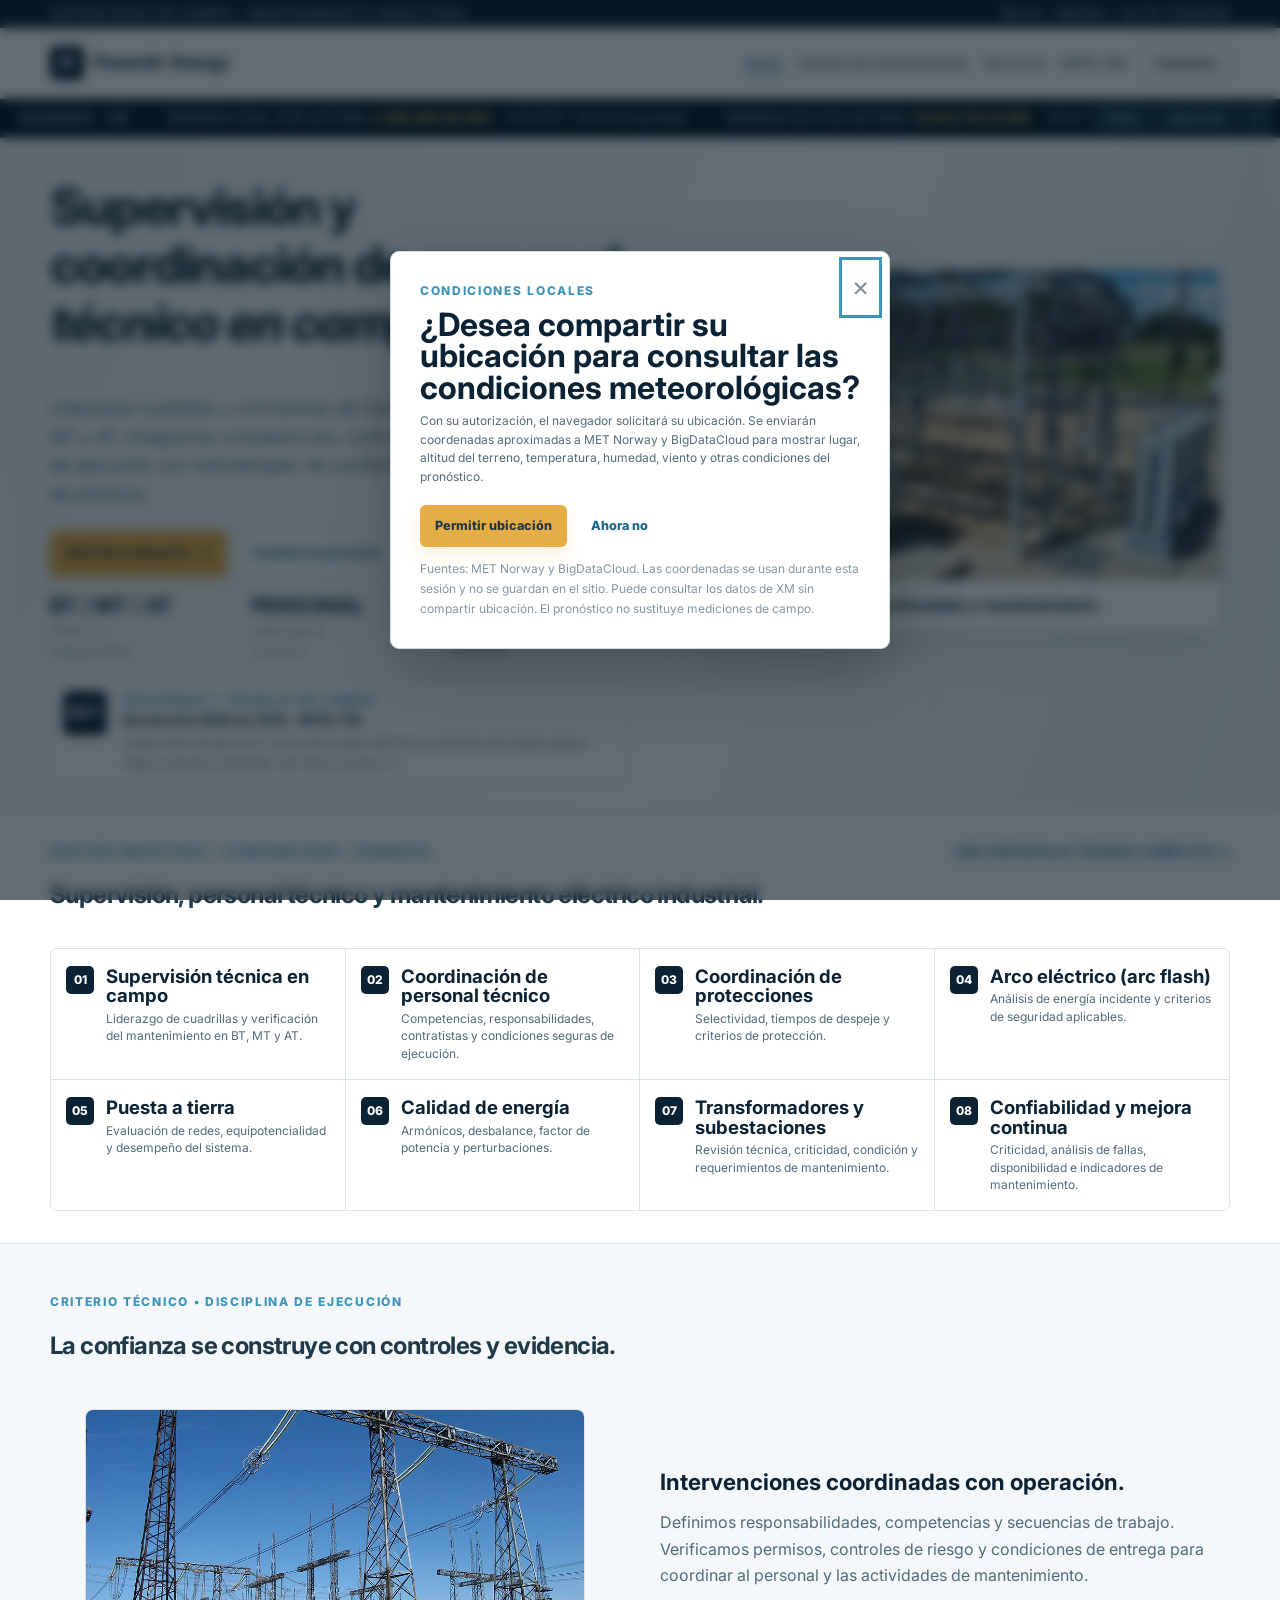
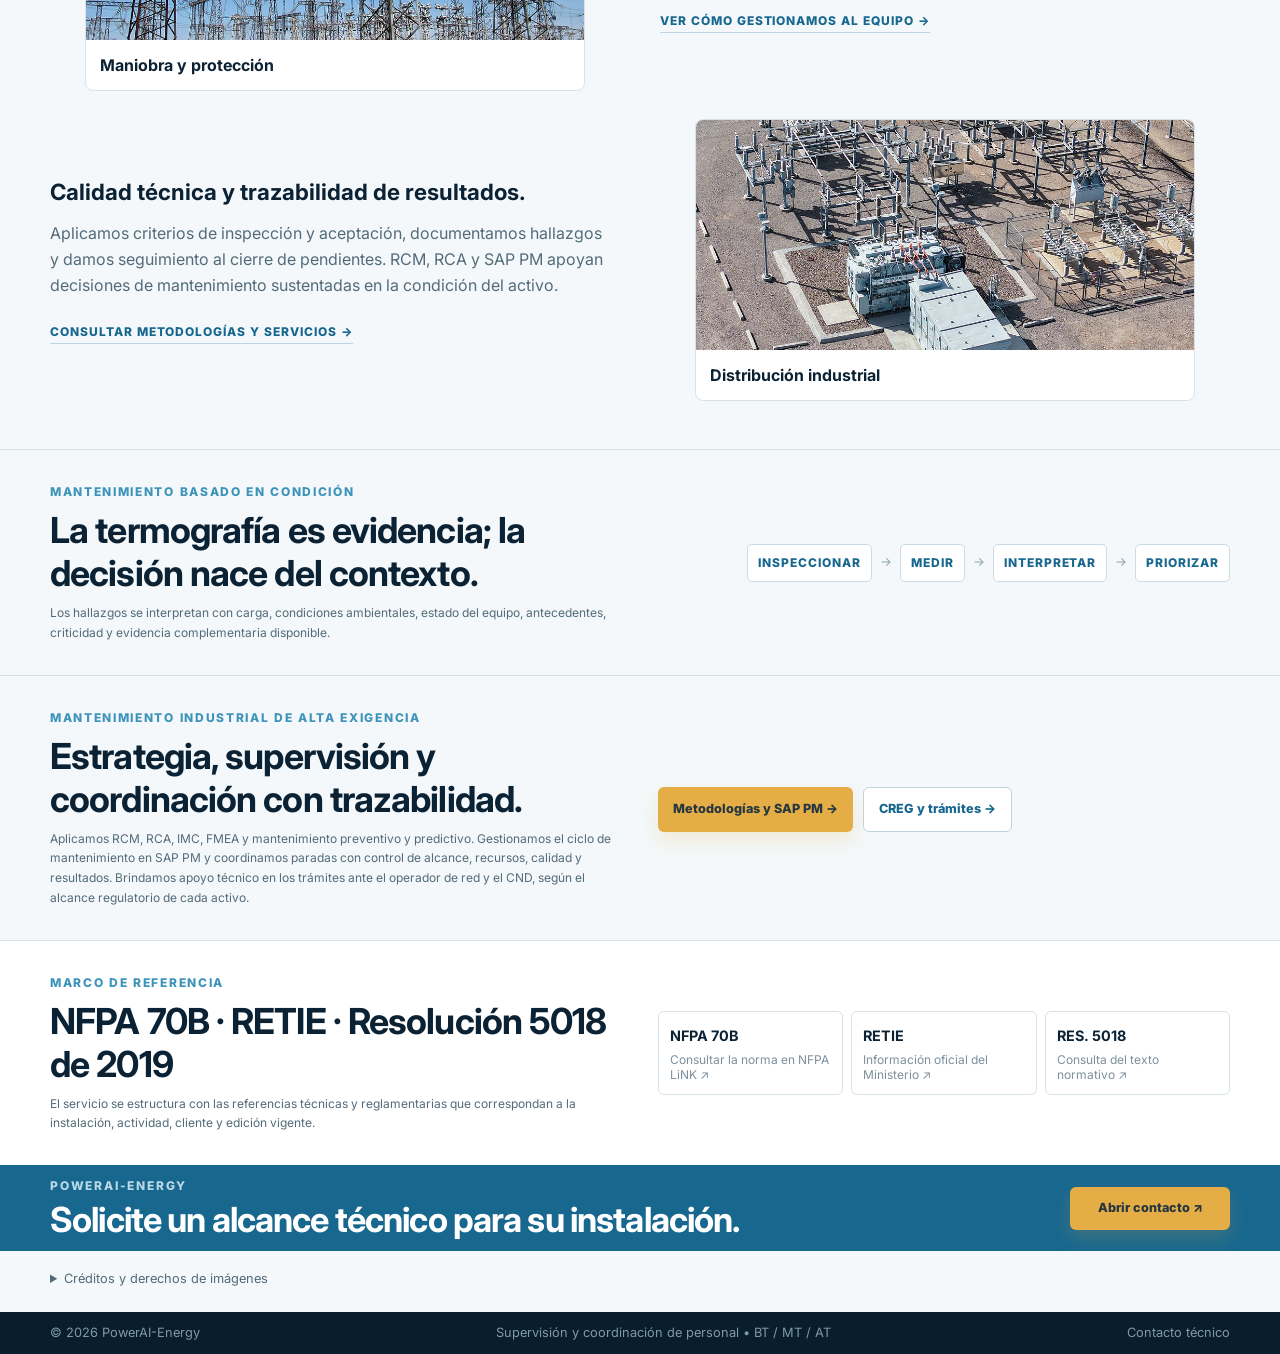
<file: index.html>
<!DOCTYPE html>
<html lang="es">
<head>
<meta charset="UTF-8">
<meta name="viewport" content="width=device-width, initial-scale=1.0">
<meta name="description" content="PowerAI-Energy | Gestión de mantenimiento eléctrico industrial y gerencia de sistemas de potencia en baja, media y alta tensión.">
<meta name="theme-color" content="#0b2235">
<link rel="icon" type="image/svg+xml" href="favicon.svg">
<title>PowerAI-Energy | Gestión de mantenimiento eléctrico industrial</title>
<link rel="preconnect" href="https://fonts.googleapis.com">
<link rel="preconnect" href="https://fonts.gstatic.com" crossorigin>
<link href="https://fonts.googleapis.com/css2?family=Inter:wght@400;500;600;700;800&display=swap" rel="stylesheet">
<link rel="stylesheet" href="styles.css?v=20261013-editorial-audit">
</head>
<body class="single-screen">

<header class="site-header">
  <div class="topbar"><div class="container topbar-inner"><span>SUPERVISIÓN EN CAMPO • MANTENIMIENTO INDUSTRIAL</span><span>BAJA • MEDIA • ALTA TENSIÓN</span></div></div>
  <nav class="nav container" aria-label="Navegación principal">
    <a class="brand" href="index.html" aria-current="page"><span class="brand-mark">P</span><span>PowerAI<span class="brand-dash">-</span>Energy</span></a>
    <button class="menu-toggle" aria-label="Abrir menú" aria-expanded="false" aria-controls="nav-links"><span></span><span></span><span></span></button>
    <div class="nav-links" id="nav-links">
      <a href="index.html" aria-current="page">Inicio</a>
      <a href="supervision.html">Gestión de mantenimiento</a>
      <a href="servicios.html">Servicios</a>
      <a href="nfpa70b.html">NFPA 70B</a>
      <a class="nav-cta" href="contacto.html">Contacto</a>
    </div>
  </nav>
</header>

<div class="live-data-ticker" aria-label="Datos técnicos del sistema eléctrico y condiciones meteorológicas">
  <div class="ticker-viewport" tabindex="0" aria-label="Indicadores desplazables">
    <div class="ticker-track" id="ticker-track">
      <span class="ticker-item ticker-label">INGENIERÍA · XM</span>
      <span id="xm-items" class="ticker-group"><span class="ticker-item">XM <b>Consultando datos publicados…</b></span></span>
      <span id="oil-items" class="ticker-group"><span class="ticker-item">PETRÓLEO <b>Consultando precios de referencia en COP/barril…</b></span></span>
      <span class="ticker-item weather-item">LUGAR <b id="weather-summary">Autorizar ubicación</b></span>
      <span class="ticker-item">TEMPERATURA <b id="weather-temp">—</b></span>
      <span class="ticker-item">HUMEDAD RELATIVA <b id="weather-humidity">—</b></span>
      <span class="ticker-item">VIENTO <b id="weather-wind">—</b></span>
      <span class="ticker-item">RACHAS <b id="weather-gust">—</b></span>
      <span class="ticker-item">DIRECCIÓN <b id="weather-direction">—</b></span>
      <span class="ticker-item">ALTITUD DEL TERRENO <b id="weather-altitude">—</b></span>
      <span class="ticker-item">PRESIÓN AL NIVEL DEL MAR <b id="weather-pressure">—</b></span>
      <span class="ticker-item">NUBOSIDAD <b id="weather-clouds">—</b></span>
      <span class="ticker-item">PRECIPITACIÓN PRÓX. 1 H <b id="weather-rain">—</b></span>
      <span class="ticker-item">PRONÓSTICO MET <b id="weather-date">—</b></span>
    </div>
  </div>
  <div class="ticker-controls">
    <button class="ticker-location" id="engineering-button" type="button" aria-label="Consultar todos los indicadores técnicos publicados">Datos</button>
    <button class="ticker-location" id="location-button" type="button">Ubicación</button>
    <button class="ticker-location" id="ticker-pause" type="button" aria-label="Pausar desplazamiento" aria-pressed="false">Ⅱ</button>
  </div>
</div>
<div class="location-modal" id="location-modal" aria-hidden="true">
  <div class="location-dialog" role="dialog" aria-modal="true" aria-labelledby="location-title">
    <button class="location-close" id="location-close" type="button" aria-label="Cerrar">×</button>
    <span class="panel-label">CONDICIONES LOCALES</span>
    <h2 id="location-title">¿Desea compartir su ubicación para consultar las condiciones meteorológicas?</h2>
    <p>Con su autorización, el navegador solicitará su ubicación. Se enviarán coordenadas aproximadas a MET Norway y BigDataCloud para mostrar lugar, altitud del terreno, temperatura, humedad, viento y otras condiciones del pronóstico.</p>
    <div class="location-actions">
      <button class="btn btn-primary" id="location-allow" type="button">Permitir ubicación</button>
      <button class="btn btn-light" id="location-deny" type="button">Ahora no</button>
    </div>
    <small>Fuentes: <a href="https://api.met.no/" target="_blank" rel="noopener">MET Norway</a> y <a href="https://www.bigdatacloud.com/" target="_blank" rel="noopener">BigDataCloud</a>. Las coordenadas se usan durante esta sesión y no se guardan en el sitio. Puede consultar los datos de XM sin compartir ubicación. El pronóstico no sustituye mediciones de campo.</small>
  </div>
</div>
<div class="location-modal" id="engineering-modal" aria-hidden="true">
  <div class="location-dialog engineering-dialog" role="dialog" aria-modal="true" aria-labelledby="engineering-title">
    <button class="location-close" id="engineering-close" type="button" aria-label="Cerrar">×</button>
    <span class="panel-label">FUENTES PÚBLICAS · DATOS PUBLICADOS</span>
    <h2 id="engineering-title">Indicadores técnicos del sistema eléctrico</h2>
    <p id="engineering-status">Consultando el último conjunto de datos publicado.</p>
    <p>Se consultan los indicadores técnicos agregados del sistema disponibles en la API pública de XM. La consulta no abarca todas las series históricas ni todas las desagregaciones. Cada dato conserva su unidad y su período de publicación.</p>
    <div class="engineering-table-wrap"><table class="engineering-table"><thead><tr><th scope="col">Indicador</th><th scope="col">Valor</th><th scope="col">Fecha / período</th></tr></thead><tbody id="engineering-rows"></tbody></table></div>
    <details><summary>Catálogo técnico publicado por XM</summary><p>Variables y desagregaciones del catálogo público. La tira muestra los agregados del Sistema que hayan respondido a la consulta. La participación por fuente se calcula sobre la generación reportada por los recursos para una misma hora; es el último período publicado, no una medición instantánea.</p><ul id="engineering-catalog"></ul></details>
    <p>Brent y WTI: precios de referencia de la EIA, convertidos a pesos colombianos por barril con la TRM oficial. Las fechas pueden diferir; no son precios de venta local ni cotizaciones en tiempo real.</p>
    <p><a href="https://sinergox.xm.com.co/" target="_blank" rel="noopener">XM / Sinergox ↗</a> · <a href="https://www.eia.gov/dnav/pet/pet_pri_spt_s1_d.htm" target="_blank" rel="noopener">EIA petróleo ↗</a> · <a href="https://fred.stlouisfed.org/series/DCOILBRENTEU" target="_blank" rel="noopener">Brent EIA/FRED ↗</a> · <a href="https://fred.stlouisfed.org/series/DCOILWTICO" target="_blank" rel="noopener">WTI EIA/FRED ↗</a> · <a href="https://www.datos.gov.co/Econom-a-y-Finanzas/TRM/32sa-8pi3" target="_blank" rel="noopener">TRM oficial ↗</a></p>
  </div>
</div>

<main id="inicio">
  <section class="hero-screen">
    <div class="container hero-layout">
      <div class="hero-copy">
        <div class="eyebrow"><span></span> MANTENIMIENTO ELÉCTRICO INDUSTRIAL</div>
        <h1>Supervisión y coordinación de <em>personal técnico en campo.</em></h1>
        <p class="hero-text">
          Lideramos cuadrillas y contratistas de mantenimiento eléctrico en BT, MT y AT. Integramos competencias, control de riesgos HSE y calidad de ejecución con metodologías de confiabilidad y gerencia de sistemas de potencia.
        </p>

        <div class="hero-actions">
          <a class="btn btn-primary" href="contacto.html" target="_blank" rel="noopener">Solicitar evaluación <b>→</b></a>
          <a class="btn btn-light" href="supervision.html#gestion-personal">Gestión de personal</a>
        </div>

        <div class="service-strip">
          <div><strong>BT / MT / AT</strong><span>Centros y subestaciones</span></div>
          <div><strong>PERSONAL</strong><span>Liderazgo de cuadrillas</span></div>
          <div><strong>CAMPO</strong><span>Supervisión y seguridad</span></div>
        </div>

        <div class="standard-callout">
          <div class="standard-mark">SST</div>
          <div>
            <span>SEGURIDAD Y TRABAJO EN CAMPO</span>
            <strong>Resolución 5018 de 2019 · NFPA 70E</strong>
            <p>Supervisión del personal, control del riesgo eléctrico y prácticas de trabajo seguro según el alcance aplicable. <a href="supervision.html#seguridad-personal">Ver título y alcance →</a></p>
          </div>
        </div>
      </div>

<figure class="industrial-photo home-hero-photo"><img src="assets/transformador-subestacion.jpg" fetchpriority="high" alt="Transformador e infraestructura de una subestación eléctrica"><figcaption><strong>Sistemas de potencia: continuidad y mantenimiento</strong></figcaption></figure>
    </div>
  </section>

  <section class="compact-panel power-services" id="servicios">
    <div class="container">
      <div class="power-services-head">
        <div>
          <span class="panel-label">GESTIÓN INDUSTRIAL • CONFIABILIDAD • GERENCIA</span>
          <h2>Supervisión, personal técnico y mantenimiento eléctrico industrial.</h2>
        </div>
        <a class="service-more" href="servicios.html" target="_blank" rel="noopener">Ver portafolio técnico completo ↗</a>
      </div>

      <div class="power-service-grid">
        <article class="power-service-card">
          <span class="ps-icon">01</span><div><h3>Supervisión técnica en campo</h3><p>Liderazgo de cuadrillas y verificación del mantenimiento en BT, MT y AT.</p></div>
        </article>
        <article class="power-service-card">
          <span class="ps-icon">02</span><div><h3>Coordinación de personal técnico</h3><p>Competencias, responsabilidades, contratistas y condiciones seguras de ejecución.</p></div>
        </article>
        <article class="power-service-card">
          <span class="ps-icon">03</span><div><h3>Coordinación de protecciones</h3><p>Selectividad, tiempos de despeje y criterios de protección.</p></div>
        </article>
        <article class="power-service-card">
          <span class="ps-icon">04</span><div><h3>Arco eléctrico (arc flash)</h3><p>Análisis de energía incidente y criterios de seguridad aplicables.</p></div>
        </article>
        <article class="power-service-card">
          <span class="ps-icon">05</span><div><h3>Puesta a tierra</h3><p>Evaluación de redes, equipotencialidad y desempeño del sistema.</p></div>
        </article>
        <article class="power-service-card">
          <span class="ps-icon">06</span><div><h3>Calidad de energía</h3><p>Armónicos, desbalance, factor de potencia y perturbaciones.</p></div>
        </article>
        <article class="power-service-card">
          <span class="ps-icon">07</span><div><h3>Transformadores y subestaciones</h3><p>Revisión técnica, criticidad, condición y requerimientos de mantenimiento.</p></div>
        </article>
        <article class="power-service-card">
          <span class="ps-icon">08</span><div><h3>Confiabilidad y mejora continua</h3><p>Criticidad, análisis de fallas, disponibilidad e indicadores de mantenimiento.</p></div>
        </article>
      </div>
    </div>
  </section>

  <section class="compact-panel operational-assurance" aria-labelledby="assurance-title"><div class="container">
    <div class="power-services-head"><div><span class="panel-label">CRITERIO TÉCNICO • DISCIPLINA DE EJECUCIÓN</span><h2 id="assurance-title">La confianza se construye con controles y evidencia.</h2></div></div>
    <div class="assurance-story">
      <figure class="industrial-photo"><img src="assets/maniobra-alta-tension.jpg" loading="lazy" alt="Equipos de maniobra de alta tensión en una instalación eléctrica"><figcaption><strong>Maniobra y protección</strong></figcaption></figure>
      <div><h3>Intervenciones coordinadas con operación.</h3><p>Definimos responsabilidades, competencias y secuencias de trabajo. Verificamos permisos, controles de riesgo y condiciones de entrega para coordinar al personal y las actividades de mantenimiento.</p><a class="service-more" href="supervision.html#gestion-personal">Ver cómo gestionamos al equipo →</a></div>
    </div>
    <div class="assurance-story assurance-story-reverse">
      <figure class="industrial-photo"><img src="assets/subestacion-distribucion.jpg" loading="lazy" alt="Equipos eléctricos y barras de una subestación de distribución"><figcaption><strong>Distribución industrial</strong></figcaption></figure>
      <div><h3>Calidad técnica y trazabilidad de resultados.</h3><p>Aplicamos criterios de inspección y aceptación, documentamos hallazgos y damos seguimiento al cierre de pendientes. RCM, RCA y SAP PM apoyan decisiones de mantenimiento sustentadas en la condición del activo.</p><a class="service-more" href="servicios.html#metodologias">Consultar metodologías y servicios →</a></div>
    </div>
  </div></section>
  <section class="compact-panel light" id="condicion">
    <div class="container condition-row">
      <div>
        <span class="panel-label">MANTENIMIENTO BASADO EN CONDICIÓN</span>
        <h2>La termografía es evidencia; la decisión nace del contexto.</h2>
        <p>Los hallazgos se interpretan con carga, condiciones ambientales, estado del equipo, antecedentes, criticidad y evidencia complementaria disponible.</p>
      </div>
      <div class="condition-badges">
        <span>INSPECCIONAR</span><i>→</i><span>MEDIR</span><i>→</i><span>INTERPRETAR</span><i>→</i><span>PRIORIZAR</span>
      </div>
    </div>
  </section>

  <section class="compact-panel light"><div class="container condition-row"><div><span class="panel-label">MANTENIMIENTO INDUSTRIAL DE ALTA EXIGENCIA</span><h2>Estrategia, supervisión y coordinación con trazabilidad.</h2><p>Aplicamos RCM, RCA, IMC, FMEA y mantenimiento preventivo y predictivo. Gestionamos el ciclo de mantenimiento en SAP PM y coordinamos paradas con control de alcance, recursos, calidad y resultados. Brindamos apoyo técnico en los trámites ante el operador de red y el CND, según el alcance regulatorio de cada activo.</p></div><div class="hero-actions"><a class="btn btn-primary" href="servicios.html#metodologias">Metodologías y SAP PM →</a><a class="btn btn-light" href="servicios.html#creg">CREG y trámites →</a></div></div></section>
  <section class="compact-panel standards" id="normativa">
    <div class="container standards-row">
      <div>
        <span class="panel-label">MARCO DE REFERENCIA</span>
        <h2>NFPA 70B · RETIE · Resolución 5018 de 2019</h2>
        <p>El servicio se estructura con las referencias técnicas y reglamentarias que correspondan a la instalación, actividad, cliente y edición vigente.</p>
      </div>
      <div class="standards-links">
        <a href="https://link.nfpa.org/all-publications/1451/2007" target="_blank" rel="noopener"><strong>NFPA 70B</strong><span>Consultar la norma en NFPA LiNK ↗</span></a>
        <a href="https://www.minenergia.gov.co/es/misional/energia-electrica-2/reglamentos-tecnicos/reglamento-t%C3%A9cnico-de-instalaciones-el%C3%A9ctricas-retie/" target="_blank" rel="noopener"><strong>RETIE</strong><span>Información oficial del Ministerio ↗</span></a>
        <a href="https://normograma.superservicios.gov.co/normograma/compilacion/docs/resolucion_mtra_5018_2019.htm" target="_blank" rel="noopener"><strong>RES. 5018</strong><span>Consulta del texto normativo ↗</span></a>
      </div>
    </div>
  </section>

  <section class="contact-teaser">
    <div class="container contact-teaser-inner">
      <div><span>POWERAI-ENERGY</span><h2>Solicite un alcance técnico para su instalación.</h2></div>
      <a class="btn btn-primary" href="contacto.html" target="_blank" rel="noopener">Abrir contacto ↗</a>
    </div>
  </section>
</main>





<div class="container image-credits-section">
  <details class="image-rights-details">
    <summary>Créditos y derechos de imágenes</summary>
    <p>Las fotografías externas se utilizan como referencias de entornos eléctricos industriales. Sus fuentes y condiciones de uso se relacionan a continuación.</p>
    <ul><li><strong>Transformación de potencia:</strong> Wikimedia Commons. <a href="https://commons.wikimedia.org/wiki/File:Transformer_at_substation.jpg" target="_blank" rel="noopener">Fuente, autoría y condiciones de uso ↗</a></li><li><strong>Maniobra y protección:</strong> Wikimedia Commons. <a href="https://commons.wikimedia.org/wiki/File:High_voltage_switchgear.jpg" target="_blank" rel="noopener">Fuente, autoría y condiciones de uso ↗</a></li><li><strong>Subestación de distribución:</strong> Wikimedia Commons. <a href="https://commons.wikimedia.org/wiki/File:Distribution_substation_switchgear.jpg" target="_blank" rel="noopener">Fuente, autoría y condiciones de uso ↗</a></li></ul>
  </details>
</div>
<footer class="footer"><div class="container footer-inner"><span>© <span id="year"></span> PowerAI-Energy</span><span>Supervisión y coordinación de personal • BT / MT / AT</span><a href="contacto.html">Contacto técnico</a></div></footer>
<script src="script.js?v=20261021-cloudflare"></script>
</body>
</html>
</file>
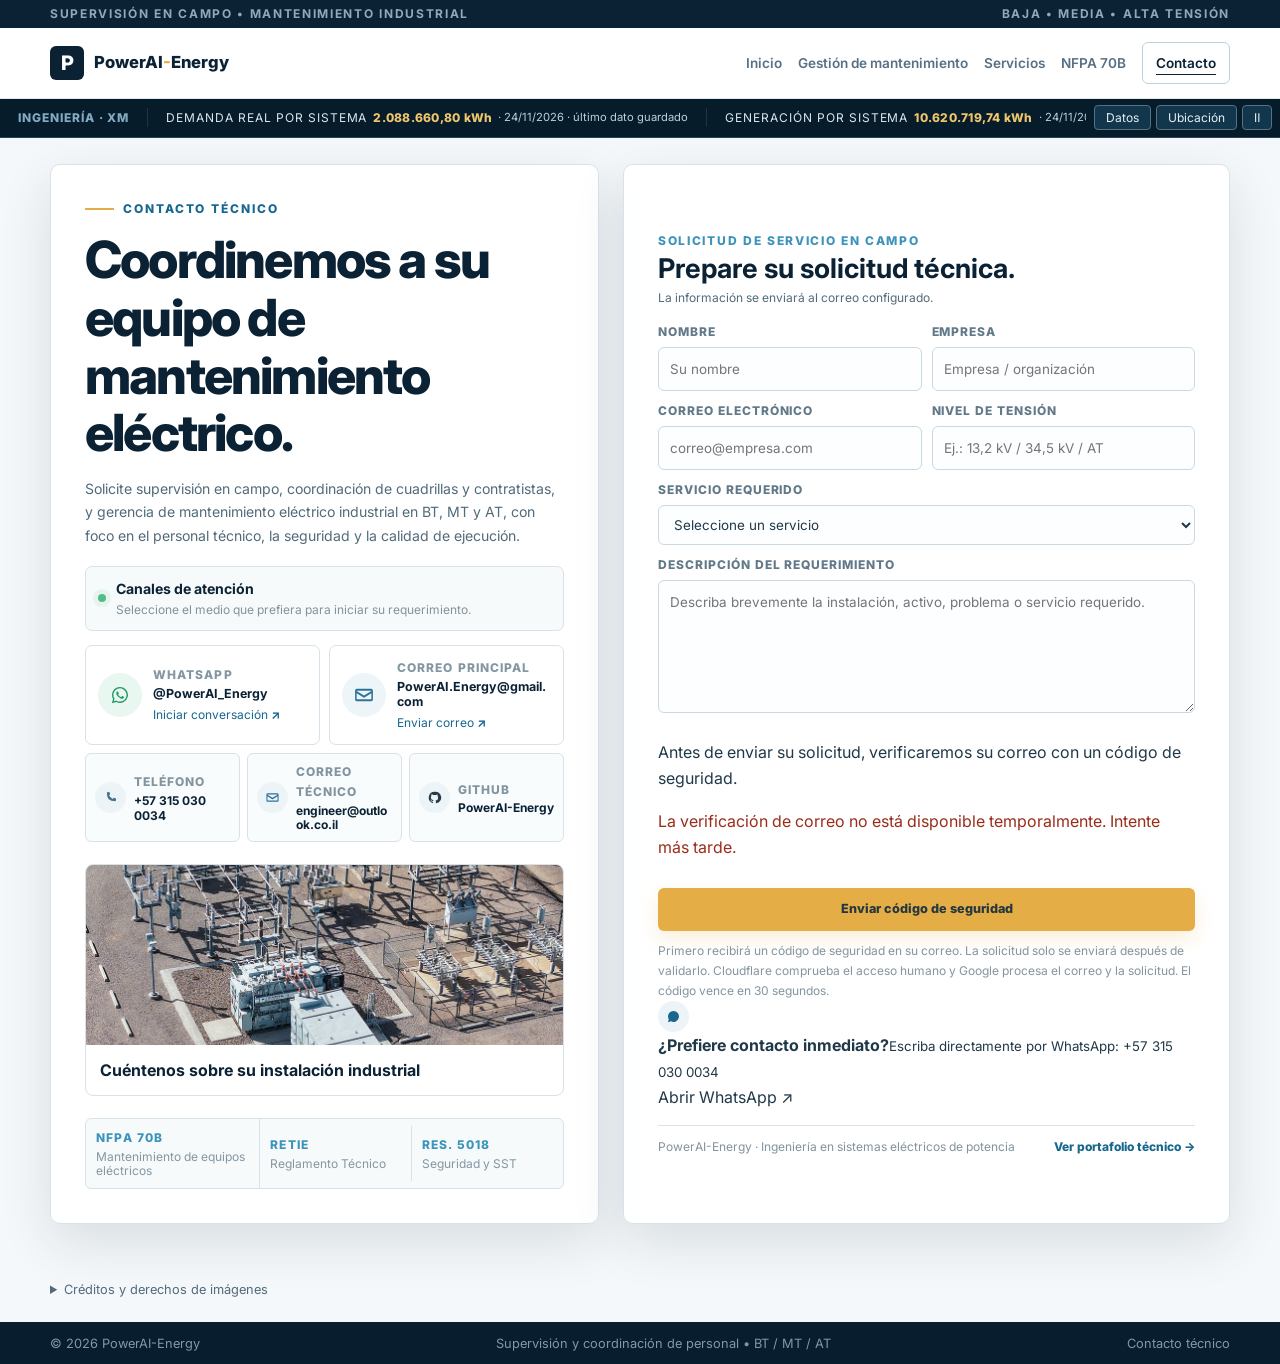
<file: contacto.html>
<!DOCTYPE html>
<html lang="es">
<head>
<meta charset="UTF-8">
<meta name="viewport" content="width=device-width, initial-scale=1.0">
<meta name="description" content="Contacto técnico PowerAI-Energy | Gestión de mantenimiento eléctrico industrial y gerencia de sistemas de potencia en BT, MT y AT.">
<title>PowerAI-Energy | Contacto técnico</title>
<link rel="preconnect" href="https://fonts.googleapis.com">
<link rel="preconnect" href="https://fonts.gstatic.com" crossorigin>
<link href="https://fonts.googleapis.com/css2?family=Inter:wght@400;500;600;700;800&display=swap" rel="stylesheet">
<link rel="stylesheet" href="styles.css?v=20261013-editorial-audit">
</head>
<body class="contact-page">
<header class="site-header">
  <div class="topbar"><div class="container topbar-inner"><span>SUPERVISIÓN EN CAMPO • MANTENIMIENTO INDUSTRIAL</span><span>BAJA • MEDIA • ALTA TENSIÓN</span></div></div>
  <nav class="nav container" aria-label="Navegación principal">
    <a class="brand" href="index.html"><span class="brand-mark">P</span><span>PowerAI<span class="brand-dash">-</span>Energy</span></a>
    <button class="menu-toggle" aria-label="Abrir menú" aria-expanded="false" aria-controls="nav-links"><span></span><span></span><span></span></button>
    <div class="nav-links" id="nav-links">
      <a href="index.html">Inicio</a>
      <a href="supervision.html">Gestión de mantenimiento</a>
      <a href="servicios.html">Servicios</a>
      <a href="nfpa70b.html">NFPA 70B</a>
      <a class="nav-cta" href="contacto.html" aria-current="page">Contacto</a>
    </div>
  </nav>
</header>
<div class="live-data-ticker" aria-label="Datos técnicos del sistema eléctrico y condiciones meteorológicas">
  <div class="ticker-viewport" tabindex="0" aria-label="Indicadores desplazables">
    <div class="ticker-track" id="ticker-track">
      <span class="ticker-item ticker-label">INGENIERÍA · XM</span>
      <span id="xm-items" class="ticker-group"><span class="ticker-item">XM <b>Consultando datos publicados…</b></span></span>
      <span id="oil-items" class="ticker-group"><span class="ticker-item">PETRÓLEO <b>Consultando precios de referencia en COP/barril…</b></span></span>
      <span class="ticker-item weather-item">LUGAR <b id="weather-summary">Autorizar ubicación</b></span>
      <span class="ticker-item">TEMPERATURA <b id="weather-temp">—</b></span>
      <span class="ticker-item">HUMEDAD RELATIVA <b id="weather-humidity">—</b></span>
      <span class="ticker-item">VIENTO <b id="weather-wind">—</b></span>
      <span class="ticker-item">RACHAS <b id="weather-gust">—</b></span>
      <span class="ticker-item">DIRECCIÓN <b id="weather-direction">—</b></span>
      <span class="ticker-item">ALTITUD DEL TERRENO <b id="weather-altitude">—</b></span>
      <span class="ticker-item">PRESIÓN AL NIVEL DEL MAR <b id="weather-pressure">—</b></span>
      <span class="ticker-item">NUBOSIDAD <b id="weather-clouds">—</b></span>
      <span class="ticker-item">PRECIPITACIÓN PRÓX. 1 H <b id="weather-rain">—</b></span>
      <span class="ticker-item">PRONÓSTICO MET <b id="weather-date">—</b></span>
    </div>
  </div>
  <div class="ticker-controls">
    <button class="ticker-location" id="engineering-button" type="button" aria-label="Consultar todos los indicadores técnicos publicados">Datos</button>
    <button class="ticker-location" id="location-button" type="button">Ubicación</button>
    <button class="ticker-location" id="ticker-pause" type="button" aria-label="Pausar desplazamiento" aria-pressed="false">Ⅱ</button>
  </div>
</div>
<div class="location-modal" id="location-modal" aria-hidden="true">
  <div class="location-dialog" role="dialog" aria-modal="true" aria-labelledby="location-title">
    <button class="location-close" id="location-close" type="button" aria-label="Cerrar">×</button>
    <span class="panel-label">CONDICIONES LOCALES</span>
    <h2 id="location-title">¿Desea compartir su ubicación para consultar las condiciones meteorológicas?</h2>
    <p>Con su autorización, el navegador solicitará su ubicación. Se enviarán coordenadas aproximadas a MET Norway y BigDataCloud para mostrar lugar, altitud del terreno, temperatura, humedad, viento y otras condiciones del pronóstico.</p>
    <div class="location-actions">
      <button class="btn btn-primary" id="location-allow" type="button">Permitir ubicación</button>
      <button class="btn btn-light" id="location-deny" type="button">Ahora no</button>
    </div>
    <small>Fuentes: <a href="https://api.met.no/" target="_blank" rel="noopener">MET Norway</a> y <a href="https://www.bigdatacloud.com/" target="_blank" rel="noopener">BigDataCloud</a>. Las coordenadas se usan durante esta sesión y no se guardan en el sitio. Puede consultar los datos de XM sin compartir ubicación. El pronóstico no sustituye mediciones de campo.</small>
  </div>
</div>
<div class="location-modal" id="engineering-modal" aria-hidden="true">
  <div class="location-dialog engineering-dialog" role="dialog" aria-modal="true" aria-labelledby="engineering-title">
    <button class="location-close" id="engineering-close" type="button" aria-label="Cerrar">×</button>
    <span class="panel-label">FUENTES PÚBLICAS · DATOS PUBLICADOS</span>
    <h2 id="engineering-title">Indicadores técnicos del sistema eléctrico</h2>
    <p id="engineering-status">Consultando el último conjunto de datos publicado.</p>
    <p>Se consultan los indicadores técnicos agregados del sistema disponibles en la API pública de XM. La consulta no abarca todas las series históricas ni todas las desagregaciones. Cada dato conserva su unidad y su período de publicación.</p>
    <div class="engineering-table-wrap"><table class="engineering-table"><thead><tr><th scope="col">Indicador</th><th scope="col">Valor</th><th scope="col">Fecha / período</th></tr></thead><tbody id="engineering-rows"></tbody></table></div>
    <details><summary>Catálogo técnico publicado por XM</summary><p>Variables y desagregaciones del catálogo público. La tira muestra los agregados del Sistema que hayan respondido a la consulta. La participación por fuente se calcula sobre la generación reportada por los recursos para una misma hora; es el último período publicado, no una medición instantánea.</p><ul id="engineering-catalog"></ul></details>
    <p>Brent y WTI: precios de referencia de la EIA, convertidos a pesos colombianos por barril con la TRM oficial. Las fechas pueden diferir; no son precios de venta local ni cotizaciones en tiempo real.</p>
    <p><a href="https://sinergox.xm.com.co/" target="_blank" rel="noopener">XM / Sinergox ↗</a> · <a href="https://www.eia.gov/dnav/pet/pet_pri_spt_s1_d.htm" target="_blank" rel="noopener">EIA petróleo ↗</a> · <a href="https://fred.stlouisfed.org/series/DCOILBRENTEU" target="_blank" rel="noopener">Brent EIA/FRED ↗</a> · <a href="https://fred.stlouisfed.org/series/DCOILWTICO" target="_blank" rel="noopener">WTI EIA/FRED ↗</a> · <a href="https://www.datos.gov.co/Econom-a-y-Finanzas/TRM/32sa-8pi3" target="_blank" rel="noopener">TRM oficial ↗</a></p>
  </div>
</div>


<main class="contact-main">
  <div class="container contact-shell">
    <section class="contact-info">
      <div class="contact-kicker"><span></span> CONTACTO TÉCNICO</div>
      <h1>Coordinemos a su equipo de mantenimiento eléctrico.</h1>
      <p class="contact-intro">Solicite supervisión en campo, coordinación de cuadrillas y contratistas, y gerencia de mantenimiento eléctrico industrial en BT, MT y AT, con foco en el personal técnico, la seguridad y la calidad de ejecución.</p>


      <div class="contact-status">
        <span class="status-dot"></span>
        <div><strong>Canales de atención</strong><small>Seleccione el medio que prefiera para iniciar su requerimiento.</small></div>
      </div>

      <div class="contact-primary">
        <a class="contact-primary-card whatsapp" href="https://wa.me/573150300034" target="_blank" rel="noopener">
          <span class="contact-round-icon"><svg viewBox="0 0 24 24" aria-hidden="true"><path d="M12 3.15a8.76 8.76 0 0 0-7.58 13.14L3.12 21l4.88-1.27A8.76 8.76 0 1 0 12 3.15Zm0 15.95a7.15 7.15 0 0 1-3.59-.96l-.25-.15-2.88.75.77-2.8-.16-.26A7.15 7.15 0 1 1 12 19.1Zm3.95-5.25c-.21-.11-1.25-.61-1.45-.68-.19-.07-.33-.1-.47.11-.14.21-.54.68-.66.82-.12.14-.24.16-.45.05-.21-.1-.88-.32-1.67-1.02-.61-.54-1.02-1.2-1.15-1.4-.12-.21-.01-.32.09-.42.09-.09.21-.24.32-.36.1-.12.14-.21.21-.35.07-.14.04-.26-.02-.37-.05-.11-.47-1.14-.65-1.56-.17-.41-.34-.35-.47-.36h-.4c-.14 0-.36.05-.55.26-.19.21-.71.69-.71 1.7s.74 1.98.83 2.11c.09.14 1.47 2.25 3.56 3.17.5.22.89.35 1.2.45.5.16.95.14 1.31.08.4-.06 1.25-.51 1.43-.99.18-.49.18-.91.12-1-.05-.09-.18-.14-.4-.25Z"/></svg></span>
          <span><small>WHATSAPP</small><strong>@PowerAI_Energy</strong><em>Iniciar conversación <b>↗</b></em></span>
        </a>
        <a class="contact-primary-card email" href="mailto:PowerAI.Energy@gmail.com">
          <span class="contact-round-icon"><svg viewBox="0 0 24 24" aria-hidden="true"><path d="M4 5.3h16A1.7 1.7 0 0 1 21.7 7v10A1.7 1.7 0 0 1 20 18.7H4A1.7 1.7 0 0 1 2.3 17V7A1.7 1.7 0 0 1 4 5.3Zm0 2v.2l8 5.04 8-5.04v-.2H4Zm16 9.4v-6.6l-7.46 4.7a1 1 0 0 1-1.08 0L4 10.1v6.6h16Z"/></svg></span>
          <span><small>CORREO PRINCIPAL</small><strong>PowerAI.Energy@gmail.com</strong><em>Enviar correo <b>↗</b></em></span>
        </a>
      </div>

      <div class="contact-secondary">
        <a class="secondary-card" href="tel:+573150300034"><span class="small-round-icon phone"><svg viewBox="0 0 24 24"><path d="M7 3.4 9.18 3c.47-.09.94.15 1.13.59l1.06 2.58c.15.36.05.78-.24 1.04L9.78 8.5a12.36 12.36 0 0 0 5.72 5.72l1.31-1.43c.28-.3.7-.4 1.07-.24l2.58 1.06c.44.18.68.66.59 1.13l-.42 2.18c-.1.52-.55.9-1.08.9C10.16 17.82 6.18 13.84 6.18 4.45c0-.52.38-.97.82-1.05Z"/></svg></span><span><small>TELÉFONO</small><b>+57 315 030 0034</b></span></a>
        <a class="secondary-card" href="mailto:engineer@outlook.co.il"><span class="small-round-icon mail"><svg viewBox="0 0 24 24"><path d="M4 5.3h16A1.7 1.7 0 0 1 21.7 7v10A1.7 1.7 0 0 1 20 18.7H4A1.7 1.7 0 0 1 2.3 17V7A1.7 1.7 0 0 1 4 5.3Zm0 2v.2l8 5.04 8-5.04v-.2H4Zm16 9.4v-6.6l-7.46 4.7a1 1 0 0 1-1.08 0L4 10.1v6.6h16Z"/></svg></span><span><small>CORREO TÉCNICO</small><b>engineer@outlook.co.il</b></span></a>
        <a class="secondary-card" href="https://github.com/PowerAI-Energy" target="_blank" rel="noopener"><span class="small-round-icon github"><svg viewBox="0 0 24 24"><path d="M12 2.9a9.15 9.15 0 0 0-2.9 17.83c.46.09.63-.2.63-.45v-1.56c-2.53.55-3.06-1.08-3.06-1.08-.41-1.06-1.02-1.35-1.02-1.35-.83-.57.06-.56.06-.56.91.06 1.39.94 1.39.94.81 1.38 2.14.98 2.66.75.08-.59.32-1 .58-1.22-2.02-.23-4.14-1.01-4.14-4.48 0-.99.35-1.8.93-2.43-.09-.23-.4-1.15.09-2.39 0 0 .75-.24 2.47.94A8.55 8.55 0 0 1 12 8c.77 0 1.55.1 2.27.33 1.72-1.18 2.47-.94 2.47-.94.49 1.24.18 2.16.09 2.39.58.63.93 1.44.93 2.43 0 3.48-2.12 4.26-4.15 4.48.33.29.62.83.62 1.67v2.52c0 .25.17.53.64.44A9.15 9.15 0 0 0 12 2.9Z"/></svg></span><span><small>GITHUB</small><b>PowerAI-Energy</b></span></a>
      </div>

<figure class="industrial-photo contact-industrial-photo"><img src="assets/subestacion-distribucion.jpg" loading="lazy" alt="Infraestructura eléctrica de una subestación de distribución"><figcaption><strong>Cuéntenos sobre su instalación industrial</strong></figcaption></figure>
      <div class="contact-reference">
        <div><span>NFPA 70B</span><small>Mantenimiento de equipos eléctricos</small></div>
        <div><span>RETIE</span><small>Reglamento Técnico</small></div>
        <div><span>RES. 5018</span><small>Seguridad y SST</small></div>
      </div>
    </section>

    <section class="contact-form-panel">
      <div class="form-title"><span>SOLICITUD DE SERVICIO EN CAMPO</span><strong>Prepare su solicitud técnica.</strong><p>La información se enviará al correo configurado.</p></div>
      <form id="contact-form" action="https://powerai-energy.pages.dev/api/contact" method="POST" accept-charset="UTF-8">
        <div class="form-grid-two">
          <label>Nombre<input name="nombre" required placeholder="Su nombre"></label>
          <label>Empresa<input name="empresa" placeholder="Empresa / organización"></label>
        </div>
        <div class="form-grid-two">
          <label>Correo electrónico<input type="email" name="email" required placeholder="correo@empresa.com"></label>
          <label>Nivel de tensión<input name="tension" placeholder="Ej.: 13,2 kV / 34,5 kV / AT"></label>
        </div>
        <label>Servicio requerido<select name="servicio">
          <option value="">Seleccione un servicio</option>
          <option>Gestión de mantenimiento eléctrico industrial</option>
          <option>Gerencia de sistemas de potencia — BT / MT / AT</option>
          <option>Planificación y control de mantenimiento</option>
          <option>Supervisión en campo y coordinación de personal técnico</option>
          <option>Gestión de cuadrillas, contratistas y competencias</option>
          <option>Liderazgo HSE y aseguramiento de calidad en campo</option>
          <option>Aseguramiento de condiciones de trabajo — Resolución 5018 / NFPA 70E</option>
          <option>RCM / RCA / IMC / FMEA y confiabilidad</option>
          <option>Gestión de mantenimiento en SAP PM</option>
          <option>Trámites ante el operador de red / coordinación con el CND</option>
          <option>Asesoría en sistemas eléctricos de potencia</option>
          <option>Flujo de carga</option><option>Cortocircuito</option>
          <option>Coordinación de protecciones</option><option>Arco eléctrico (arc flash) / energía incidente</option>
          <option>Calidad de energía</option><option>Puesta a tierra</option>
          <option>Termografía infrarroja</option><option>Mantenimiento basado en condición</option>
          <option>Transformador / subestación</option><option>Otro requerimiento técnico</option>
        </select></label>
        <label>Descripción del requerimiento<textarea name="mensaje" rows="5" required placeholder="Describa brevemente la instalación, activo, problema o servicio requerido."></textarea></label>
        <button class="btn btn-primary" type="submit"><span>Enviar solicitud</span><b>→</b></button>
        <small class="privacy-note">Primero recibirá un código de seguridad en su correo. La solicitud solo se enviará después de validarlo. Cloudflare comprueba el acceso humano y Google procesa el correo y la solicitud. El código vence en 30 segundos.</small>
        <noscript>Active JavaScript para verificar su correo y enviar la solicitud.</noscript>
      </form>
      <div class="whatsapp-direct">
        <span class="small-round-icon whatsapp-mini"><svg viewBox="0 0 24 24"><path d="M12 3.15a8.76 8.76 0 0 0-7.58 13.14L3.12 21l4.88-1.27A8.76 8.76 0 1 0 12 3.15Z"/></svg></span>
        <div><strong>¿Prefiere contacto inmediato?</strong><small>Escriba directamente por WhatsApp: +57 315 030 0034</small></div>
        <a href="https://wa.me/573150300034" target="_blank" rel="noopener">Abrir WhatsApp ↗</a>
      </div>
      <div class="form-footer"><span>PowerAI-Energy · Ingeniería en sistemas eléctricos de potencia</span><a href="servicios.html">Ver portafolio técnico →</a></div>
    </section>
  </div>
</main>
<div class="container image-credits-section">
  <details class="image-rights-details">
    <summary>Créditos y derechos de imágenes</summary>
    <p>Las fotografías externas se utilizan como referencias de entornos eléctricos industriales. Sus fuentes y condiciones de uso se relacionan a continuación.</p>
    <ul><li><strong>Subestación de distribución:</strong> Wikimedia Commons. <a href="https://commons.wikimedia.org/wiki/File:Distribution_substation_switchgear.jpg" target="_blank" rel="noopener">Fuente, autoría y condiciones de uso ↗</a></li></ul>
  </details>
</div>
<footer class="footer"><div class="container footer-inner"><span>© <span id="year"></span> PowerAI-Energy</span><span>Supervisión y coordinación de personal • BT / MT / AT</span><a href="contacto.html">Contacto técnico</a></div></footer>
<script src="script.js?v=20261021-cloudflare"></script>
<script src="contact-verification.js?v=20261021-email30"></script>
</body>
</html>
</file>
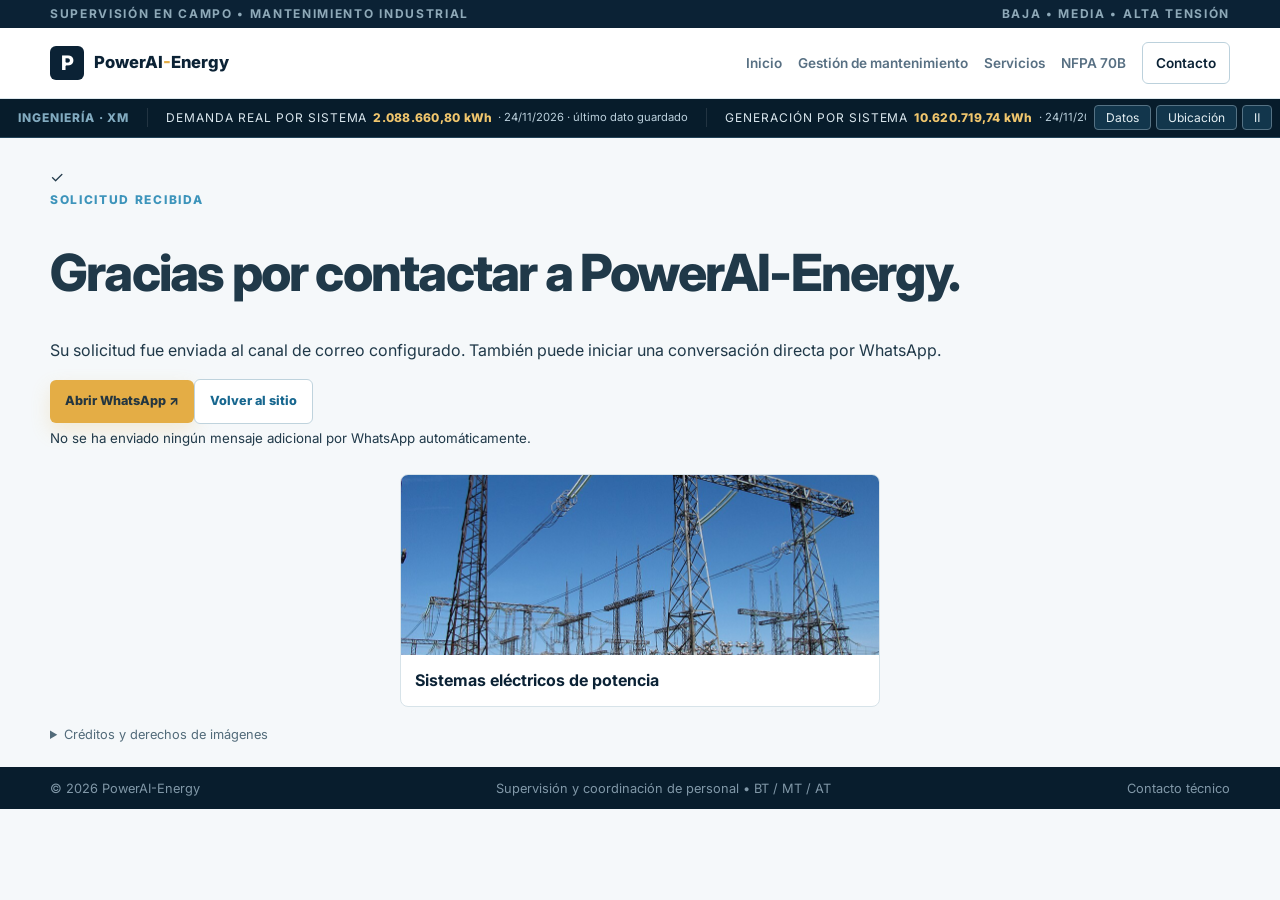
<file: gracias.html>
<!DOCTYPE html>
<html lang="es">
<head>
<meta charset="UTF-8">
<meta name="viewport" content="width=device-width, initial-scale=1.0">
<title>PowerAI-Energy | Solicitud enviada</title>
<link rel="preconnect" href="https://fonts.googleapis.com">
<link rel="preconnect" href="https://fonts.gstatic.com" crossorigin>
<link href="https://fonts.googleapis.com/css2?family=Inter:wght@400;500;600;700;800&display=swap" rel="stylesheet">
<link rel="stylesheet" href="styles.css?v=20261013-editorial-audit">
</head>
<body class="contact-page thank-page">
<header class="site-header">
  <div class="topbar"><div class="container topbar-inner"><span>SUPERVISIÓN EN CAMPO • MANTENIMIENTO INDUSTRIAL</span><span>BAJA • MEDIA • ALTA TENSIÓN</span></div></div>
  <nav class="nav container" aria-label="Navegación principal">
    <a class="brand" href="index.html"><span class="brand-mark">P</span><span>PowerAI<span class="brand-dash">-</span>Energy</span></a>
    <button class="menu-toggle" aria-label="Abrir menú" aria-expanded="false" aria-controls="nav-links"><span></span><span></span><span></span></button>
    <div class="nav-links" id="nav-links">
      <a href="index.html">Inicio</a>
      <a href="supervision.html">Gestión de mantenimiento</a>
      <a href="servicios.html">Servicios</a>
      <a href="nfpa70b.html">NFPA 70B</a>
      <a class="nav-cta" href="contacto.html">Contacto</a>
    </div>
  </nav>
</header>
<div class="live-data-ticker" aria-label="Datos técnicos del sistema eléctrico y condiciones meteorológicas">
  <div class="ticker-viewport" tabindex="0" aria-label="Indicadores desplazables">
    <div class="ticker-track" id="ticker-track">
      <span class="ticker-item ticker-label">INGENIERÍA · XM</span>
      <span id="xm-items" class="ticker-group"><span class="ticker-item">XM <b>Consultando datos publicados…</b></span></span>
      <span id="oil-items" class="ticker-group"><span class="ticker-item">PETRÓLEO <b>Consultando precios de referencia en COP/barril…</b></span></span>
      <span class="ticker-item weather-item">LUGAR <b id="weather-summary">Autorizar ubicación</b></span>
      <span class="ticker-item">TEMPERATURA <b id="weather-temp">—</b></span>
      <span class="ticker-item">HUMEDAD RELATIVA <b id="weather-humidity">—</b></span>
      <span class="ticker-item">VIENTO <b id="weather-wind">—</b></span>
      <span class="ticker-item">RACHAS <b id="weather-gust">—</b></span>
      <span class="ticker-item">DIRECCIÓN <b id="weather-direction">—</b></span>
      <span class="ticker-item">ALTITUD DEL TERRENO <b id="weather-altitude">—</b></span>
      <span class="ticker-item">PRESIÓN AL NIVEL DEL MAR <b id="weather-pressure">—</b></span>
      <span class="ticker-item">NUBOSIDAD <b id="weather-clouds">—</b></span>
      <span class="ticker-item">PRECIPITACIÓN PRÓX. 1 H <b id="weather-rain">—</b></span>
      <span class="ticker-item">PRONÓSTICO MET <b id="weather-date">—</b></span>
    </div>
  </div>
  <div class="ticker-controls">
    <button class="ticker-location" id="engineering-button" type="button" aria-label="Consultar todos los indicadores técnicos publicados">Datos</button>
    <button class="ticker-location" id="location-button" type="button">Ubicación</button>
    <button class="ticker-location" id="ticker-pause" type="button" aria-label="Pausar desplazamiento" aria-pressed="false">Ⅱ</button>
  </div>
</div>
<div class="location-modal" id="location-modal" aria-hidden="true">
  <div class="location-dialog" role="dialog" aria-modal="true" aria-labelledby="location-title">
    <button class="location-close" id="location-close" type="button" aria-label="Cerrar">×</button>
    <span class="panel-label">CONDICIONES LOCALES</span>
    <h2 id="location-title">¿Desea compartir su ubicación para consultar las condiciones meteorológicas?</h2>
    <p>Con su autorización, el navegador solicitará su ubicación. Se enviarán coordenadas aproximadas a MET Norway y BigDataCloud para mostrar lugar, altitud del terreno, temperatura, humedad, viento y otras condiciones del pronóstico.</p>
    <div class="location-actions">
      <button class="btn btn-primary" id="location-allow" type="button">Permitir ubicación</button>
      <button class="btn btn-light" id="location-deny" type="button">Ahora no</button>
    </div>
    <small>Fuentes: <a href="https://api.met.no/" target="_blank" rel="noopener">MET Norway</a> y <a href="https://www.bigdatacloud.com/" target="_blank" rel="noopener">BigDataCloud</a>. Las coordenadas se usan durante esta sesión y no se guardan en el sitio. Puede consultar los datos de XM sin compartir ubicación. El pronóstico no sustituye mediciones de campo.</small>
  </div>
</div>
<div class="location-modal" id="engineering-modal" aria-hidden="true">
  <div class="location-dialog engineering-dialog" role="dialog" aria-modal="true" aria-labelledby="engineering-title">
    <button class="location-close" id="engineering-close" type="button" aria-label="Cerrar">×</button>
    <span class="panel-label">FUENTES PÚBLICAS · DATOS PUBLICADOS</span>
    <h2 id="engineering-title">Indicadores técnicos del sistema eléctrico</h2>
    <p id="engineering-status">Consultando el último conjunto de datos publicado.</p>
    <p>Se consultan los indicadores técnicos agregados del sistema disponibles en la API pública de XM. La consulta no abarca todas las series históricas ni todas las desagregaciones. Cada dato conserva su unidad y su período de publicación.</p>
    <div class="engineering-table-wrap"><table class="engineering-table"><thead><tr><th scope="col">Indicador</th><th scope="col">Valor</th><th scope="col">Fecha / período</th></tr></thead><tbody id="engineering-rows"></tbody></table></div>
    <details><summary>Catálogo técnico publicado por XM</summary><p>Variables y desagregaciones del catálogo público. La tira muestra los agregados del Sistema que hayan respondido a la consulta. La participación por fuente se calcula sobre la generación reportada por los recursos para una misma hora; es el último período publicado, no una medición instantánea.</p><ul id="engineering-catalog"></ul></details>
    <p>Brent y WTI: precios de referencia de la EIA, convertidos a pesos colombianos por barril con la TRM oficial. Las fechas pueden diferir; no son precios de venta local ni cotizaciones en tiempo real.</p>
    <p><a href="https://sinergox.xm.com.co/" target="_blank" rel="noopener">XM / Sinergox ↗</a> · <a href="https://www.eia.gov/dnav/pet/pet_pri_spt_s1_d.htm" target="_blank" rel="noopener">EIA petróleo ↗</a> · <a href="https://fred.stlouisfed.org/series/DCOILBRENTEU" target="_blank" rel="noopener">Brent EIA/FRED ↗</a> · <a href="https://fred.stlouisfed.org/series/DCOILWTICO" target="_blank" rel="noopener">WTI EIA/FRED ↗</a> · <a href="https://www.datos.gov.co/Econom-a-y-Finanzas/TRM/32sa-8pi3" target="_blank" rel="noopener">TRM oficial ↗</a></p>
  </div>
</div>

<main class="thank-main"><div class="container thank-card"><div class="thank-icon">✓</div><span class="panel-label">SOLICITUD RECIBIDA</span><h1>Gracias por contactar a PowerAI-Energy.</h1><p>Su solicitud fue enviada al canal de correo configurado. También puede iniciar una conversación directa por WhatsApp.</p><div class="thank-actions"><a class="btn btn-primary" href="https://wa.me/573150300034" target="_blank" rel="noopener">Abrir WhatsApp ↗</a><a class="btn btn-light" href="index.html">Volver al sitio</a></div><small id="wa-note">No se ha enviado ningún mensaje adicional por WhatsApp automáticamente.</small><figure class="industrial-photo thank-industrial-photo"><img src="assets/maniobra-alta-tension.jpg" loading="lazy" alt="Equipos de maniobra de una instalación eléctrica industrial"><figcaption><strong>Sistemas eléctricos de potencia</strong></figcaption></figure></div></main>
<div class="container image-credits-section">
  <details class="image-rights-details">
    <summary>Créditos y derechos de imágenes</summary>
    <p>Las fotografías externas se utilizan como referencias de entornos eléctricos industriales. Sus fuentes y condiciones de uso se relacionan a continuación.</p>
    <ul><li><strong>Maniobra y protección:</strong> Wikimedia Commons. <a href="https://commons.wikimedia.org/wiki/File:High_voltage_switchgear.jpg" target="_blank" rel="noopener">Fuente, autoría y condiciones de uso ↗</a></li></ul>
  </details>
</div>
<footer class="footer"><div class="container footer-inner"><span>© <span id="year"></span> PowerAI-Energy</span><span>Supervisión y coordinación de personal • BT / MT / AT</span><a href="contacto.html">Contacto técnico</a></div></footer>
<script src="script.js?v=20261021-cloudflare"></script>
</body>
</html>
</file>
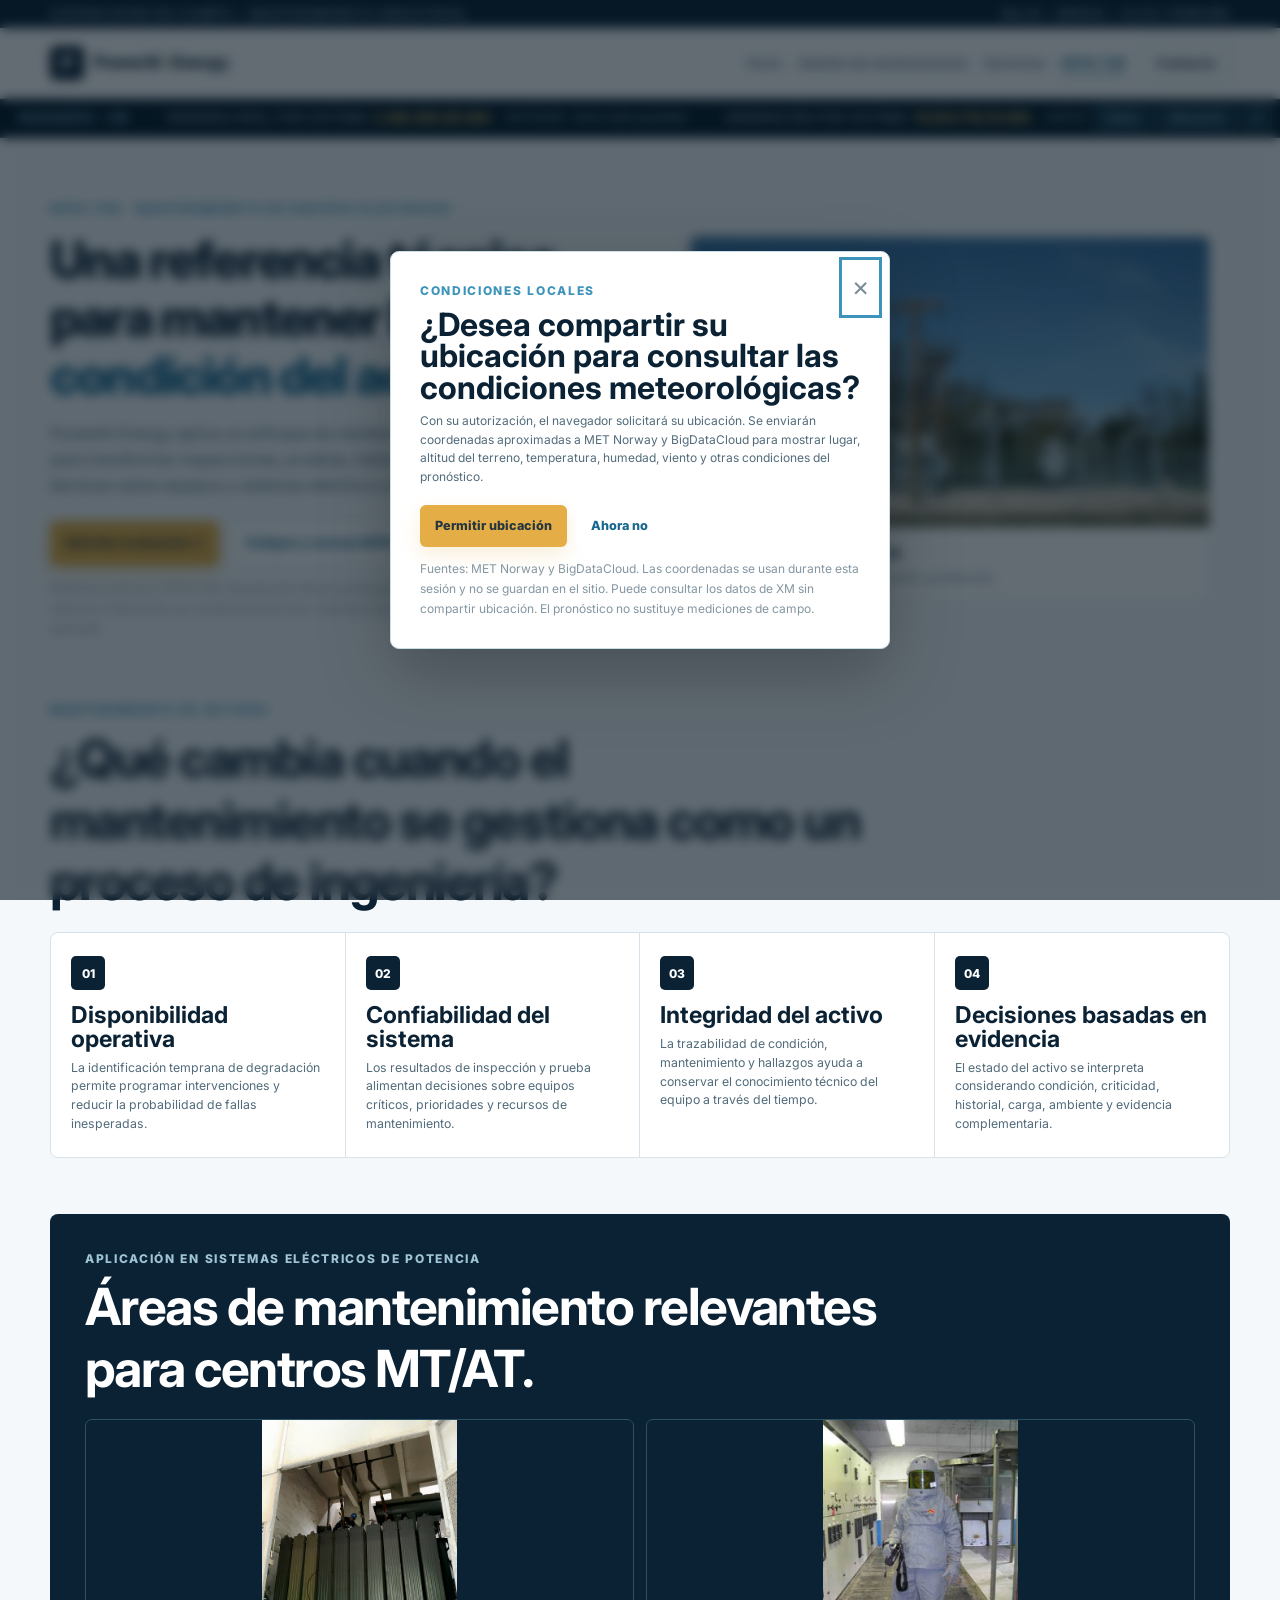
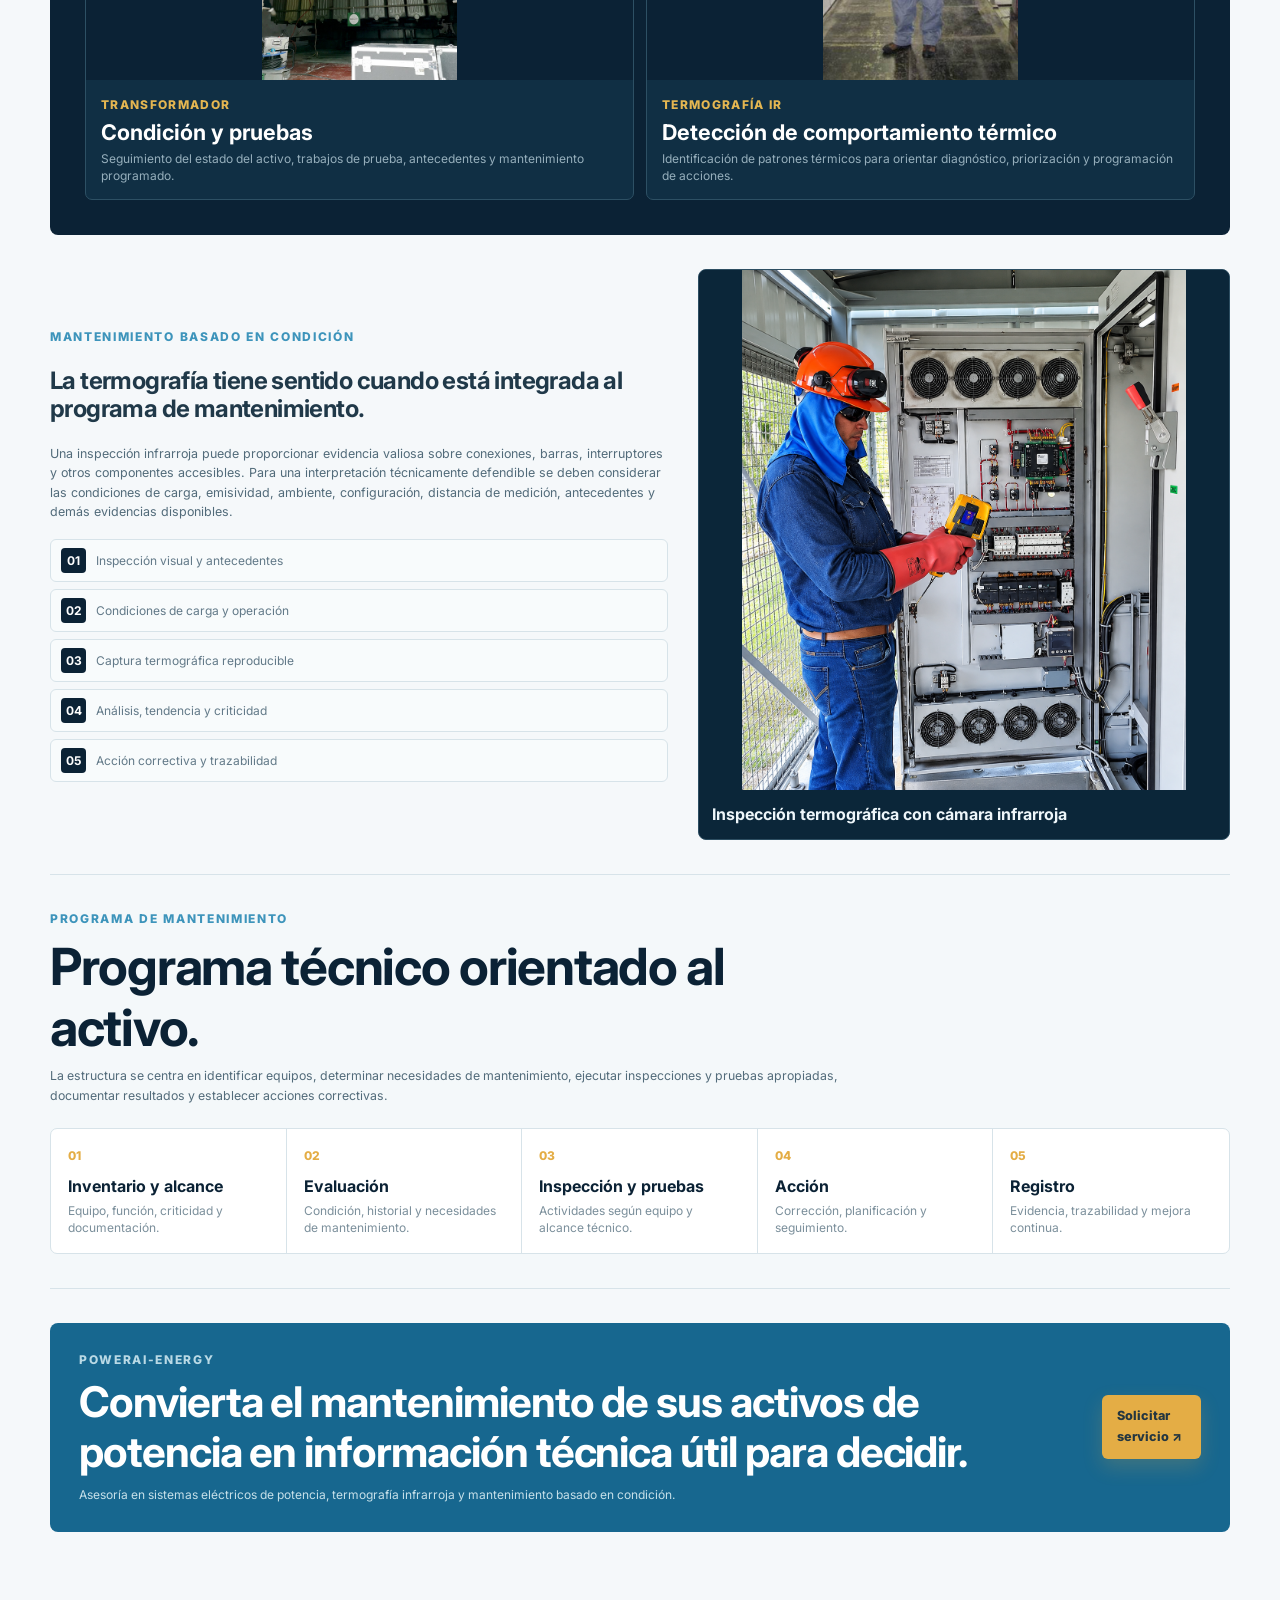
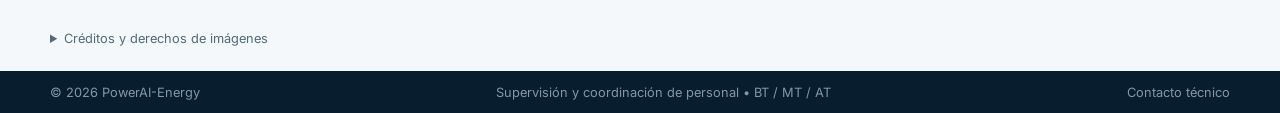
<file: nfpa70b.html>
<!DOCTYPE html>
<html lang="es">
<head>
<meta charset="UTF-8">
<meta name="viewport" content="width=device-width, initial-scale=1.0">
<meta name="description" content="PowerAI-Energy | NFPA 70B aplicada al mantenimiento de equipos y sistemas eléctricos de potencia.">
<title>PowerAI-Energy | NFPA 70B y mantenimiento de sistemas de potencia</title>
<link rel="preconnect" href="https://fonts.googleapis.com">
<link rel="preconnect" href="https://fonts.gstatic.com" crossorigin>
<link href="https://fonts.googleapis.com/css2?family=Inter:wght@400;500;600;700;800&display=swap" rel="stylesheet">
<link rel="stylesheet" href="styles.css?v=20261013-editorial-audit">
</head>
<body class="nfpa-page">

<header class="site-header">
  <div class="topbar"><div class="container topbar-inner"><span>SUPERVISIÓN EN CAMPO • MANTENIMIENTO INDUSTRIAL</span><span>BAJA • MEDIA • ALTA TENSIÓN</span></div></div>
  <nav class="nav container" aria-label="Navegación principal">
    <a class="brand" href="index.html"><span class="brand-mark">P</span><span>PowerAI<span class="brand-dash">-</span>Energy</span></a>
    <button class="menu-toggle" aria-label="Abrir menú" aria-expanded="false" aria-controls="nav-links"><span></span><span></span><span></span></button>
    <div class="nav-links" id="nav-links">
      <a href="index.html">Inicio</a>
      <a href="supervision.html">Gestión de mantenimiento</a>
      <a href="servicios.html">Servicios</a>
      <a href="nfpa70b.html" aria-current="page">NFPA 70B</a>
      <a class="nav-cta" href="contacto.html">Contacto</a>
    </div>
  </nav>
</header>
<div class="live-data-ticker" aria-label="Datos técnicos del sistema eléctrico y condiciones meteorológicas">
  <div class="ticker-viewport" tabindex="0" aria-label="Indicadores desplazables">
    <div class="ticker-track" id="ticker-track">
      <span class="ticker-item ticker-label">INGENIERÍA · XM</span>
      <span id="xm-items" class="ticker-group"><span class="ticker-item">XM <b>Consultando datos publicados…</b></span></span>
      <span id="oil-items" class="ticker-group"><span class="ticker-item">PETRÓLEO <b>Consultando precios de referencia en COP/barril…</b></span></span>
      <span class="ticker-item weather-item">LUGAR <b id="weather-summary">Autorizar ubicación</b></span>
      <span class="ticker-item">TEMPERATURA <b id="weather-temp">—</b></span>
      <span class="ticker-item">HUMEDAD RELATIVA <b id="weather-humidity">—</b></span>
      <span class="ticker-item">VIENTO <b id="weather-wind">—</b></span>
      <span class="ticker-item">RACHAS <b id="weather-gust">—</b></span>
      <span class="ticker-item">DIRECCIÓN <b id="weather-direction">—</b></span>
      <span class="ticker-item">ALTITUD DEL TERRENO <b id="weather-altitude">—</b></span>
      <span class="ticker-item">PRESIÓN AL NIVEL DEL MAR <b id="weather-pressure">—</b></span>
      <span class="ticker-item">NUBOSIDAD <b id="weather-clouds">—</b></span>
      <span class="ticker-item">PRECIPITACIÓN PRÓX. 1 H <b id="weather-rain">—</b></span>
      <span class="ticker-item">PRONÓSTICO MET <b id="weather-date">—</b></span>
    </div>
  </div>
  <div class="ticker-controls">
    <button class="ticker-location" id="engineering-button" type="button" aria-label="Consultar todos los indicadores técnicos publicados">Datos</button>
    <button class="ticker-location" id="location-button" type="button">Ubicación</button>
    <button class="ticker-location" id="ticker-pause" type="button" aria-label="Pausar desplazamiento" aria-pressed="false">Ⅱ</button>
  </div>
</div>
<div class="location-modal" id="location-modal" aria-hidden="true">
  <div class="location-dialog" role="dialog" aria-modal="true" aria-labelledby="location-title">
    <button class="location-close" id="location-close" type="button" aria-label="Cerrar">×</button>
    <span class="panel-label">CONDICIONES LOCALES</span>
    <h2 id="location-title">¿Desea compartir su ubicación para consultar las condiciones meteorológicas?</h2>
    <p>Con su autorización, el navegador solicitará su ubicación. Se enviarán coordenadas aproximadas a MET Norway y BigDataCloud para mostrar lugar, altitud del terreno, temperatura, humedad, viento y otras condiciones del pronóstico.</p>
    <div class="location-actions">
      <button class="btn btn-primary" id="location-allow" type="button">Permitir ubicación</button>
      <button class="btn btn-light" id="location-deny" type="button">Ahora no</button>
    </div>
    <small>Fuentes: <a href="https://api.met.no/" target="_blank" rel="noopener">MET Norway</a> y <a href="https://www.bigdatacloud.com/" target="_blank" rel="noopener">BigDataCloud</a>. Las coordenadas se usan durante esta sesión y no se guardan en el sitio. Puede consultar los datos de XM sin compartir ubicación. El pronóstico no sustituye mediciones de campo.</small>
  </div>
</div>
<div class="location-modal" id="engineering-modal" aria-hidden="true">
  <div class="location-dialog engineering-dialog" role="dialog" aria-modal="true" aria-labelledby="engineering-title">
    <button class="location-close" id="engineering-close" type="button" aria-label="Cerrar">×</button>
    <span class="panel-label">FUENTES PÚBLICAS · DATOS PUBLICADOS</span>
    <h2 id="engineering-title">Indicadores técnicos del sistema eléctrico</h2>
    <p id="engineering-status">Consultando el último conjunto de datos publicado.</p>
    <p>Se consultan los indicadores técnicos agregados del sistema disponibles en la API pública de XM. La consulta no abarca todas las series históricas ni todas las desagregaciones. Cada dato conserva su unidad y su período de publicación.</p>
    <div class="engineering-table-wrap"><table class="engineering-table"><thead><tr><th scope="col">Indicador</th><th scope="col">Valor</th><th scope="col">Fecha / período</th></tr></thead><tbody id="engineering-rows"></tbody></table></div>
    <details><summary>Catálogo técnico publicado por XM</summary><p>Variables y desagregaciones del catálogo público. La tira muestra los agregados del Sistema que hayan respondido a la consulta. La participación por fuente se calcula sobre la generación reportada por los recursos para una misma hora; es el último período publicado, no una medición instantánea.</p><ul id="engineering-catalog"></ul></details>
    <p>Brent y WTI: precios de referencia de la EIA, convertidos a pesos colombianos por barril con la TRM oficial. Las fechas pueden diferir; no son precios de venta local ni cotizaciones en tiempo real.</p>
    <p><a href="https://sinergox.xm.com.co/" target="_blank" rel="noopener">XM / Sinergox ↗</a> · <a href="https://www.eia.gov/dnav/pet/pet_pri_spt_s1_d.htm" target="_blank" rel="noopener">EIA petróleo ↗</a> · <a href="https://fred.stlouisfed.org/series/DCOILBRENTEU" target="_blank" rel="noopener">Brent EIA/FRED ↗</a> · <a href="https://fred.stlouisfed.org/series/DCOILWTICO" target="_blank" rel="noopener">WTI EIA/FRED ↗</a> · <a href="https://www.datos.gov.co/Econom-a-y-Finanzas/TRM/32sa-8pi3" target="_blank" rel="noopener">TRM oficial ↗</a></p>
  </div>
</div>


<main class="nfpa-main">
  <div class="container">

    <section class="nfpa-hero">
      <div class="nfpa-hero-copy">
        <span class="panel-label">NFPA 70B · MANTENIMIENTO DE EQUIPOS ELÉCTRICOS</span>
        <h1>Una referencia técnica para mantener la <em>condición del activo.</em></h1>
        <p>PowerAI-Energy aplica un enfoque de mantenimiento basado en condición para transformar inspecciones, pruebas, hallazgos y tendencias en acciones técnicas sobre equipos y sistemas eléctricos de potencia.</p>
        <div class="nfpa-hero-actions">
          <a class="btn btn-primary" href="contacto.html" target="_blank" rel="noopener">Solicitar evaluación ↗</a>
          <a class="btn btn-light" href="https://www.nfpa.org/codes-and-standards" target="_blank" rel="noopener">Códigos y normas NFPA ↗</a>
        </div>
        <div class="source-line">Referencia técnica: NFPA 70B, Standard for Electrical Equipment Maintenance. El servicio se adapta además al fabricante, las condiciones del sitio, requisitos de seguridad y normativa colombiana aplicable.</div>
      </div>

      <div class="nfpa-real-visual">
        <figure class="real-photo real-photo-main">
          <img src="assets/subestacion-potencia.jpg" alt="Infraestructura y equipos de una subestación eléctrica">
          <figcaption><strong>Subestación de potencia</strong><span>Transformación, maniobra, regulación y protección.</span></figcaption>
        </figure>


      </div>
    </section>

    <section class="nfpa-section asset-benefits">
      <div class="nfpa-section-head"><span class="panel-label">MANTENIMIENTO DE ACTIVOS</span><h2>¿Qué cambia cuando el mantenimiento se gestiona como un proceso de ingeniería?</h2></div>
      <div class="benefit-grid-large">
        <article><div class="benefit-icon">01</div><h3>Disponibilidad operativa</h3><p>La identificación temprana de degradación permite programar intervenciones y reducir la probabilidad de fallas inesperadas.</p></article>
        <article><div class="benefit-icon">02</div><h3>Confiabilidad del sistema</h3><p>Los resultados de inspección y prueba alimentan decisiones sobre equipos críticos, prioridades y recursos de mantenimiento.</p></article>
        <article><div class="benefit-icon">03</div><h3>Integridad del activo</h3><p>La trazabilidad de condición, mantenimiento y hallazgos ayuda a conservar el conocimiento técnico del equipo a través del tiempo.</p></article>
        <article><div class="benefit-icon">04</div><h3>Decisiones basadas en evidencia</h3><p>El estado del activo se interpreta considerando condición, criticidad, historial, carga, ambiente y evidencia complementaria.</p></article>
      </div>
    </section>

    <section class="nfpa-section dark-card">
      <div class="nfpa-section-head"><span class="panel-label light">APLICACIÓN EN SISTEMAS ELÉCTRICOS DE POTENCIA</span><h2 class="white-title">Áreas de mantenimiento relevantes para centros MT/AT.</h2></div>
      <div class="asset-photo-grid">

        <article class="asset-photo-card">
          <img src="assets/transformador-pruebas.jpg" alt="Transformador de subestación durante pruebas">
          <div><div class="asset-photo-tag">TRANSFORMADOR</div><h3>Condición y pruebas</h3><p>Seguimiento del estado del activo, trabajos de prueba, antecedentes y mantenimiento programado.</p></div>
        </article>
        <article class="asset-photo-card">
          <img src="assets/termografia-referencia.jpg" alt="Inspección termográfica infrarroja en una subestación eléctrica">
          <div><div class="asset-photo-tag">TERMOGRAFÍA IR</div><h3>Detección de comportamiento térmico</h3><p>Identificación de patrones térmicos para orientar diagnóstico, priorización y programación de acciones.</p></div>
        </article>
      </div>
    </section>

    <section class="nfpa-section">
      <div class="two-col-tech">
        <div>
          <span class="panel-label">MANTENIMIENTO BASADO EN CONDICIÓN</span>
          <h2>La termografía tiene sentido cuando está integrada al programa de mantenimiento.</h2>
          <p>Una inspección infrarroja puede proporcionar evidencia valiosa sobre conexiones, barras, interruptores y otros componentes accesibles. Para una interpretación técnicamente defendible se deben considerar las condiciones de carga, emisividad, ambiente, configuración, distancia de medición, antecedentes y demás evidencias disponibles.</p>
          <div class="technical-list">
            <div><b>01</b><span>Inspección visual y antecedentes</span></div>
            <div><b>02</b><span>Condiciones de carga y operación</span></div>
            <div><b>03</b><span>Captura termográfica reproducible</span></div>
            <div><b>04</b><span>Análisis, tendencia y criticidad</span></div>
            <div><b>05</b><span>Acción correctiva y trazabilidad</span></div>
          </div>
        </div>
        <figure class="thermal-real-card">
          <img src="assets/22.png?v=20260927" alt="Técnico realizando inspección termográfica con cámara infrarroja en un tablero eléctrico">
          <figcaption><strong>Inspección termográfica con cámara infrarroja</strong></figcaption>
        </figure>
      </div>
    </section>

    <section class="nfpa-section program-section">
      <div class="program-intro"><span class="panel-label">PROGRAMA DE MANTENIMIENTO</span><h2>Programa técnico orientado al activo.</h2><p>La estructura se centra en identificar equipos, determinar necesidades de mantenimiento, ejecutar inspecciones y pruebas apropiadas, documentar resultados y establecer acciones correctivas.</p></div>
      <div class="program-steps">
        <div><span>01</span><strong>Inventario y alcance</strong><p>Equipo, función, criticidad y documentación.</p></div>
        <div><span>02</span><strong>Evaluación</strong><p>Condición, historial y necesidades de mantenimiento.</p></div>
        <div><span>03</span><strong>Inspección y pruebas</strong><p>Actividades según equipo y alcance técnico.</p></div>
        <div><span>04</span><strong>Acción</strong><p>Corrección, planificación y seguimiento.</p></div>
        <div><span>05</span><strong>Registro</strong><p>Evidencia, trazabilidad y mejora continua.</p></div>
      </div>
    </section>

    <section class="nfpa-section">
      <div class="nfpa-service-cta">
        <div><span class="panel-label">POWERAI-ENERGY</span><h2>Convierta el mantenimiento de sus activos de potencia en información técnica útil para decidir.</h2><p>Asesoría en sistemas eléctricos de potencia, termografía infrarroja y mantenimiento basado en condición.</p></div>
        <a class="btn btn-primary" href="contacto.html" target="_blank" rel="noopener">Solicitar servicio ↗</a>
      </div>

    </section>

  </div>
</main>


<div class="container image-credits-section">
  <details class="image-rights-details">
    <summary>Créditos y derechos de imágenes</summary>
    <p>Las fotografías externas se utilizan como referencias de entornos eléctricos industriales. Sus fuentes y condiciones de uso se relacionan a continuación.</p>
    <ul><li><strong>Subestación de potencia:</strong> Wikimedia Commons. <a href="https://commons.wikimedia.org/wiki/File:Electrical_Substation.JPG" target="_blank" rel="noopener">Fuente, autoría y condiciones de uso ↗</a></li><li><strong>Transformador en prueba:</strong> Wikimedia Commons. <a href="https://commons.wikimedia.org/wiki/File:Substation_transfomer.jpg" target="_blank" rel="noopener">Fuente, autoría y condiciones de uso ↗</a></li><li><strong>Inspección termográfica de referencia:</strong> Wikimedia Commons. <a href="https://commons.wikimedia.org/wiki/File:National_Engineers%27_Week_NAVFAC_Pacific_Public_Works_Supervisory_Electrical_Engineer_Alan_Oshiro_captures_infrared_thermography_at_NAVFAC_Marianas_%2812660386604%29.jpg" target="_blank" rel="noopener">Fuente, autoría y condiciones de uso ↗</a></li><li><strong>Inspección termográfica con cámara infrarroja:</strong> material proporcionado por PowerAI-Energy para ilustrar el servicio.</li></ul>
  </details>
</div>
<footer class="footer"><div class="container footer-inner"><span>© <span id="year"></span> PowerAI-Energy</span><span>Supervisión y coordinación de personal • BT / MT / AT</span><a href="contacto.html">Contacto técnico</a></div></footer>
<script src="script.js?v=20261021-cloudflare"></script>
</body>
</html>
</file>
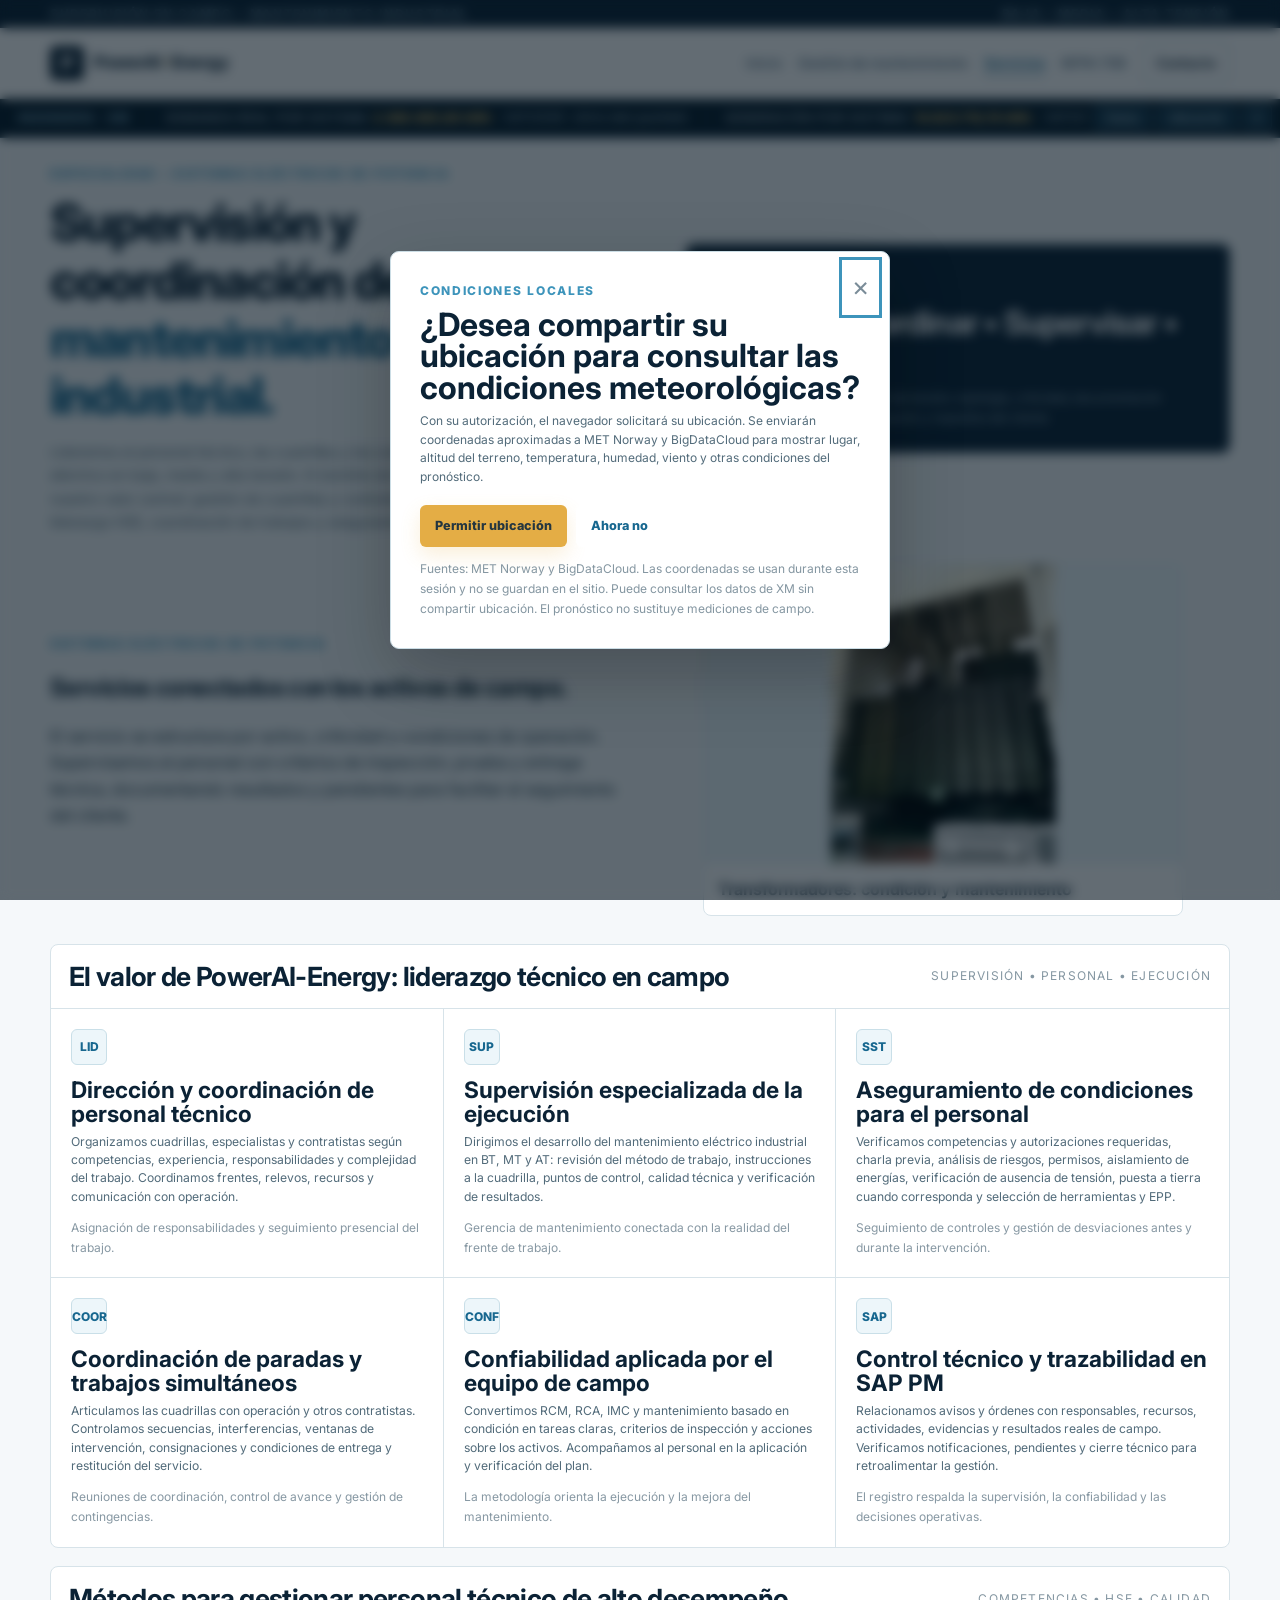
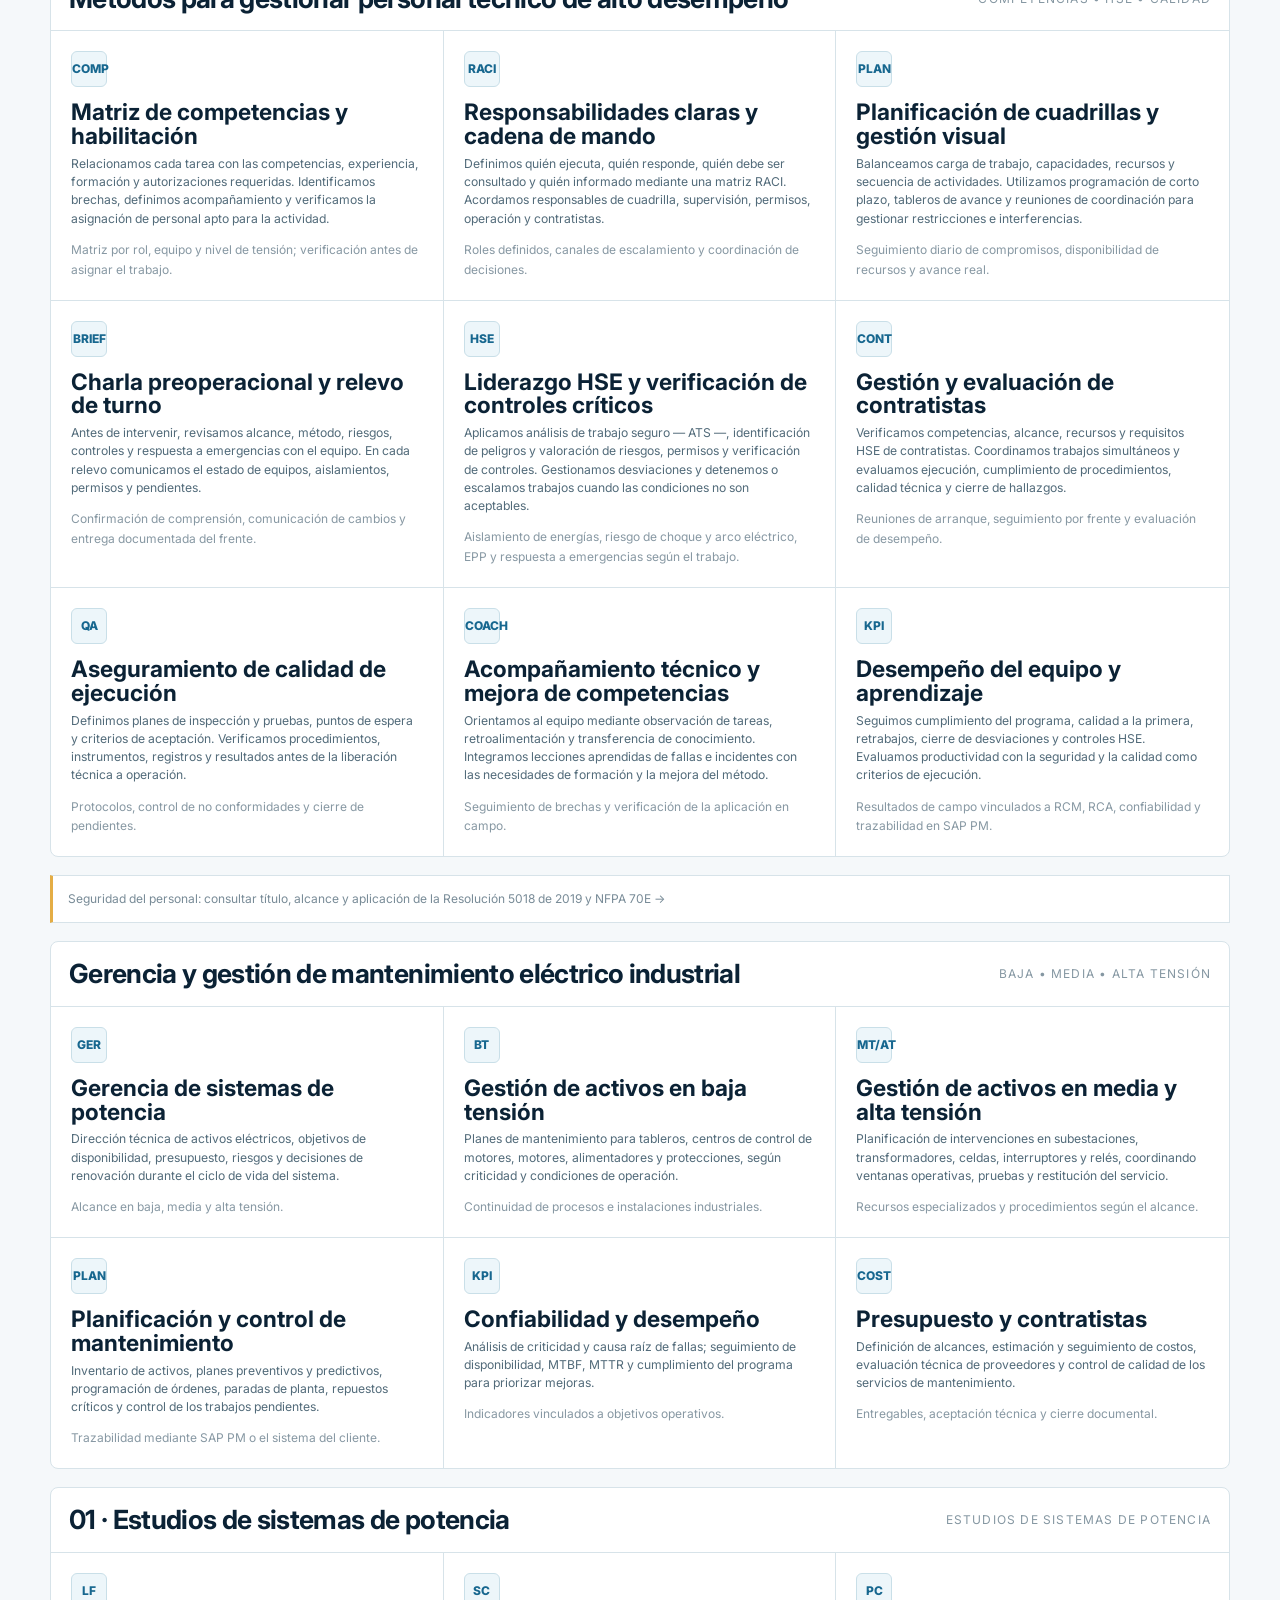
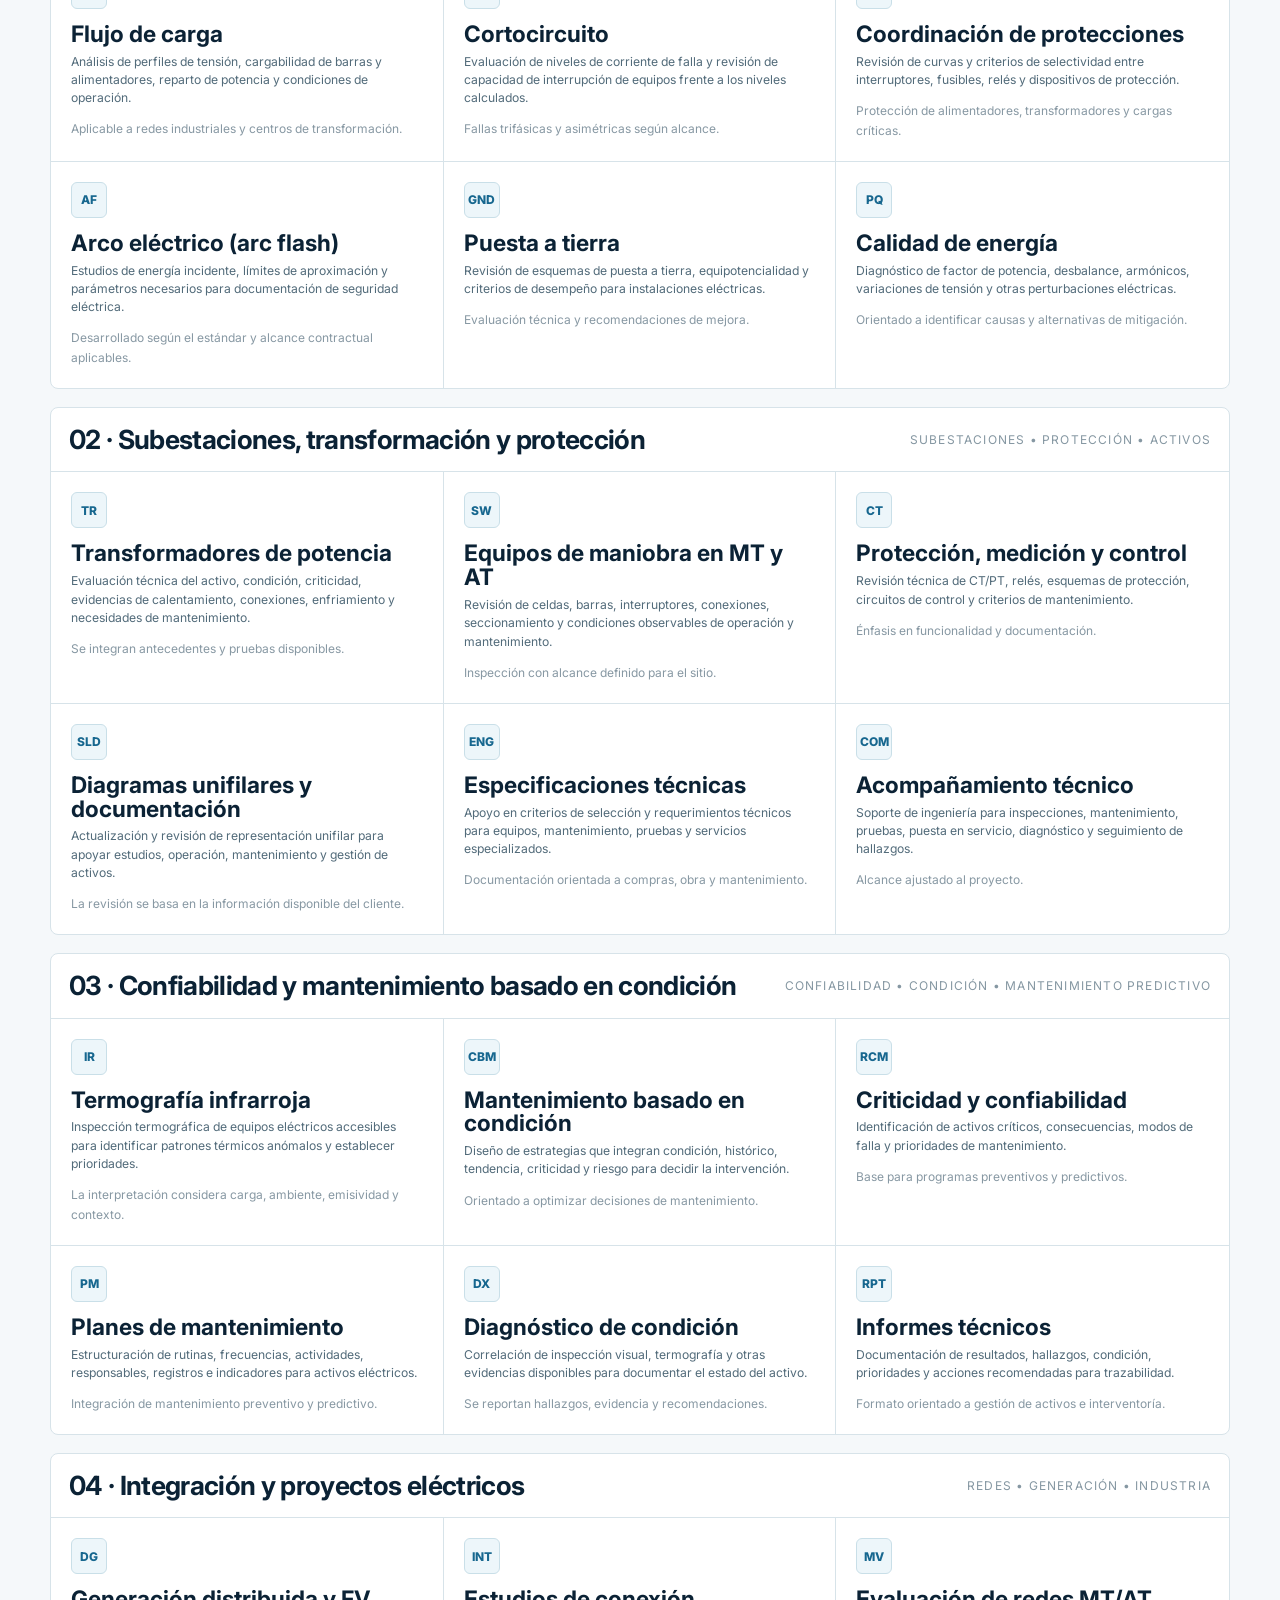
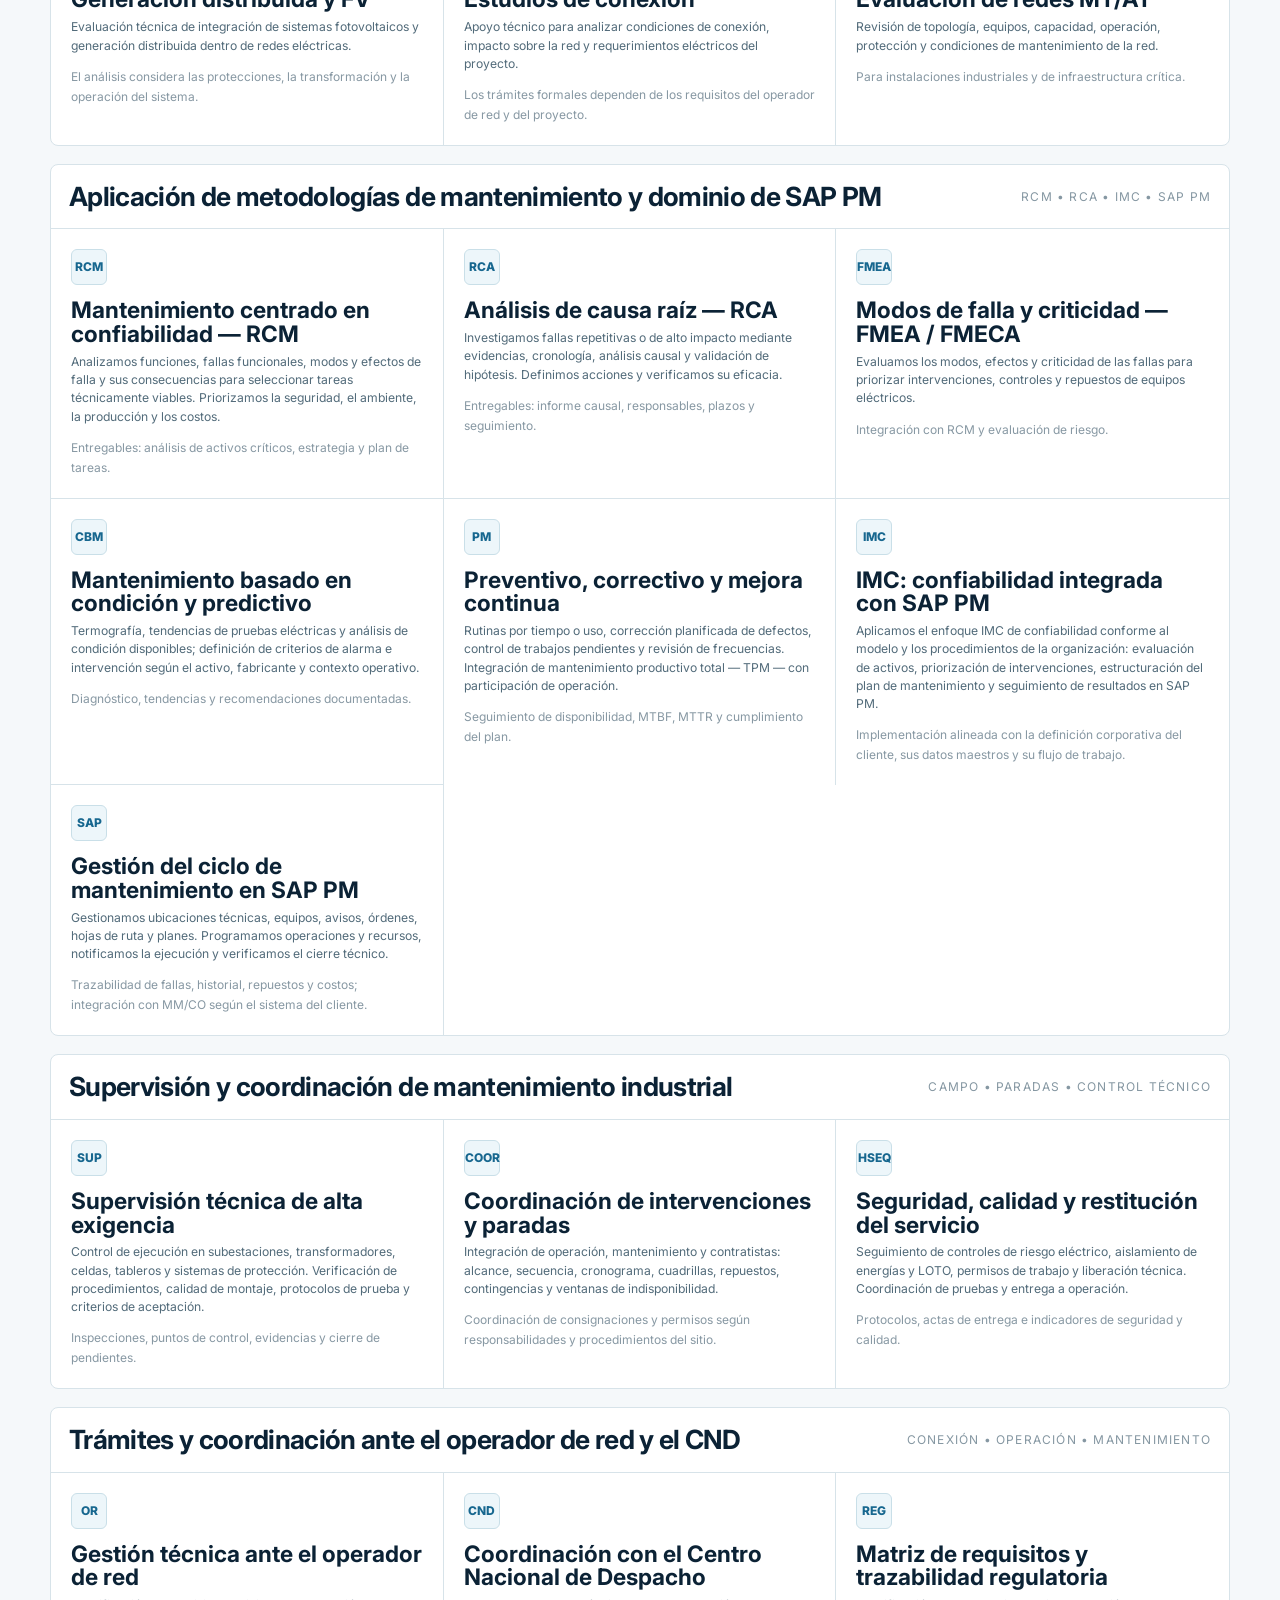
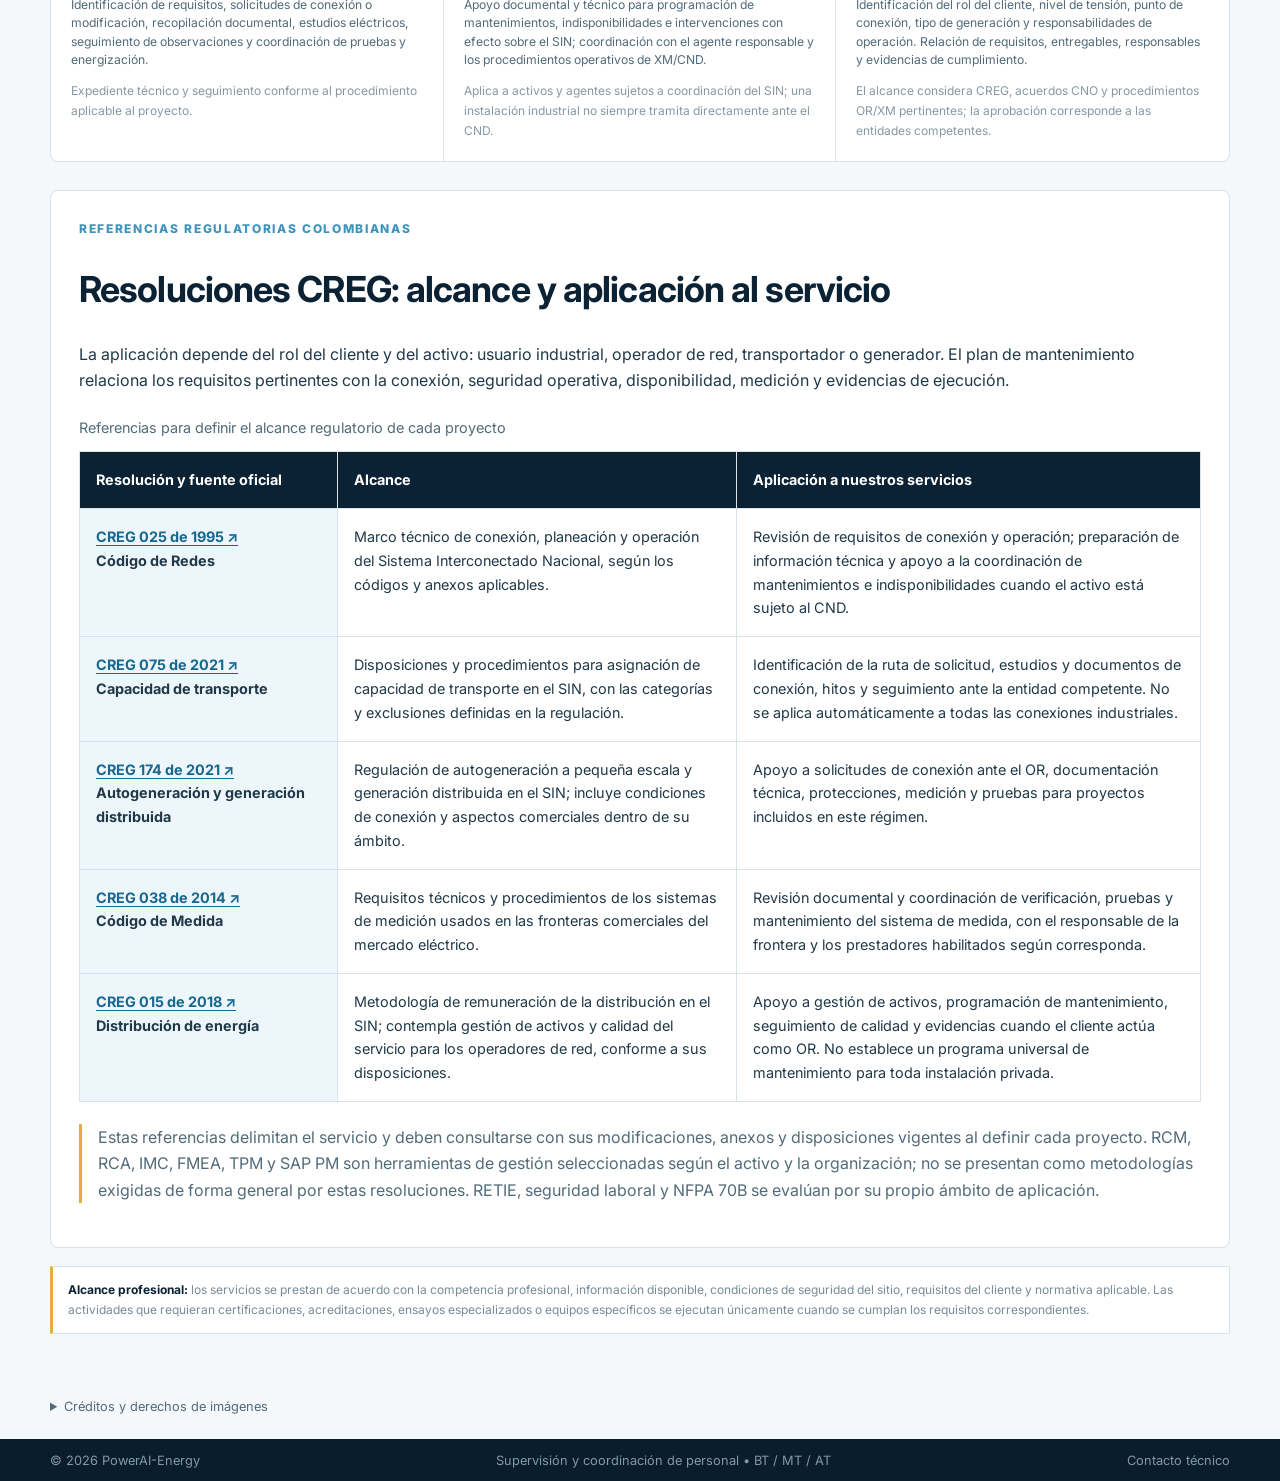
<file: servicios.html>
<!DOCTYPE html>
<html lang="es">
<head>
<meta charset="UTF-8">
<meta name="viewport" content="width=device-width, initial-scale=1.0">
<meta name="description" content="PowerAI-Energy | Servicios de gestión de mantenimiento eléctrico industrial y gerencia de sistemas de potencia en baja, media y alta tensión.">
<title>PowerAI-Energy | Servicios de mantenimiento y gerencia</title>
<link rel="preconnect" href="https://fonts.googleapis.com">
<link rel="preconnect" href="https://fonts.gstatic.com" crossorigin>
<link href="https://fonts.googleapis.com/css2?family=Inter:wght@400;500;600;700;800&display=swap" rel="stylesheet">
<link rel="stylesheet" href="styles.css?v=20261013-editorial-audit">
</head>
<body class="services-page">
<header class="site-header">
  <div class="topbar"><div class="container topbar-inner"><span>SUPERVISIÓN EN CAMPO • MANTENIMIENTO INDUSTRIAL</span><span>BAJA • MEDIA • ALTA TENSIÓN</span></div></div>
  <nav class="nav container" aria-label="Navegación principal">
    <a class="brand" href="index.html"><span class="brand-mark">P</span><span>PowerAI<span class="brand-dash">-</span>Energy</span></a>
    <button class="menu-toggle" aria-label="Abrir menú" aria-expanded="false" aria-controls="nav-links"><span></span><span></span><span></span></button>
    <div class="nav-links" id="nav-links">
      <a href="index.html">Inicio</a>
      <a href="supervision.html">Gestión de mantenimiento</a>
      <a href="servicios.html" aria-current="page">Servicios</a>
      <a href="nfpa70b.html">NFPA 70B</a>
      <a class="nav-cta" href="contacto.html">Contacto</a>
    </div>
  </nav>
</header>
<div class="live-data-ticker" aria-label="Datos técnicos del sistema eléctrico y condiciones meteorológicas">
  <div class="ticker-viewport" tabindex="0" aria-label="Indicadores desplazables">
    <div class="ticker-track" id="ticker-track">
      <span class="ticker-item ticker-label">INGENIERÍA · XM</span>
      <span id="xm-items" class="ticker-group"><span class="ticker-item">XM <b>Consultando datos publicados…</b></span></span>
      <span id="oil-items" class="ticker-group"><span class="ticker-item">PETRÓLEO <b>Consultando precios de referencia en COP/barril…</b></span></span>
      <span class="ticker-item weather-item">LUGAR <b id="weather-summary">Autorizar ubicación</b></span>
      <span class="ticker-item">TEMPERATURA <b id="weather-temp">—</b></span>
      <span class="ticker-item">HUMEDAD RELATIVA <b id="weather-humidity">—</b></span>
      <span class="ticker-item">VIENTO <b id="weather-wind">—</b></span>
      <span class="ticker-item">RACHAS <b id="weather-gust">—</b></span>
      <span class="ticker-item">DIRECCIÓN <b id="weather-direction">—</b></span>
      <span class="ticker-item">ALTITUD DEL TERRENO <b id="weather-altitude">—</b></span>
      <span class="ticker-item">PRESIÓN AL NIVEL DEL MAR <b id="weather-pressure">—</b></span>
      <span class="ticker-item">NUBOSIDAD <b id="weather-clouds">—</b></span>
      <span class="ticker-item">PRECIPITACIÓN PRÓX. 1 H <b id="weather-rain">—</b></span>
      <span class="ticker-item">PRONÓSTICO MET <b id="weather-date">—</b></span>
    </div>
  </div>
  <div class="ticker-controls">
    <button class="ticker-location" id="engineering-button" type="button" aria-label="Consultar todos los indicadores técnicos publicados">Datos</button>
    <button class="ticker-location" id="location-button" type="button">Ubicación</button>
    <button class="ticker-location" id="ticker-pause" type="button" aria-label="Pausar desplazamiento" aria-pressed="false">Ⅱ</button>
  </div>
</div>
<div class="location-modal" id="location-modal" aria-hidden="true">
  <div class="location-dialog" role="dialog" aria-modal="true" aria-labelledby="location-title">
    <button class="location-close" id="location-close" type="button" aria-label="Cerrar">×</button>
    <span class="panel-label">CONDICIONES LOCALES</span>
    <h2 id="location-title">¿Desea compartir su ubicación para consultar las condiciones meteorológicas?</h2>
    <p>Con su autorización, el navegador solicitará su ubicación. Se enviarán coordenadas aproximadas a MET Norway y BigDataCloud para mostrar lugar, altitud del terreno, temperatura, humedad, viento y otras condiciones del pronóstico.</p>
    <div class="location-actions">
      <button class="btn btn-primary" id="location-allow" type="button">Permitir ubicación</button>
      <button class="btn btn-light" id="location-deny" type="button">Ahora no</button>
    </div>
    <small>Fuentes: <a href="https://api.met.no/" target="_blank" rel="noopener">MET Norway</a> y <a href="https://www.bigdatacloud.com/" target="_blank" rel="noopener">BigDataCloud</a>. Las coordenadas se usan durante esta sesión y no se guardan en el sitio. Puede consultar los datos de XM sin compartir ubicación. El pronóstico no sustituye mediciones de campo.</small>
  </div>
</div>
<div class="location-modal" id="engineering-modal" aria-hidden="true">
  <div class="location-dialog engineering-dialog" role="dialog" aria-modal="true" aria-labelledby="engineering-title">
    <button class="location-close" id="engineering-close" type="button" aria-label="Cerrar">×</button>
    <span class="panel-label">FUENTES PÚBLICAS · DATOS PUBLICADOS</span>
    <h2 id="engineering-title">Indicadores técnicos del sistema eléctrico</h2>
    <p id="engineering-status">Consultando el último conjunto de datos publicado.</p>
    <p>Se consultan los indicadores técnicos agregados del sistema disponibles en la API pública de XM. La consulta no abarca todas las series históricas ni todas las desagregaciones. Cada dato conserva su unidad y su período de publicación.</p>
    <div class="engineering-table-wrap"><table class="engineering-table"><thead><tr><th scope="col">Indicador</th><th scope="col">Valor</th><th scope="col">Fecha / período</th></tr></thead><tbody id="engineering-rows"></tbody></table></div>
    <details><summary>Catálogo técnico publicado por XM</summary><p>Variables y desagregaciones del catálogo público. La tira muestra los agregados del Sistema que hayan respondido a la consulta. La participación por fuente se calcula sobre la generación reportada por los recursos para una misma hora; es el último período publicado, no una medición instantánea.</p><ul id="engineering-catalog"></ul></details>
    <p>Brent y WTI: precios de referencia de la EIA, convertidos a pesos colombianos por barril con la TRM oficial. Las fechas pueden diferir; no son precios de venta local ni cotizaciones en tiempo real.</p>
    <p><a href="https://sinergox.xm.com.co/" target="_blank" rel="noopener">XM / Sinergox ↗</a> · <a href="https://www.eia.gov/dnav/pet/pet_pri_spt_s1_d.htm" target="_blank" rel="noopener">EIA petróleo ↗</a> · <a href="https://fred.stlouisfed.org/series/DCOILBRENTEU" target="_blank" rel="noopener">Brent EIA/FRED ↗</a> · <a href="https://fred.stlouisfed.org/series/DCOILWTICO" target="_blank" rel="noopener">WTI EIA/FRED ↗</a> · <a href="https://www.datos.gov.co/Econom-a-y-Finanzas/TRM/32sa-8pi3" target="_blank" rel="noopener">TRM oficial ↗</a></p>
  </div>
</div>


<main class="services-main">
  <div class="container">

    <section class="services-hero">
      <div>
        <span class="panel-label">ESPECIALIDAD • SISTEMAS ELÉCTRICOS DE POTENCIA</span>
        <h1>Supervisión y coordinación del <em>mantenimiento eléctrico industrial.</em></h1>
        <p>Lideramos al personal técnico, las cuadrillas y los contratistas que ejecutan mantenimiento eléctrico en baja, media y alta tensión. El dominio de RCM, RCA, IMC y SAP PM respalda nuestro valor central: gestión de cuadrillas y contratistas, desarrollo de competencias, liderazgo HSE, coordinación de trabajos y aseguramiento de la calidad de ejecución.</p>
      </div>
      <div class="services-hero-card">
        <span>ALCANCE DEL SERVICIO</span>
        <h2>Liderar • Coordinar • Supervisar • Asegurar</h2>
        <p>El alcance se define según nivel de tensión, topología, criticidad, documentación disponible, condiciones de operación y requisitos del cliente.</p>
      </div>
    </section>

<section class="industrial-photo-story"><div><span class="panel-label">SISTEMAS ELÉCTRICOS DE POTENCIA</span><h2>Servicios conectados con los activos de campo.</h2><p>El servicio se estructura por activo, criticidad y condiciones de operación. Supervisamos al personal con criterios de inspección, prueba y entrega técnica, documentando resultados y pendientes para facilitar el seguimiento del cliente.</p></div><figure class="industrial-photo"><img src="assets/transformador-pruebas.jpg" loading="lazy" alt="Transformador de subestación e instalación de prueba"><figcaption><strong>Transformadores: condición y mantenimiento</strong></figcaption></figure></section>
<section class="portfolio-group" id="liderazgo-campo">
<div class="portfolio-group-head"><h2>El valor de PowerAI-Energy: liderazgo técnico en campo</h2><span>SUPERVISIÓN • PERSONAL • EJECUCIÓN</span></div>
<div class="portfolio-grid">
<article class="portfolio-card"><div class="pc-icon">LID</div><h3>Dirección y coordinación de personal técnico</h3><p>Organizamos cuadrillas, especialistas y contratistas según competencias, experiencia, responsabilidades y complejidad del trabajo. Coordinamos frentes, relevos, recursos y comunicación con operación.</p><small>Asignación de responsabilidades y seguimiento presencial del trabajo.</small></article>
<article class="portfolio-card"><div class="pc-icon">SUP</div><h3>Supervisión especializada de la ejecución</h3><p>Dirigimos el desarrollo del mantenimiento eléctrico industrial en BT, MT y AT: revisión del método de trabajo, instrucciones a la cuadrilla, puntos de control, calidad técnica y verificación de resultados.</p><small>Gerencia de mantenimiento conectada con la realidad del frente de trabajo.</small></article>
<article class="portfolio-card"><div class="pc-icon">SST</div><h3>Aseguramiento de condiciones para el personal</h3><p>Verificamos competencias y autorizaciones requeridas, charla previa, análisis de riesgos, permisos, aislamiento de energías, verificación de ausencia de tensión, puesta a tierra cuando corresponda y selección de herramientas y EPP.</p><small>Seguimiento de controles y gestión de desviaciones antes y durante la intervención.</small></article>
<article class="portfolio-card"><div class="pc-icon">COOR</div><h3>Coordinación de paradas y trabajos simultáneos</h3><p>Articulamos las cuadrillas con operación y otros contratistas. Controlamos secuencias, interferencias, ventanas de intervención, consignaciones y condiciones de entrega y restitución del servicio.</p><small>Reuniones de coordinación, control de avance y gestión de contingencias.</small></article>
<article class="portfolio-card"><div class="pc-icon">CONF</div><h3>Confiabilidad aplicada por el equipo de campo</h3><p>Convertimos RCM, RCA, IMC y mantenimiento basado en condición en tareas claras, criterios de inspección y acciones sobre los activos. Acompañamos al personal en la aplicación y verificación del plan.</p><small>La metodología orienta la ejecución y la mejora del mantenimiento.</small></article>
<article class="portfolio-card"><div class="pc-icon">SAP</div><h3>Control técnico y trazabilidad en SAP PM</h3><p>Relacionamos avisos y órdenes con responsables, recursos, actividades, evidencias y resultados reales de campo. Verificamos notificaciones, pendientes y cierre técnico para retroalimentar la gestión.</p><small>El registro respalda la supervisión, la confiabilidad y las decisiones operativas.</small></article>
</div></section><section class="portfolio-group" id="gestion-personal"><div class="portfolio-group-head"><h2>Métodos para gestionar personal técnico de alto desempeño</h2><span>COMPETENCIAS • HSE • CALIDAD</span></div><div class="portfolio-grid">
<article class="portfolio-card"><div class="pc-icon">COMP</div><h3>Matriz de competencias y habilitación</h3><p>Relacionamos cada tarea con las competencias, experiencia, formación y autorizaciones requeridas. Identificamos brechas, definimos acompañamiento y verificamos la asignación de personal apto para la actividad.</p><small>Matriz por rol, equipo y nivel de tensión; verificación antes de asignar el trabajo.</small></article>
<article class="portfolio-card"><div class="pc-icon">RACI</div><h3>Responsabilidades claras y cadena de mando</h3><p>Definimos quién ejecuta, quién responde, quién debe ser consultado y quién informado mediante una matriz RACI. Acordamos responsables de cuadrilla, supervisión, permisos, operación y contratistas.</p><small>Roles definidos, canales de escalamiento y coordinación de decisiones.</small></article>
<article class="portfolio-card"><div class="pc-icon">PLAN</div><h3>Planificación de cuadrillas y gestión visual</h3><p>Balanceamos carga de trabajo, capacidades, recursos y secuencia de actividades. Utilizamos programación de corto plazo, tableros de avance y reuniones de coordinación para gestionar restricciones e interferencias.</p><small>Seguimiento diario de compromisos, disponibilidad de recursos y avance real.</small></article>
<article class="portfolio-card"><div class="pc-icon">BRIEF</div><h3>Charla preoperacional y relevo de turno</h3><p>Antes de intervenir, revisamos alcance, método, riesgos, controles y respuesta a emergencias con el equipo. En cada relevo comunicamos el estado de equipos, aislamientos, permisos y pendientes.</p><small>Confirmación de comprensión, comunicación de cambios y entrega documentada del frente.</small></article>
<article class="portfolio-card"><div class="pc-icon">HSE</div><h3>Liderazgo HSE y verificación de controles críticos</h3><p>Aplicamos análisis de trabajo seguro — ATS —, identificación de peligros y valoración de riesgos, permisos y verificación de controles. Gestionamos desviaciones y detenemos o escalamos trabajos cuando las condiciones no son aceptables.</p><small>Aislamiento de energías, riesgo de choque y arco eléctrico, EPP y respuesta a emergencias según el trabajo.</small></article>
<article class="portfolio-card"><div class="pc-icon">CONT</div><h3>Gestión y evaluación de contratistas</h3><p>Verificamos competencias, alcance, recursos y requisitos HSE de contratistas. Coordinamos trabajos simultáneos y evaluamos ejecución, cumplimiento de procedimientos, calidad técnica y cierre de hallazgos.</p><small>Reuniones de arranque, seguimiento por frente y evaluación de desempeño.</small></article>
<article class="portfolio-card"><div class="pc-icon">QA</div><h3>Aseguramiento de calidad de ejecución</h3><p>Definimos planes de inspección y pruebas, puntos de espera y criterios de aceptación. Verificamos procedimientos, instrumentos, registros y resultados antes de la liberación técnica a operación.</p><small>Protocolos, control de no conformidades y cierre de pendientes.</small></article>
<article class="portfolio-card"><div class="pc-icon">COACH</div><h3>Acompañamiento técnico y mejora de competencias</h3><p>Orientamos al equipo mediante observación de tareas, retroalimentación y transferencia de conocimiento. Integramos lecciones aprendidas de fallas e incidentes con las necesidades de formación y la mejora del método.</p><small>Seguimiento de brechas y verificación de la aplicación en campo.</small></article>
<article class="portfolio-card"><div class="pc-icon">KPI</div><h3>Desempeño del equipo y aprendizaje</h3><p>Seguimos cumplimiento del programa, calidad a la primera, retrabajos, cierre de desviaciones y controles HSE. Evaluamos productividad con la seguridad y la calidad como criterios de ejecución.</p><small>Resultados de campo vinculados a RCM, RCA, confiabilidad y trazabilidad en SAP PM.</small></article>
</div></section>
<p class="services-disclaimer">Seguridad del personal: <a href="supervision.html#seguridad-personal">consultar título, alcance y aplicación de la Resolución 5018 de 2019 y NFPA 70E →</a></p>
    <section class="portfolio-group" id="gerencia">
      <div class="portfolio-group-head"><h2>Gerencia y gestión de mantenimiento eléctrico industrial</h2><span>BAJA • MEDIA • ALTA TENSIÓN</span></div>
      <div class="portfolio-grid">
        <article class="portfolio-card"><div class="pc-icon">GER</div><h3>Gerencia de sistemas de potencia</h3><p>Dirección técnica de activos eléctricos, objetivos de disponibilidad, presupuesto, riesgos y decisiones de renovación durante el ciclo de vida del sistema.</p><small>Alcance en baja, media y alta tensión.</small></article>
        <article class="portfolio-card"><div class="pc-icon">BT</div><h3>Gestión de activos en baja tensión</h3><p>Planes de mantenimiento para tableros, centros de control de motores, motores, alimentadores y protecciones, según criticidad y condiciones de operación.</p><small>Continuidad de procesos e instalaciones industriales.</small></article>
        <article class="portfolio-card"><div class="pc-icon">MT/AT</div><h3>Gestión de activos en media y alta tensión</h3><p>Planificación de intervenciones en subestaciones, transformadores, celdas, interruptores y relés, coordinando ventanas operativas, pruebas y restitución del servicio.</p><small>Recursos especializados y procedimientos según el alcance.</small></article>
        <article class="portfolio-card"><div class="pc-icon">PLAN</div><h3>Planificación y control de mantenimiento</h3><p>Inventario de activos, planes preventivos y predictivos, programación de órdenes, paradas de planta, repuestos críticos y control de los trabajos pendientes.</p><small>Trazabilidad mediante SAP PM o el sistema del cliente.</small></article>
        <article class="portfolio-card"><div class="pc-icon">KPI</div><h3>Confiabilidad y desempeño</h3><p>Análisis de criticidad y causa raíz de fallas; seguimiento de disponibilidad, MTBF, MTTR y cumplimiento del programa para priorizar mejoras.</p><small>Indicadores vinculados a objetivos operativos.</small></article>
        <article class="portfolio-card"><div class="pc-icon">COST</div><h3>Presupuesto y contratistas</h3><p>Definición de alcances, estimación y seguimiento de costos, evaluación técnica de proveedores y control de calidad de los servicios de mantenimiento.</p><small>Entregables, aceptación técnica y cierre documental.</small></article>
      </div>
    </section>

    <section class="portfolio-group">
      <div class="portfolio-group-head">
        <h2>01 · Estudios de sistemas de potencia</h2><span>ESTUDIOS DE SISTEMAS DE POTENCIA</span>
      </div>
      <div class="portfolio-grid">
        <article class="portfolio-card"><div class="pc-icon">LF</div><h3>Flujo de carga</h3><p>Análisis de perfiles de tensión, cargabilidad de barras y alimentadores, reparto de potencia y condiciones de operación.</p><small>Aplicable a redes industriales y centros de transformación.</small></article>
        <article class="portfolio-card"><div class="pc-icon">SC</div><h3>Cortocircuito</h3><p>Evaluación de niveles de corriente de falla y revisión de capacidad de interrupción de equipos frente a los niveles calculados.</p><small>Fallas trifásicas y asimétricas según alcance.</small></article>
        <article class="portfolio-card"><div class="pc-icon">PC</div><h3>Coordinación de protecciones</h3><p>Revisión de curvas y criterios de selectividad entre interruptores, fusibles, relés y dispositivos de protección.</p><small>Protección de alimentadores, transformadores y cargas críticas.</small></article>
        <article class="portfolio-card"><div class="pc-icon">AF</div><h3>Arco eléctrico (arc flash)</h3><p>Estudios de energía incidente, límites de aproximación y parámetros necesarios para documentación de seguridad eléctrica.</p><small>Desarrollado según el estándar y alcance contractual aplicables.</small></article>
        <article class="portfolio-card"><div class="pc-icon">GND</div><h3>Puesta a tierra</h3><p>Revisión de esquemas de puesta a tierra, equipotencialidad y criterios de desempeño para instalaciones eléctricas.</p><small>Evaluación técnica y recomendaciones de mejora.</small></article>
        <article class="portfolio-card"><div class="pc-icon">PQ</div><h3>Calidad de energía</h3><p>Diagnóstico de factor de potencia, desbalance, armónicos, variaciones de tensión y otras perturbaciones eléctricas.</p><small>Orientado a identificar causas y alternativas de mitigación.</small></article>
      </div>
    </section>

    <section class="portfolio-group">
      <div class="portfolio-group-head">
        <h2>02 · Subestaciones, transformación y protección</h2><span>SUBESTACIONES • PROTECCIÓN • ACTIVOS</span>
      </div>
      <div class="portfolio-grid">
        <article class="portfolio-card"><div class="pc-icon">TR</div><h3>Transformadores de potencia</h3><p>Evaluación técnica del activo, condición, criticidad, evidencias de calentamiento, conexiones, enfriamiento y necesidades de mantenimiento.</p><small>Se integran antecedentes y pruebas disponibles.</small></article>
        <article class="portfolio-card"><div class="pc-icon">SW</div><h3>Equipos de maniobra en MT y AT</h3><p>Revisión de celdas, barras, interruptores, conexiones, seccionamiento y condiciones observables de operación y mantenimiento.</p><small>Inspección con alcance definido para el sitio.</small></article>
        <article class="portfolio-card"><div class="pc-icon">CT</div><h3>Protección, medición y control</h3><p>Revisión técnica de CT/PT, relés, esquemas de protección, circuitos de control y criterios de mantenimiento.</p><small>Énfasis en funcionalidad y documentación.</small></article>
        <article class="portfolio-card"><div class="pc-icon">SLD</div><h3>Diagramas unifilares y documentación</h3><p>Actualización y revisión de representación unifilar para apoyar estudios, operación, mantenimiento y gestión de activos.</p><small>La revisión se basa en la información disponible del cliente.</small></article>
        <article class="portfolio-card"><div class="pc-icon">ENG</div><h3>Especificaciones técnicas</h3><p>Apoyo en criterios de selección y requerimientos técnicos para equipos, mantenimiento, pruebas y servicios especializados.</p><small>Documentación orientada a compras, obra y mantenimiento.</small></article>
        <article class="portfolio-card"><div class="pc-icon">COM</div><h3>Acompañamiento técnico</h3><p>Soporte de ingeniería para inspecciones, mantenimiento, pruebas, puesta en servicio, diagnóstico y seguimiento de hallazgos.</p><small>Alcance ajustado al proyecto.</small></article>
      </div>
    </section>

    <section class="portfolio-group">
      <div class="portfolio-group-head">
        <h2>03 · Confiabilidad y mantenimiento basado en condición</h2><span>CONFIABILIDAD • CONDICIÓN • MANTENIMIENTO PREDICTIVO</span>
      </div>
      <div class="portfolio-grid">
        <article class="portfolio-card"><div class="pc-icon">IR</div><h3>Termografía infrarroja</h3><p>Inspección termográfica de equipos eléctricos accesibles para identificar patrones térmicos anómalos y establecer prioridades.</p><small>La interpretación considera carga, ambiente, emisividad y contexto.</small></article>
        <article class="portfolio-card"><div class="pc-icon">CBM</div><h3>Mantenimiento basado en condición</h3><p>Diseño de estrategias que integran condición, histórico, tendencia, criticidad y riesgo para decidir la intervención.</p><small>Orientado a optimizar decisiones de mantenimiento.</small></article>
        <article class="portfolio-card"><div class="pc-icon">RCM</div><h3>Criticidad y confiabilidad</h3><p>Identificación de activos críticos, consecuencias, modos de falla y prioridades de mantenimiento.</p><small>Base para programas preventivos y predictivos.</small></article>
        <article class="portfolio-card"><div class="pc-icon">PM</div><h3>Planes de mantenimiento</h3><p>Estructuración de rutinas, frecuencias, actividades, responsables, registros e indicadores para activos eléctricos.</p><small>Integración de mantenimiento preventivo y predictivo.</small></article>
        <article class="portfolio-card"><div class="pc-icon">DX</div><h3>Diagnóstico de condición</h3><p>Correlación de inspección visual, termografía y otras evidencias disponibles para documentar el estado del activo.</p><small>Se reportan hallazgos, evidencia y recomendaciones.</small></article>
        <article class="portfolio-card"><div class="pc-icon">RPT</div><h3>Informes técnicos</h3><p>Documentación de resultados, hallazgos, condición, prioridades y acciones recomendadas para trazabilidad.</p><small>Formato orientado a gestión de activos e interventoría.</small></article>
      </div>
    </section>

    <section class="portfolio-group">
      <div class="portfolio-group-head">
        <h2>04 · Integración y proyectos eléctricos</h2><span>REDES • GENERACIÓN • INDUSTRIA</span>
      </div>
      <div class="portfolio-grid">
        <article class="portfolio-card"><div class="pc-icon">DG</div><h3>Generación distribuida y FV</h3><p>Evaluación técnica de integración de sistemas fotovoltaicos y generación distribuida dentro de redes eléctricas.</p><small>El análisis considera las protecciones, la transformación y la operación del sistema.</small></article>
        <article class="portfolio-card"><div class="pc-icon">INT</div><h3>Estudios de conexión</h3><p>Apoyo técnico para analizar condiciones de conexión, impacto sobre la red y requerimientos eléctricos del proyecto.</p><small>Los trámites formales dependen de los requisitos del operador de red y del proyecto.</small></article>
        <article class="portfolio-card"><div class="pc-icon">MV</div><h3>Evaluación de redes MT/AT</h3><p>Revisión de topología, equipos, capacidad, operación, protección y condiciones de mantenimiento de la red.</p><small>Para instalaciones industriales y de infraestructura crítica.</small></article>
      </div>
    </section>

<section class="portfolio-group" id="metodologias"><div class="portfolio-group-head"><h2>Aplicación de metodologías de mantenimiento y dominio de SAP PM</h2><span>RCM • RCA • IMC • SAP PM</span></div><div class="portfolio-grid"><article class="portfolio-card"><div class="pc-icon">RCM</div><h3>Mantenimiento centrado en confiabilidad — RCM</h3><p>Analizamos funciones, fallas funcionales, modos y efectos de falla y sus consecuencias para seleccionar tareas técnicamente viables. Priorizamos la seguridad, el ambiente, la producción y los costos.</p><small>Entregables: análisis de activos críticos, estrategia y plan de tareas.</small></article><article class="portfolio-card"><div class="pc-icon">RCA</div><h3>Análisis de causa raíz — RCA</h3><p>Investigamos fallas repetitivas o de alto impacto mediante evidencias, cronología, análisis causal y validación de hipótesis. Definimos acciones y verificamos su eficacia.</p><small>Entregables: informe causal, responsables, plazos y seguimiento.</small></article><article class="portfolio-card"><div class="pc-icon">FMEA</div><h3>Modos de falla y criticidad — FMEA / FMECA</h3><p>Evaluamos los modos, efectos y criticidad de las fallas para priorizar intervenciones, controles y repuestos de equipos eléctricos.</p><small>Integración con RCM y evaluación de riesgo.</small></article><article class="portfolio-card"><div class="pc-icon">CBM</div><h3>Mantenimiento basado en condición y predictivo</h3><p>Termografía, tendencias de pruebas eléctricas y análisis de condición disponibles; definición de criterios de alarma e intervención según el activo, fabricante y contexto operativo.</p><small>Diagnóstico, tendencias y recomendaciones documentadas.</small></article><article class="portfolio-card"><div class="pc-icon">PM</div><h3>Preventivo, correctivo y mejora continua</h3><p>Rutinas por tiempo o uso, corrección planificada de defectos, control de trabajos pendientes y revisión de frecuencias. Integración de mantenimiento productivo total — TPM — con participación de operación.</p><small>Seguimiento de disponibilidad, MTBF, MTTR y cumplimiento del plan.</small></article><article class="portfolio-card"><div class="pc-icon">IMC</div><h3>IMC: confiabilidad integrada con SAP PM</h3><p>Aplicamos el enfoque IMC de confiabilidad conforme al modelo y los procedimientos de la organización: evaluación de activos, priorización de intervenciones, estructuración del plan de mantenimiento y seguimiento de resultados en SAP PM.</p><small>Implementación alineada con la definición corporativa del cliente, sus datos maestros y su flujo de trabajo.</small></article><article class="portfolio-card"><div class="pc-icon">SAP</div><h3>Gestión del ciclo de mantenimiento en SAP PM</h3><p>Gestionamos ubicaciones técnicas, equipos, avisos, órdenes, hojas de ruta y planes. Programamos operaciones y recursos, notificamos la ejecución y verificamos el cierre técnico.</p><small>Trazabilidad de fallas, historial, repuestos y costos; integración con MM/CO según el sistema del cliente.</small></article></div></section><section class="portfolio-group" id="supervision-industrial"><div class="portfolio-group-head"><h2>Supervisión y coordinación de mantenimiento industrial</h2><span>CAMPO • PARADAS • CONTROL TÉCNICO</span></div><div class="portfolio-grid"><article class="portfolio-card"><div class="pc-icon">SUP</div><h3>Supervisión técnica de alta exigencia</h3><p>Control de ejecución en subestaciones, transformadores, celdas, tableros y sistemas de protección. Verificación de procedimientos, calidad de montaje, protocolos de prueba y criterios de aceptación.</p><small>Inspecciones, puntos de control, evidencias y cierre de pendientes.</small></article><article class="portfolio-card"><div class="pc-icon">COOR</div><h3>Coordinación de intervenciones y paradas</h3><p>Integración de operación, mantenimiento y contratistas: alcance, secuencia, cronograma, cuadrillas, repuestos, contingencias y ventanas de indisponibilidad.</p><small>Coordinación de consignaciones y permisos según responsabilidades y procedimientos del sitio.</small></article><article class="portfolio-card"><div class="pc-icon">HSEQ</div><h3>Seguridad, calidad y restitución del servicio</h3><p>Seguimiento de controles de riesgo eléctrico, aislamiento de energías y LOTO, permisos de trabajo y liberación técnica. Coordinación de pruebas y entrega a operación.</p><small>Protocolos, actas de entrega e indicadores de seguridad y calidad.</small></article></div></section><section class="portfolio-group" id="tramites"><div class="portfolio-group-head"><h2>Trámites y coordinación ante el operador de red y el CND</h2><span>CONEXIÓN • OPERACIÓN • MANTENIMIENTO</span></div><div class="portfolio-grid"><article class="portfolio-card"><div class="pc-icon">OR</div><h3>Gestión técnica ante el operador de red</h3><p>Identificación de requisitos, solicitudes de conexión o modificación, recopilación documental, estudios eléctricos, seguimiento de observaciones y coordinación de pruebas y energización.</p><small>Expediente técnico y seguimiento conforme al procedimiento aplicable al proyecto.</small></article><article class="portfolio-card"><div class="pc-icon">CND</div><h3>Coordinación con el Centro Nacional de Despacho</h3><p>Apoyo documental y técnico para programación de mantenimientos, indisponibilidades e intervenciones con efecto sobre el SIN; coordinación con el agente responsable y los procedimientos operativos de XM/CND.</p><small>Aplica a activos y agentes sujetos a coordinación del SIN; una instalación industrial no siempre tramita directamente ante el CND.</small></article><article class="portfolio-card"><div class="pc-icon">REG</div><h3>Matriz de requisitos y trazabilidad regulatoria</h3><p>Identificación del rol del cliente, nivel de tensión, punto de conexión, tipo de generación y responsabilidades de operación. Relación de requisitos, entregables, responsables y evidencias de cumplimiento.</p><small>El alcance considera CREG, acuerdos CNO y procedimientos OR/XM pertinentes; la aprobación corresponde a las entidades competentes.</small></article></div></section><section class="regulatory-section" id="creg" aria-labelledby="creg-title">
  <span class="panel-label">REFERENCIAS REGULATORIAS COLOMBIANAS</span>
  <h2 id="creg-title">Resoluciones CREG: alcance y aplicación al servicio</h2>
  <p>La aplicación depende del rol del cliente y del activo: usuario industrial, operador de red, transportador o generador. El plan de mantenimiento relaciona los requisitos pertinentes con la conexión, seguridad operativa, disponibilidad, medición y evidencias de ejecución.</p>
  <div class="regulatory-table-wrap"><table class="regulatory-table">
    <caption>Referencias para definir el alcance regulatorio de cada proyecto</caption>
    <thead><tr><th scope="col">Resolución y fuente oficial</th><th scope="col">Alcance</th><th scope="col">Aplicación a nuestros servicios</th></tr></thead><tbody>
    <tr><th scope="row"><a href="https://gestornormativo.creg.gov.co/gestor/entorno/docs/resolucion_creg_0025_1995.htm" target="_blank" rel="noopener">CREG 025 de 1995 ↗</a><br>Código de Redes</th><td>Marco técnico de conexión, planeación y operación del Sistema Interconectado Nacional, según los códigos y anexos aplicables.</td><td>Revisión de requisitos de conexión y operación; preparación de información técnica y apoyo a la coordinación de mantenimientos e indisponibilidades cuando el activo está sujeto al CND.</td></tr>
    <tr><th scope="row"><a href="https://gestornormativo.creg.gov.co/gestor/entorno/docs/resolucion_creg_0075_2021.htm" target="_blank" rel="noopener">CREG 075 de 2021 ↗</a><br>Capacidad de transporte</th><td>Disposiciones y procedimientos para asignación de capacidad de transporte en el SIN, con las categorías y exclusiones definidas en la regulación.</td><td>Identificación de la ruta de solicitud, estudios y documentos de conexión, hitos y seguimiento ante la entidad competente. No se aplica automáticamente a todas las conexiones industriales.</td></tr>
    <tr><th scope="row"><a href="https://gestornormativo.creg.gov.co/gestor/entorno/docs/resolucion_creg_0174_2021.htm" target="_blank" rel="noopener">CREG 174 de 2021 ↗</a><br>Autogeneración y generación distribuida</th><td>Regulación de autogeneración a pequeña escala y generación distribuida en el SIN; incluye condiciones de conexión y aspectos comerciales dentro de su ámbito.</td><td>Apoyo a solicitudes de conexión ante el OR, documentación técnica, protecciones, medición y pruebas para proyectos incluidos en este régimen.</td></tr>
    <tr><th scope="row"><a href="https://gestornormativo.creg.gov.co/gestor/entorno/docs/resolucion_creg_0038_2014.htm" target="_blank" rel="noopener">CREG 038 de 2014 ↗</a><br>Código de Medida</th><td>Requisitos técnicos y procedimientos de los sistemas de medición usados en las fronteras comerciales del mercado eléctrico.</td><td>Revisión documental y coordinación de verificación, pruebas y mantenimiento del sistema de medida, con el responsable de la frontera y los prestadores habilitados según corresponda.</td></tr>
    <tr><th scope="row"><a href="https://gestornormativo.creg.gov.co/gestor/entorno/docs/resolucion_creg_0015_2018.htm" target="_blank" rel="noopener">CREG 015 de 2018 ↗</a><br>Distribución de energía</th><td>Metodología de remuneración de la distribución en el SIN; contempla gestión de activos y calidad del servicio para los operadores de red, conforme a sus disposiciones.</td><td>Apoyo a gestión de activos, programación de mantenimiento, seguimiento de calidad y evidencias cuando el cliente actúa como OR. No establece un programa universal de mantenimiento para toda instalación privada.</td></tr>
    </tbody></table></div>
  <p class="regulatory-note">Estas referencias delimitan el servicio y deben consultarse con sus modificaciones, anexos y disposiciones vigentes al definir cada proyecto. RCM, RCA, IMC, FMEA, TPM y SAP PM son herramientas de gestión seleccionadas según el activo y la organización; no se presentan como metodologías exigidas de forma general por estas resoluciones. RETIE, seguridad laboral y NFPA 70B se evalúan por su propio ámbito de aplicación.</p>
</section>
    <div class="services-disclaimer"><strong>Alcance profesional:</strong> los servicios se prestan de acuerdo con la competencia profesional, información disponible, condiciones de seguridad del sitio, requisitos del cliente y normativa aplicable. Las actividades que requieran certificaciones, acreditaciones, ensayos especializados o equipos específicos se ejecutan únicamente cuando se cumplan los requisitos correspondientes.</div>
  </div>
</main>


<div class="container image-credits-section">
  <details class="image-rights-details">
    <summary>Créditos y derechos de imágenes</summary>
    <p>Las fotografías externas se utilizan como referencias de entornos eléctricos industriales. Sus fuentes y condiciones de uso se relacionan a continuación.</p>
    <ul><li><strong>Transformador en prueba:</strong> Wikimedia Commons. <a href="https://commons.wikimedia.org/wiki/File:Substation_transfomer.jpg" target="_blank" rel="noopener">Fuente, autoría y condiciones de uso ↗</a></li></ul>
  </details>
</div>
<footer class="footer"><div class="container footer-inner"><span>© <span id="year"></span> PowerAI-Energy</span><span>Supervisión y coordinación de personal • BT / MT / AT</span><a href="contacto.html">Contacto técnico</a></div></footer>
<script src="script.js?v=20261021-cloudflare"></script>
</body>
</html>
</file>
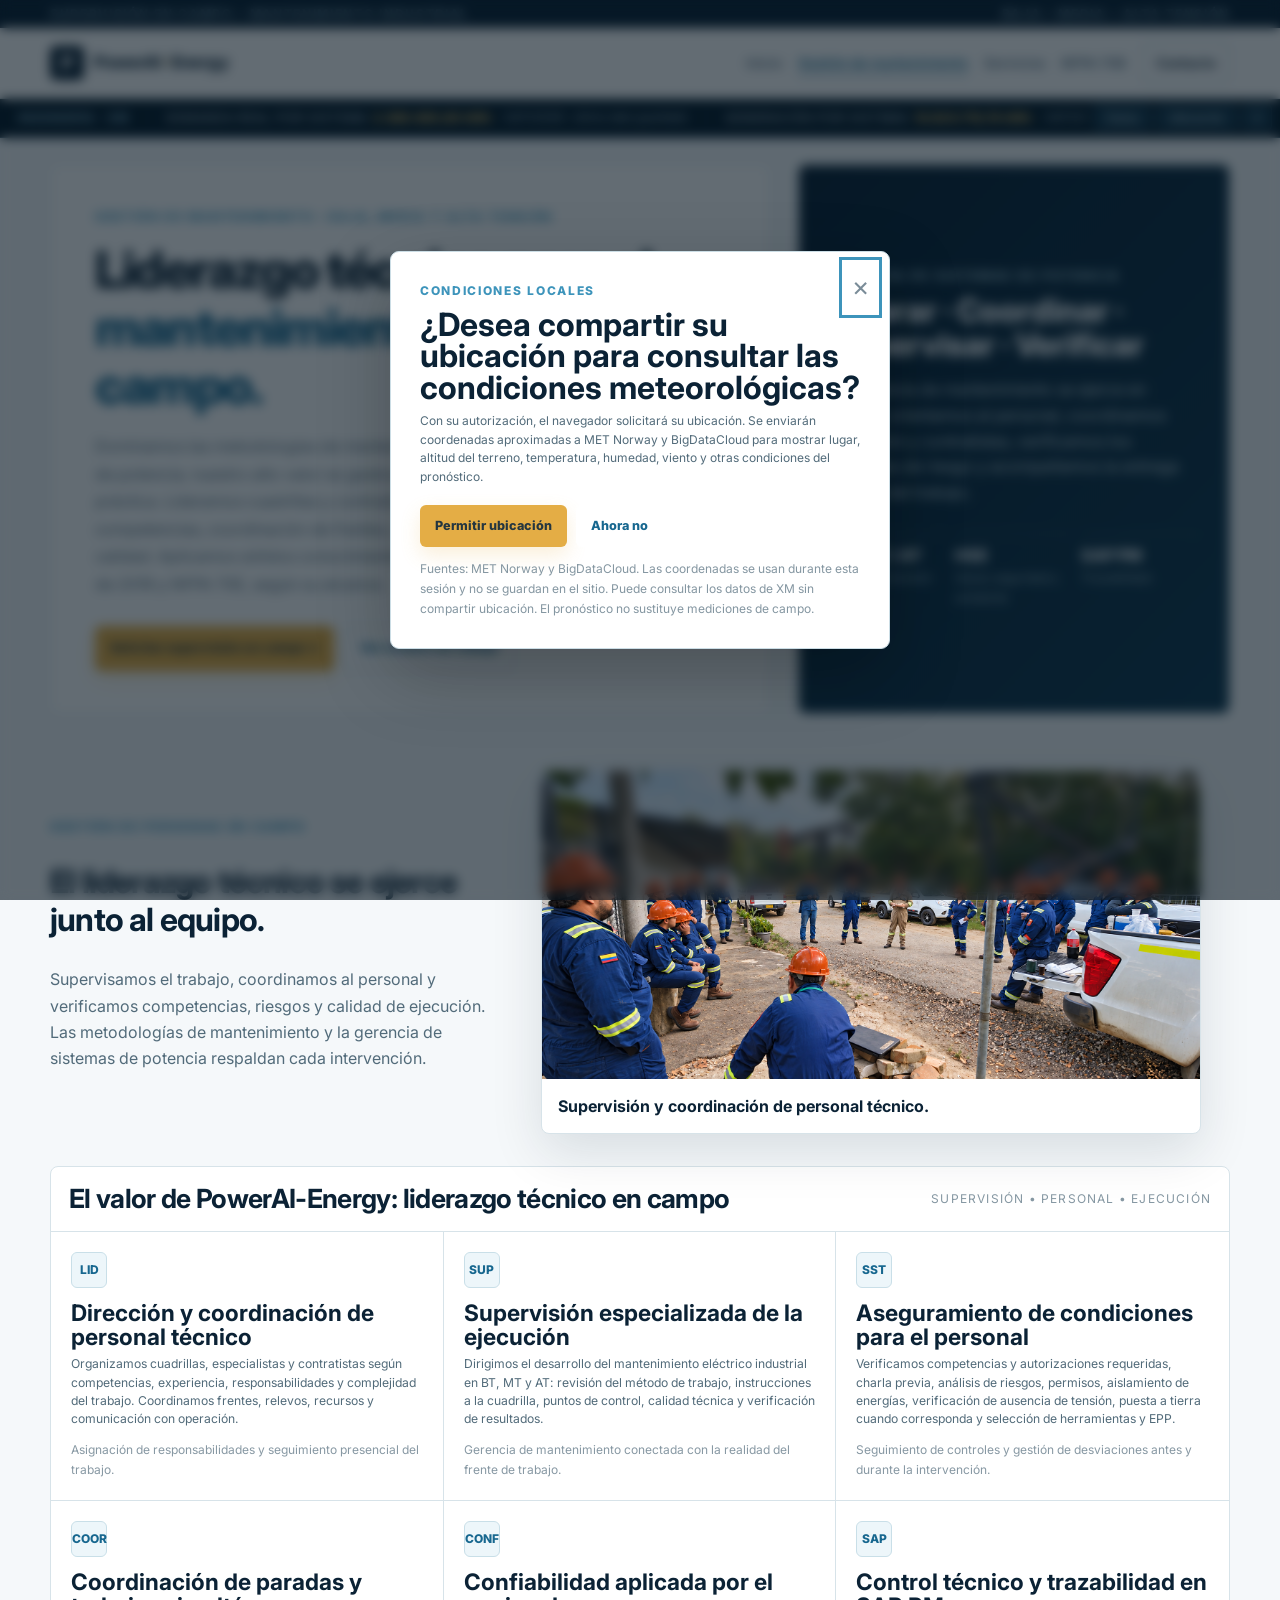
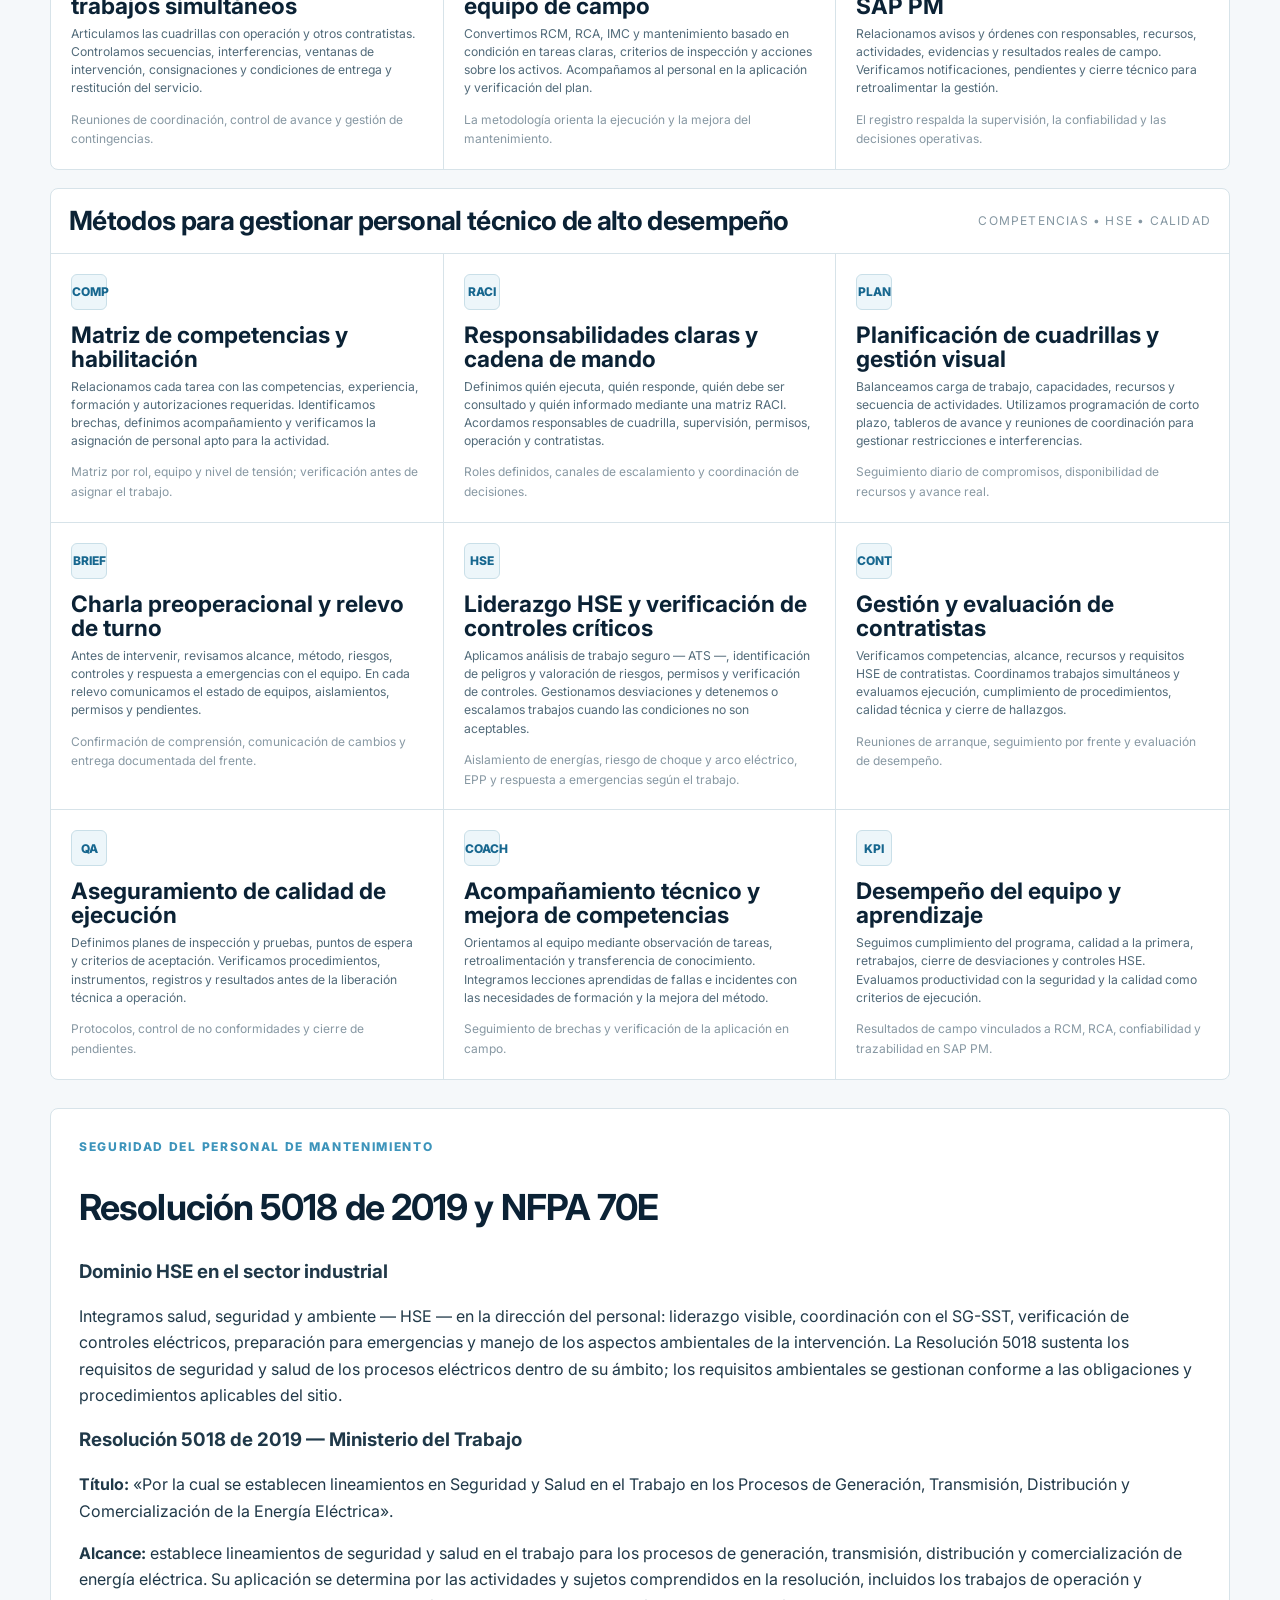
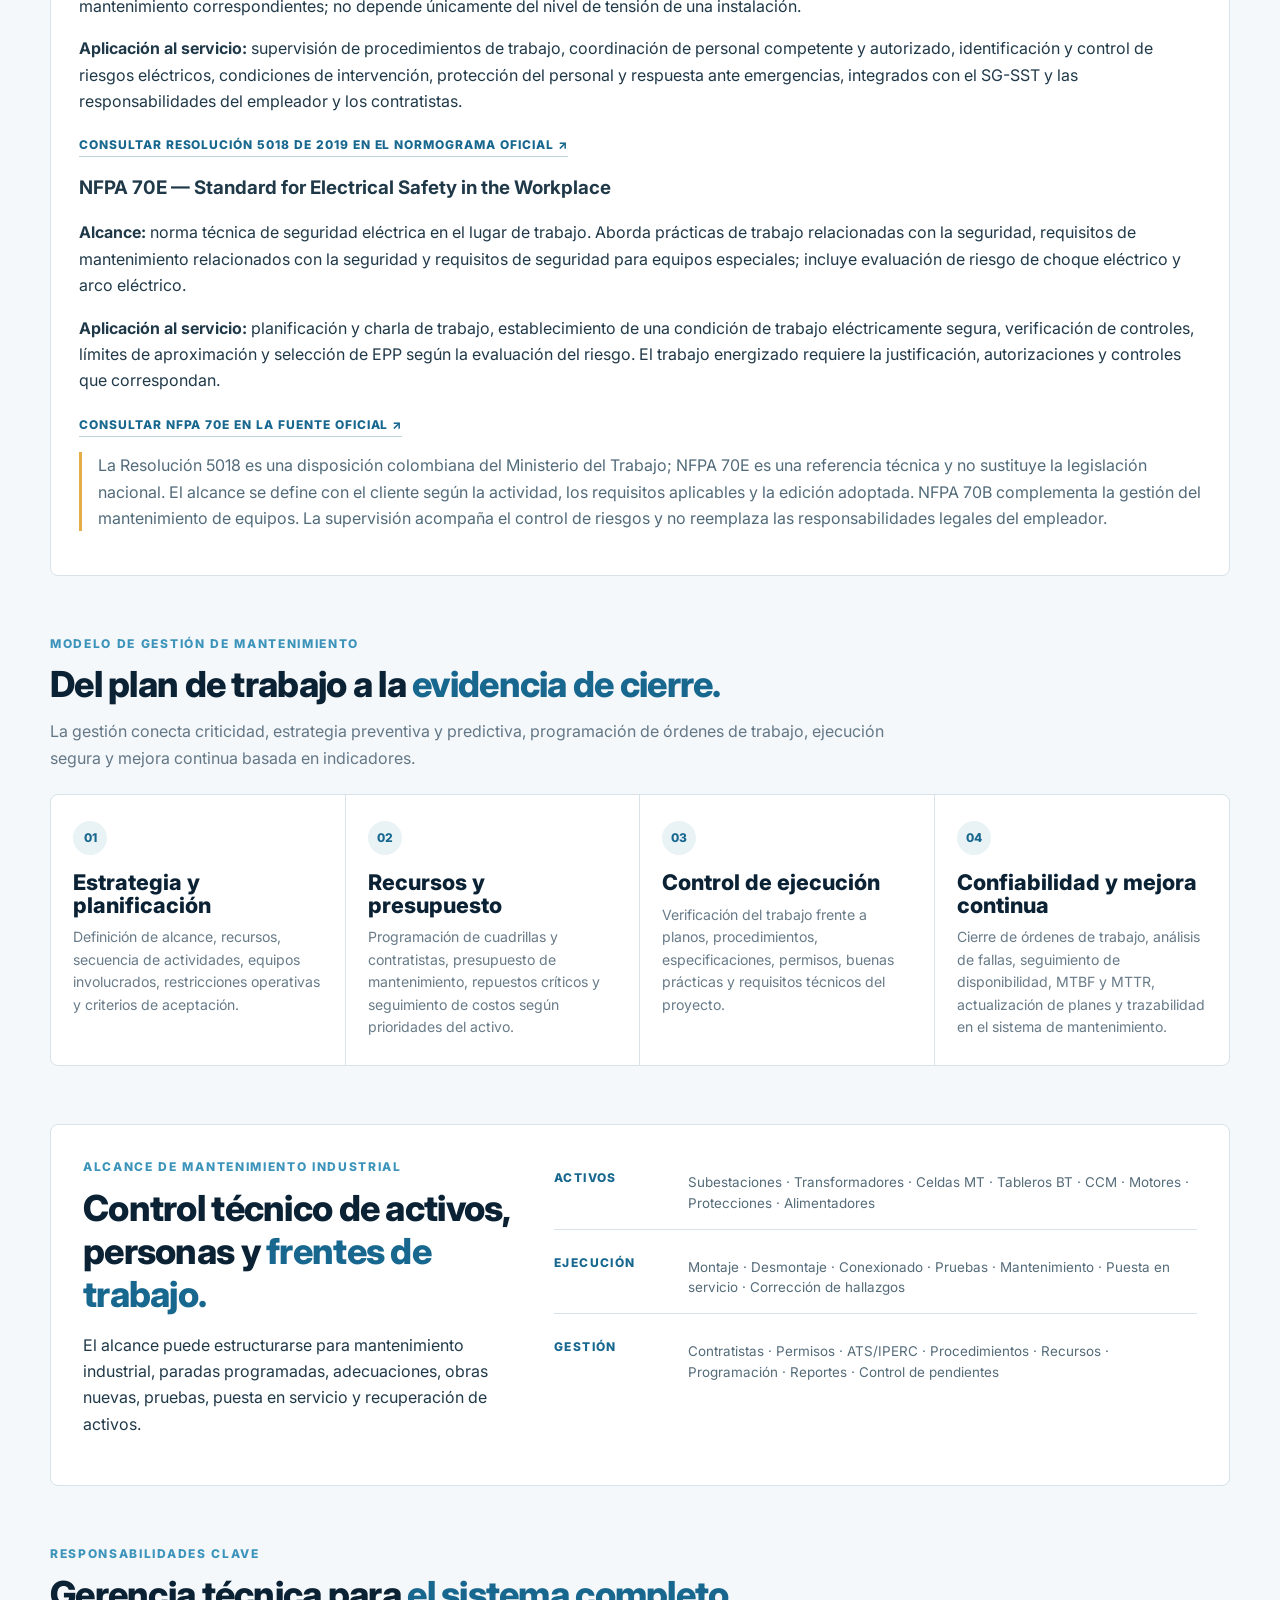
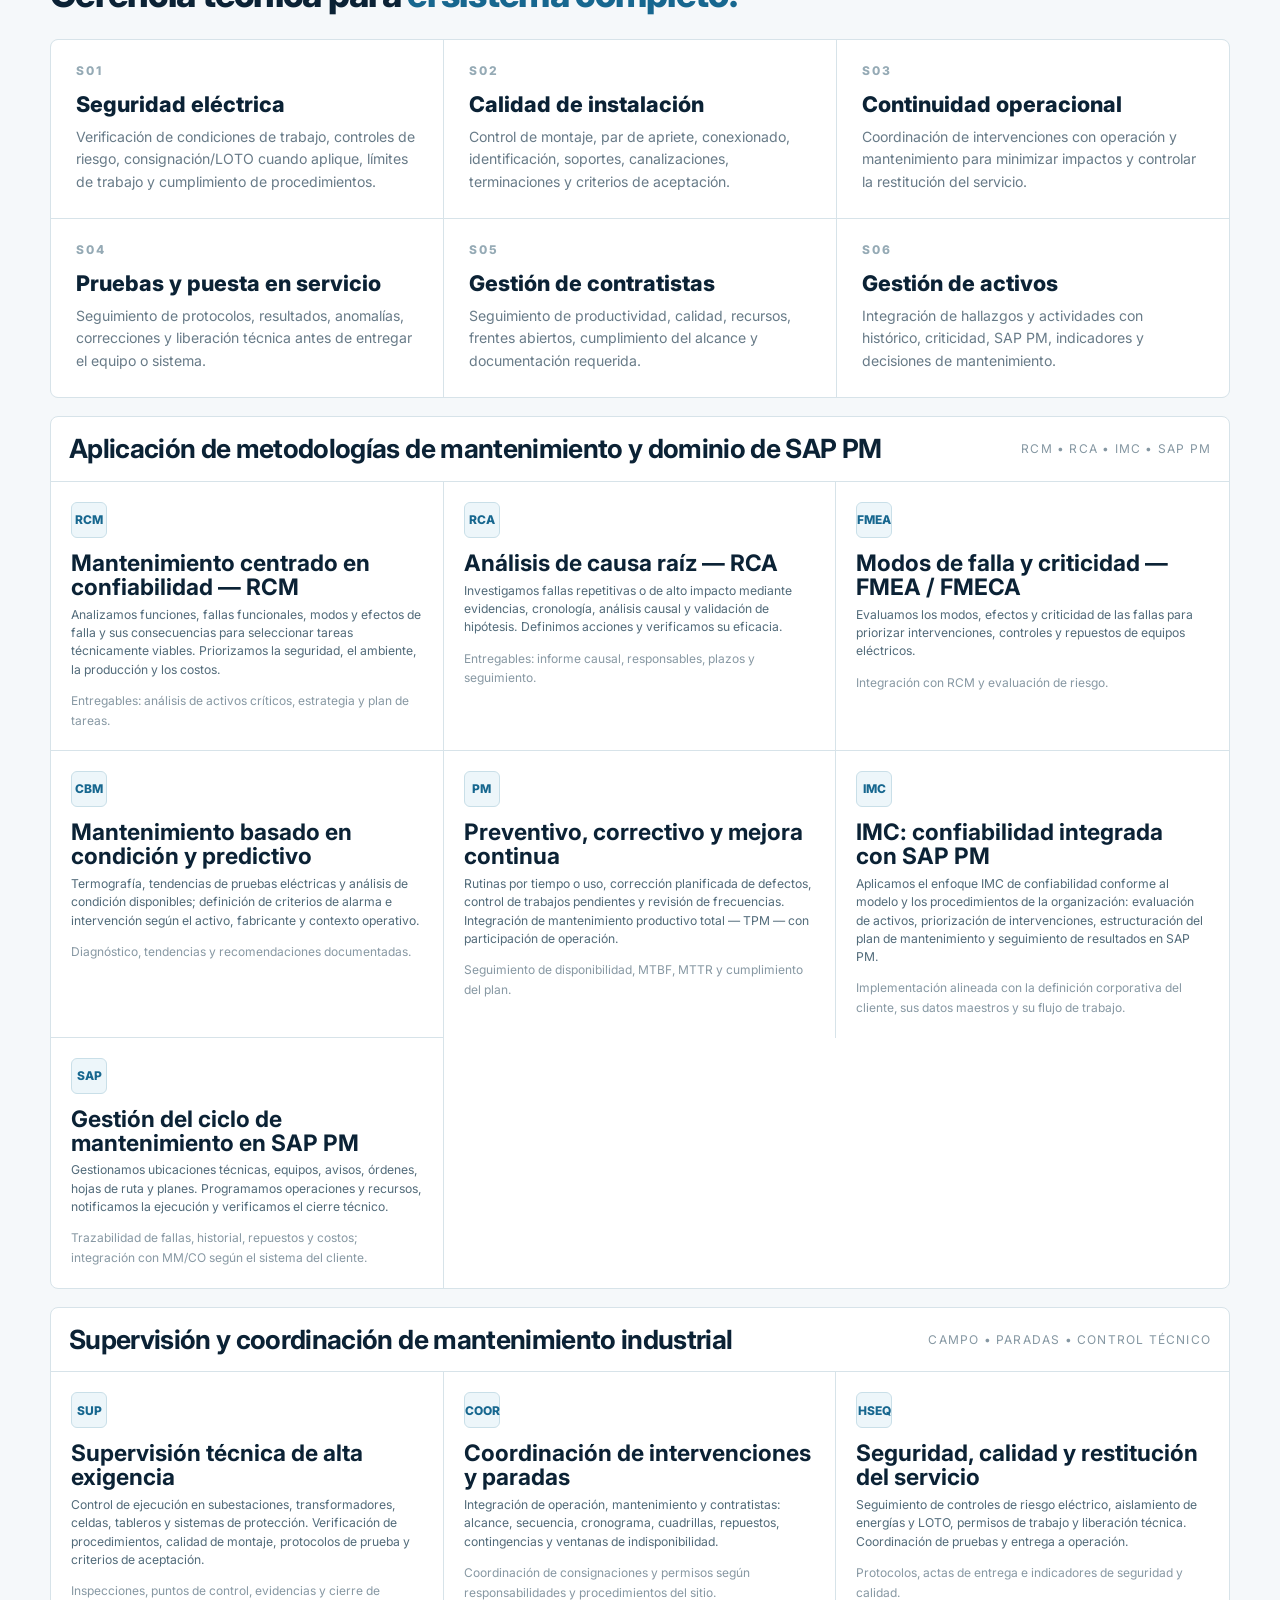
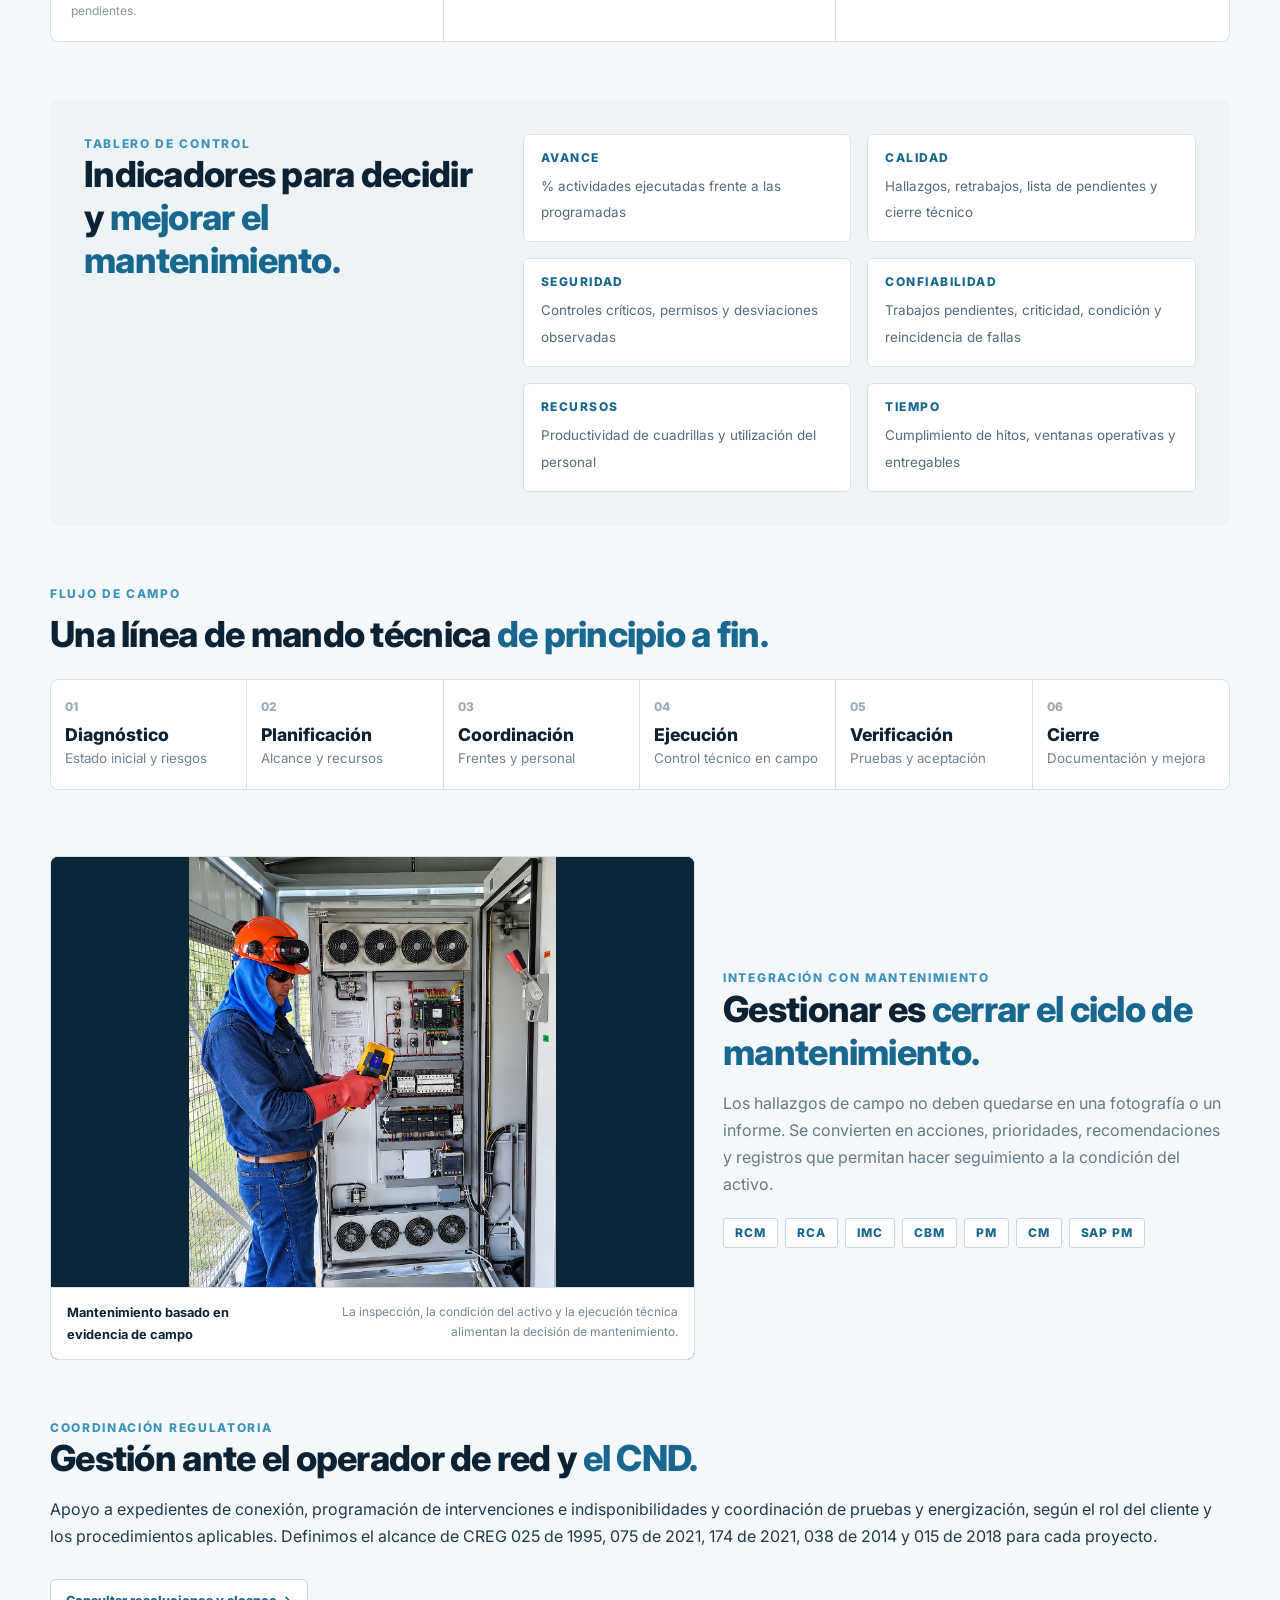
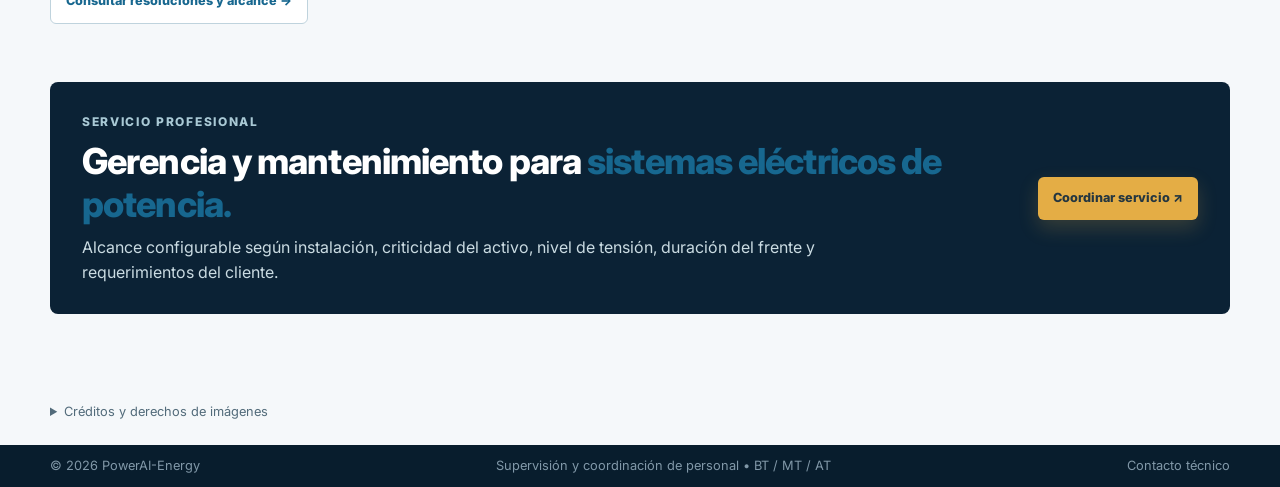
<file: supervision.html>
<!DOCTYPE html>
<html lang="es">
<head>
<meta charset="UTF-8">
<meta name="viewport" content="width=device-width, initial-scale=1.0">
<meta name="description" content="PowerAI-Energy | Gestión de mantenimiento eléctrico industrial y gerencia de sistemas eléctricos de potencia en baja, media y alta tensión.">
<meta name="theme-color" content="#0b2235">
<link rel="icon" type="image/svg+xml" href="favicon.svg">
<title>PowerAI-Energy | Gestión de mantenimiento</title>
<link rel="preconnect" href="https://fonts.googleapis.com">
<link rel="preconnect" href="https://fonts.gstatic.com" crossorigin>
<link href="https://fonts.googleapis.com/css2?family=Inter:wght@400;500;600;700;800&display=swap" rel="stylesheet">
<link rel="stylesheet" href="styles.css?v=20261013-editorial-audit">
</head>
<body class="supervision-page">

<header class="site-header">
  <div class="topbar"><div class="container topbar-inner"><span>SUPERVISIÓN EN CAMPO • MANTENIMIENTO INDUSTRIAL</span><span>BAJA • MEDIA • ALTA TENSIÓN</span></div></div>
  <nav class="nav container" aria-label="Navegación principal">
    <a class="brand" href="index.html"><span class="brand-mark">P</span><span>PowerAI<span class="brand-dash">-</span>Energy</span></a>
    <button class="menu-toggle" aria-label="Abrir menú" aria-expanded="false" aria-controls="nav-links"><span></span><span></span><span></span></button>
    <div class="nav-links" id="nav-links">
      <a href="index.html">Inicio</a>
      <a href="supervision.html" aria-current="page">Gestión de mantenimiento</a>
      <a href="servicios.html">Servicios</a>
      <a href="nfpa70b.html">NFPA 70B</a>
      <a class="nav-cta" href="contacto.html">Contacto</a>
    </div>
  </nav>
</header>
<div class="live-data-ticker" aria-label="Datos técnicos del sistema eléctrico y condiciones meteorológicas">
  <div class="ticker-viewport" tabindex="0" aria-label="Indicadores desplazables">
    <div class="ticker-track" id="ticker-track">
      <span class="ticker-item ticker-label">INGENIERÍA · XM</span>
      <span id="xm-items" class="ticker-group"><span class="ticker-item">XM <b>Consultando datos publicados…</b></span></span>
      <span id="oil-items" class="ticker-group"><span class="ticker-item">PETRÓLEO <b>Consultando precios de referencia en COP/barril…</b></span></span>
      <span class="ticker-item weather-item">LUGAR <b id="weather-summary">Autorizar ubicación</b></span>
      <span class="ticker-item">TEMPERATURA <b id="weather-temp">—</b></span>
      <span class="ticker-item">HUMEDAD RELATIVA <b id="weather-humidity">—</b></span>
      <span class="ticker-item">VIENTO <b id="weather-wind">—</b></span>
      <span class="ticker-item">RACHAS <b id="weather-gust">—</b></span>
      <span class="ticker-item">DIRECCIÓN <b id="weather-direction">—</b></span>
      <span class="ticker-item">ALTITUD DEL TERRENO <b id="weather-altitude">—</b></span>
      <span class="ticker-item">PRESIÓN AL NIVEL DEL MAR <b id="weather-pressure">—</b></span>
      <span class="ticker-item">NUBOSIDAD <b id="weather-clouds">—</b></span>
      <span class="ticker-item">PRECIPITACIÓN PRÓX. 1 H <b id="weather-rain">—</b></span>
      <span class="ticker-item">PRONÓSTICO MET <b id="weather-date">—</b></span>
    </div>
  </div>
  <div class="ticker-controls">
    <button class="ticker-location" id="engineering-button" type="button" aria-label="Consultar todos los indicadores técnicos publicados">Datos</button>
    <button class="ticker-location" id="location-button" type="button">Ubicación</button>
    <button class="ticker-location" id="ticker-pause" type="button" aria-label="Pausar desplazamiento" aria-pressed="false">Ⅱ</button>
  </div>
</div>
<div class="location-modal" id="location-modal" aria-hidden="true">
  <div class="location-dialog" role="dialog" aria-modal="true" aria-labelledby="location-title">
    <button class="location-close" id="location-close" type="button" aria-label="Cerrar">×</button>
    <span class="panel-label">CONDICIONES LOCALES</span>
    <h2 id="location-title">¿Desea compartir su ubicación para consultar las condiciones meteorológicas?</h2>
    <p>Con su autorización, el navegador solicitará su ubicación. Se enviarán coordenadas aproximadas a MET Norway y BigDataCloud para mostrar lugar, altitud del terreno, temperatura, humedad, viento y otras condiciones del pronóstico.</p>
    <div class="location-actions">
      <button class="btn btn-primary" id="location-allow" type="button">Permitir ubicación</button>
      <button class="btn btn-light" id="location-deny" type="button">Ahora no</button>
    </div>
    <small>Fuentes: <a href="https://api.met.no/" target="_blank" rel="noopener">MET Norway</a> y <a href="https://www.bigdatacloud.com/" target="_blank" rel="noopener">BigDataCloud</a>. Las coordenadas se usan durante esta sesión y no se guardan en el sitio. Puede consultar los datos de XM sin compartir ubicación. El pronóstico no sustituye mediciones de campo.</small>
  </div>
</div>
<div class="location-modal" id="engineering-modal" aria-hidden="true">
  <div class="location-dialog engineering-dialog" role="dialog" aria-modal="true" aria-labelledby="engineering-title">
    <button class="location-close" id="engineering-close" type="button" aria-label="Cerrar">×</button>
    <span class="panel-label">FUENTES PÚBLICAS · DATOS PUBLICADOS</span>
    <h2 id="engineering-title">Indicadores técnicos del sistema eléctrico</h2>
    <p id="engineering-status">Consultando el último conjunto de datos publicado.</p>
    <p>Se consultan los indicadores técnicos agregados del sistema disponibles en la API pública de XM. La consulta no abarca todas las series históricas ni todas las desagregaciones. Cada dato conserva su unidad y su período de publicación.</p>
    <div class="engineering-table-wrap"><table class="engineering-table"><thead><tr><th scope="col">Indicador</th><th scope="col">Valor</th><th scope="col">Fecha / período</th></tr></thead><tbody id="engineering-rows"></tbody></table></div>
    <details><summary>Catálogo técnico publicado por XM</summary><p>Variables y desagregaciones del catálogo público. La tira muestra los agregados del Sistema que hayan respondido a la consulta. La participación por fuente se calcula sobre la generación reportada por los recursos para una misma hora; es el último período publicado, no una medición instantánea.</p><ul id="engineering-catalog"></ul></details>
    <p>Brent y WTI: precios de referencia de la EIA, convertidos a pesos colombianos por barril con la TRM oficial. Las fechas pueden diferir; no son precios de venta local ni cotizaciones en tiempo real.</p>
    <p><a href="https://sinergox.xm.com.co/" target="_blank" rel="noopener">XM / Sinergox ↗</a> · <a href="https://www.eia.gov/dnav/pet/pet_pri_spt_s1_d.htm" target="_blank" rel="noopener">EIA petróleo ↗</a> · <a href="https://fred.stlouisfed.org/series/DCOILBRENTEU" target="_blank" rel="noopener">Brent EIA/FRED ↗</a> · <a href="https://fred.stlouisfed.org/series/DCOILWTICO" target="_blank" rel="noopener">WTI EIA/FRED ↗</a> · <a href="https://www.datos.gov.co/Econom-a-y-Finanzas/TRM/32sa-8pi3" target="_blank" rel="noopener">TRM oficial ↗</a></p>
  </div>
</div>


<main class="supervision-main">
  <div class="container">

    <section class="supervision-hero">
      <div class="supervision-hero-copy">
        <span class="panel-label">GESTIÓN DE MANTENIMIENTO • BAJA, MEDIA Y ALTA TENSIÓN</span>
        <h1>Liderazgo técnico para el <em>mantenimiento eléctrico en campo.</em></h1>
        <p>Dominamos las metodologías de mantenimiento y la gerencia de sistemas eléctricos de potencia; nuestro alto valor es gestionar al personal técnico que las lleva a la práctica. Lideramos cuadrillas y contratistas en BT, MT y AT, con evaluación de competencias, coordinación de frentes, control de riesgos y aseguramiento de calidad. Aplicamos sólidos conocimientos HSE con referencia a la Resolución 5018 de 2019 y NFPA 70E, según su alcance.</p>
        <div class="supervision-actions">
          <a class="btn btn-primary" href="contacto.html" target="_blank" rel="noopener">Solicitar supervisión en campo ↗</a>
          <a class="btn btn-light" href="#modelo">Ver modelo de trabajo</a>
        </div>
      </div>
      <div class="supervision-hero-card">
        <span>GERENCIA DE SISTEMAS DE POTENCIA</span>
        <strong>Liderar · Coordinar · Supervisar · Verificar</strong>
        <p>La gerencia de mantenimiento se ejerce en campo: orientamos al personal, coordinamos operación y contratistas, verificamos los controles de riesgo y acompañamos la entrega técnica del trabajo.</p>
        <div class="supervision-metric-row">
          <div><b>BT / MT / AT</b><span>Niveles de tensión</span></div>
          <div><b>HSE</b><span>Salud, seguridad y ambiente</span></div>
          <div><b>SAP PM</b><span>Trazabilidad</span></div>
        </div>
      </div>
    </section>

<section class="field-team-story" id="equipo-campo" aria-labelledby="equipo-campo-title">
  <div class="field-team-story-copy">
    <span class="panel-label">GESTIÓN DE PERSONAS EN CAMPO</span>
    <h2 id="equipo-campo-title">El liderazgo técnico se ejerce junto al equipo.</h2>
    <p>Supervisamos el trabajo, coordinamos al personal y verificamos competencias, riesgos y calidad de ejecución. Las metodologías de mantenimiento y la gerencia de sistemas de potencia respaldan cada intervención.</p>
  </div>
  <figure class="field-team-photo">
    <img src="assets/supervision-powerai-energy.png?v=20261015" width="1835" height="857" loading="lazy" alt="Equipo técnico con cascos naranja reunido para la coordinación de actividades en campo, junto a unidades de levantamiento artificial tipo machín">
    <figcaption><strong>Supervisión y coordinación de personal técnico.</strong></figcaption>
  </figure>
</section>
<section class="portfolio-group" id="liderazgo-campo">
<div class="portfolio-group-head"><h2>El valor de PowerAI-Energy: liderazgo técnico en campo</h2><span>SUPERVISIÓN • PERSONAL • EJECUCIÓN</span></div>
<div class="portfolio-grid">
<article class="portfolio-card"><div class="pc-icon">LID</div><h3>Dirección y coordinación de personal técnico</h3><p>Organizamos cuadrillas, especialistas y contratistas según competencias, experiencia, responsabilidades y complejidad del trabajo. Coordinamos frentes, relevos, recursos y comunicación con operación.</p><small>Asignación de responsabilidades y seguimiento presencial del trabajo.</small></article>
<article class="portfolio-card"><div class="pc-icon">SUP</div><h3>Supervisión especializada de la ejecución</h3><p>Dirigimos el desarrollo del mantenimiento eléctrico industrial en BT, MT y AT: revisión del método de trabajo, instrucciones a la cuadrilla, puntos de control, calidad técnica y verificación de resultados.</p><small>Gerencia de mantenimiento conectada con la realidad del frente de trabajo.</small></article>
<article class="portfolio-card"><div class="pc-icon">SST</div><h3>Aseguramiento de condiciones para el personal</h3><p>Verificamos competencias y autorizaciones requeridas, charla previa, análisis de riesgos, permisos, aislamiento de energías, verificación de ausencia de tensión, puesta a tierra cuando corresponda y selección de herramientas y EPP.</p><small>Seguimiento de controles y gestión de desviaciones antes y durante la intervención.</small></article>
<article class="portfolio-card"><div class="pc-icon">COOR</div><h3>Coordinación de paradas y trabajos simultáneos</h3><p>Articulamos las cuadrillas con operación y otros contratistas. Controlamos secuencias, interferencias, ventanas de intervención, consignaciones y condiciones de entrega y restitución del servicio.</p><small>Reuniones de coordinación, control de avance y gestión de contingencias.</small></article>
<article class="portfolio-card"><div class="pc-icon">CONF</div><h3>Confiabilidad aplicada por el equipo de campo</h3><p>Convertimos RCM, RCA, IMC y mantenimiento basado en condición en tareas claras, criterios de inspección y acciones sobre los activos. Acompañamos al personal en la aplicación y verificación del plan.</p><small>La metodología orienta la ejecución y la mejora del mantenimiento.</small></article>
<article class="portfolio-card"><div class="pc-icon">SAP</div><h3>Control técnico y trazabilidad en SAP PM</h3><p>Relacionamos avisos y órdenes con responsables, recursos, actividades, evidencias y resultados reales de campo. Verificamos notificaciones, pendientes y cierre técnico para retroalimentar la gestión.</p><small>El registro respalda la supervisión, la confiabilidad y las decisiones operativas.</small></article>
</div></section><section class="portfolio-group" id="gestion-personal"><div class="portfolio-group-head"><h2>Métodos para gestionar personal técnico de alto desempeño</h2><span>COMPETENCIAS • HSE • CALIDAD</span></div><div class="portfolio-grid">
<article class="portfolio-card"><div class="pc-icon">COMP</div><h3>Matriz de competencias y habilitación</h3><p>Relacionamos cada tarea con las competencias, experiencia, formación y autorizaciones requeridas. Identificamos brechas, definimos acompañamiento y verificamos la asignación de personal apto para la actividad.</p><small>Matriz por rol, equipo y nivel de tensión; verificación antes de asignar el trabajo.</small></article>
<article class="portfolio-card"><div class="pc-icon">RACI</div><h3>Responsabilidades claras y cadena de mando</h3><p>Definimos quién ejecuta, quién responde, quién debe ser consultado y quién informado mediante una matriz RACI. Acordamos responsables de cuadrilla, supervisión, permisos, operación y contratistas.</p><small>Roles definidos, canales de escalamiento y coordinación de decisiones.</small></article>
<article class="portfolio-card"><div class="pc-icon">PLAN</div><h3>Planificación de cuadrillas y gestión visual</h3><p>Balanceamos carga de trabajo, capacidades, recursos y secuencia de actividades. Utilizamos programación de corto plazo, tableros de avance y reuniones de coordinación para gestionar restricciones e interferencias.</p><small>Seguimiento diario de compromisos, disponibilidad de recursos y avance real.</small></article>
<article class="portfolio-card"><div class="pc-icon">BRIEF</div><h3>Charla preoperacional y relevo de turno</h3><p>Antes de intervenir, revisamos alcance, método, riesgos, controles y respuesta a emergencias con el equipo. En cada relevo comunicamos el estado de equipos, aislamientos, permisos y pendientes.</p><small>Confirmación de comprensión, comunicación de cambios y entrega documentada del frente.</small></article>
<article class="portfolio-card"><div class="pc-icon">HSE</div><h3>Liderazgo HSE y verificación de controles críticos</h3><p>Aplicamos análisis de trabajo seguro — ATS —, identificación de peligros y valoración de riesgos, permisos y verificación de controles. Gestionamos desviaciones y detenemos o escalamos trabajos cuando las condiciones no son aceptables.</p><small>Aislamiento de energías, riesgo de choque y arco eléctrico, EPP y respuesta a emergencias según el trabajo.</small></article>
<article class="portfolio-card"><div class="pc-icon">CONT</div><h3>Gestión y evaluación de contratistas</h3><p>Verificamos competencias, alcance, recursos y requisitos HSE de contratistas. Coordinamos trabajos simultáneos y evaluamos ejecución, cumplimiento de procedimientos, calidad técnica y cierre de hallazgos.</p><small>Reuniones de arranque, seguimiento por frente y evaluación de desempeño.</small></article>
<article class="portfolio-card"><div class="pc-icon">QA</div><h3>Aseguramiento de calidad de ejecución</h3><p>Definimos planes de inspección y pruebas, puntos de espera y criterios de aceptación. Verificamos procedimientos, instrumentos, registros y resultados antes de la liberación técnica a operación.</p><small>Protocolos, control de no conformidades y cierre de pendientes.</small></article>
<article class="portfolio-card"><div class="pc-icon">COACH</div><h3>Acompañamiento técnico y mejora de competencias</h3><p>Orientamos al equipo mediante observación de tareas, retroalimentación y transferencia de conocimiento. Integramos lecciones aprendidas de fallas e incidentes con las necesidades de formación y la mejora del método.</p><small>Seguimiento de brechas y verificación de la aplicación en campo.</small></article>
<article class="portfolio-card"><div class="pc-icon">KPI</div><h3>Desempeño del equipo y aprendizaje</h3><p>Seguimos cumplimiento del programa, calidad a la primera, retrabajos, cierre de desviaciones y controles HSE. Evaluamos productividad con la seguridad y la calidad como criterios de ejecución.</p><small>Resultados de campo vinculados a RCM, RCA, confiabilidad y trazabilidad en SAP PM.</small></article>
</div></section>
<section class="regulatory-section" id="seguridad-personal" aria-labelledby="seguridad-title">
<span class="panel-label">SEGURIDAD DEL PERSONAL DE MANTENIMIENTO</span>
<h2 id="seguridad-title">Resolución 5018 de 2019 y NFPA 70E</h2>
<h3>Dominio HSE en el sector industrial</h3><p>Integramos salud, seguridad y ambiente — HSE — en la dirección del personal: liderazgo visible, coordinación con el SG-SST, verificación de controles eléctricos, preparación para emergencias y manejo de los aspectos ambientales de la intervención. La Resolución 5018 sustenta los requisitos de seguridad y salud de los procesos eléctricos dentro de su ámbito; los requisitos ambientales se gestionan conforme a las obligaciones y procedimientos aplicables del sitio.</p>
<h3>Resolución 5018 de 2019 — Ministerio del Trabajo</h3>
<p><strong>Título:</strong> «Por la cual se establecen lineamientos en Seguridad y Salud en el Trabajo en los Procesos de Generación, Transmisión, Distribución y Comercialización de la Energía Eléctrica».</p>
<p><strong>Alcance:</strong> establece lineamientos de seguridad y salud en el trabajo para los procesos de generación, transmisión, distribución y comercialización de energía eléctrica. Su aplicación se determina por las actividades y sujetos comprendidos en la resolución, incluidos los trabajos de operación y mantenimiento correspondientes; no depende únicamente del nivel de tensión de una instalación.</p>
<p><strong>Aplicación al servicio:</strong> supervisión de procedimientos de trabajo, coordinación de personal competente y autorizado, identificación y control de riesgos eléctricos, condiciones de intervención, protección del personal y respuesta ante emergencias, integrados con el SG-SST y las responsabilidades del empleador y los contratistas.</p>
<a class="service-more" href="https://normograma.superservicios.gov.co/normograma/compilacion/docs/resolucion_mtra_5018_2019.htm" target="_blank" rel="noopener">Consultar Resolución 5018 de 2019 en el normograma oficial ↗</a>
<h3>NFPA 70E — Standard for Electrical Safety in the Workplace</h3>
<p><strong>Alcance:</strong> norma técnica de seguridad eléctrica en el lugar de trabajo. Aborda prácticas de trabajo relacionadas con la seguridad, requisitos de mantenimiento relacionados con la seguridad y requisitos de seguridad para equipos especiales; incluye evaluación de riesgo de choque eléctrico y arco eléctrico.</p>
<p><strong>Aplicación al servicio:</strong> planificación y charla de trabajo, establecimiento de una condición de trabajo eléctricamente segura, verificación de controles, límites de aproximación y selección de EPP según la evaluación del riesgo. El trabajo energizado requiere la justificación, autorizaciones y controles que correspondan.</p>
<a class="service-more" href="https://www.nfpa.org/codes-and-standards/nfpa-70e-standard-development/70e" target="_blank" rel="noopener">Consultar NFPA 70E en la fuente oficial ↗</a>
<p class="regulatory-note">La Resolución 5018 es una disposición colombiana del Ministerio del Trabajo; NFPA 70E es una referencia técnica y no sustituye la legislación nacional. El alcance se define con el cliente según la actividad, los requisitos aplicables y la edición adoptada. NFPA 70B complementa la gestión del mantenimiento de equipos. La supervisión acompaña el control de riesgos y no reemplaza las responsabilidades legales del empleador.</p>
</section>
    <section class="supervision-section" id="modelo">
      <div class="section-heading">
        <span class="panel-label">MODELO DE GESTIÓN DE MANTENIMIENTO</span>
        <h2>Del plan de trabajo a la <em>evidencia de cierre.</em></h2>
        <p>La gestión conecta criticidad, estrategia preventiva y predictiva, programación de órdenes de trabajo, ejecución segura y mejora continua basada en indicadores.</p>
      </div>
      <div class="supervision-pillars">
        <article>
          <span class="pillar-no">01</span>
          <h3>Estrategia y planificación</h3>
          <p>Definición de alcance, recursos, secuencia de actividades, equipos involucrados, restricciones operativas y criterios de aceptación.</p>
        </article>
        <article>
          <span class="pillar-no">02</span>
          <h3>Recursos y presupuesto</h3>
          <p>Programación de cuadrillas y contratistas, presupuesto de mantenimiento, repuestos críticos y seguimiento de costos según prioridades del activo.</p>
        </article>
        <article>
          <span class="pillar-no">03</span>
          <h3>Control de ejecución</h3>
          <p>Verificación del trabajo frente a planos, procedimientos, especificaciones, permisos, buenas prácticas y requisitos técnicos del proyecto.</p>
        </article>
        <article>
          <span class="pillar-no">04</span>
          <h3>Confiabilidad y mejora continua</h3>
          <p>Cierre de órdenes de trabajo, análisis de fallas, seguimiento de disponibilidad, MTBF y MTTR, actualización de planes y trazabilidad en el sistema de mantenimiento.</p>
        </article>
      </div>
    </section>

    <section class="supervision-section supervision-scope">
      <div class="supervision-scope-grid">
        <div>
          <span class="panel-label">ALCANCE DE MANTENIMIENTO INDUSTRIAL</span>
          <h2>Control técnico de activos, personas y <em>frentes de trabajo.</em></h2>
          <p>El alcance puede estructurarse para mantenimiento industrial, paradas programadas, adecuaciones, obras nuevas, pruebas, puesta en servicio y recuperación de activos.</p>
        </div>
        <div class="scope-list">
          <div><b>ACTIVOS</b><span>Subestaciones · Transformadores · Celdas MT · Tableros BT · CCM · Motores · Protecciones · Alimentadores</span></div>
          <div><b>EJECUCIÓN</b><span>Montaje · Desmontaje · Conexionado · Pruebas · Mantenimiento · Puesta en servicio · Corrección de hallazgos</span></div>
          <div><b>GESTIÓN</b><span>Contratistas · Permisos · ATS/IPERC · Procedimientos · Recursos · Programación · Reportes · Control de pendientes</span></div>
        </div>
      </div>
    </section>

    <section class="supervision-section">
      <div class="section-heading">
        <span class="panel-label">RESPONSABILIDADES CLAVE</span>
        <h2>Gerencia técnica para <em>el sistema completo.</em></h2>
      </div>
      <div class="supervision-responsibility-grid">
        <article><div class="sr-code">S01</div><h3>Seguridad eléctrica</h3><p>Verificación de condiciones de trabajo, controles de riesgo, consignación/LOTO cuando aplique, límites de trabajo y cumplimiento de procedimientos.</p></article>
        <article><div class="sr-code">S02</div><h3>Calidad de instalación</h3><p>Control de montaje, par de apriete, conexionado, identificación, soportes, canalizaciones, terminaciones y criterios de aceptación.</p></article>
        <article><div class="sr-code">S03</div><h3>Continuidad operacional</h3><p>Coordinación de intervenciones con operación y mantenimiento para minimizar impactos y controlar la restitución del servicio.</p></article>
        <article><div class="sr-code">S04</div><h3>Pruebas y puesta en servicio</h3><p>Seguimiento de protocolos, resultados, anomalías, correcciones y liberación técnica antes de entregar el equipo o sistema.</p></article>
        <article><div class="sr-code">S05</div><h3>Gestión de contratistas</h3><p>Seguimiento de productividad, calidad, recursos, frentes abiertos, cumplimiento del alcance y documentación requerida.</p></article>
        <article><div class="sr-code">S06</div><h3>Gestión de activos</h3><p>Integración de hallazgos y actividades con histórico, criticidad, SAP PM, indicadores y decisiones de mantenimiento.</p></article>
      </div>
    </section>

<section class="portfolio-group" id="metodologias"><div class="portfolio-group-head"><h2>Aplicación de metodologías de mantenimiento y dominio de SAP PM</h2><span>RCM • RCA • IMC • SAP PM</span></div><div class="portfolio-grid"><article class="portfolio-card"><div class="pc-icon">RCM</div><h3>Mantenimiento centrado en confiabilidad — RCM</h3><p>Analizamos funciones, fallas funcionales, modos y efectos de falla y sus consecuencias para seleccionar tareas técnicamente viables. Priorizamos la seguridad, el ambiente, la producción y los costos.</p><small>Entregables: análisis de activos críticos, estrategia y plan de tareas.</small></article><article class="portfolio-card"><div class="pc-icon">RCA</div><h3>Análisis de causa raíz — RCA</h3><p>Investigamos fallas repetitivas o de alto impacto mediante evidencias, cronología, análisis causal y validación de hipótesis. Definimos acciones y verificamos su eficacia.</p><small>Entregables: informe causal, responsables, plazos y seguimiento.</small></article><article class="portfolio-card"><div class="pc-icon">FMEA</div><h3>Modos de falla y criticidad — FMEA / FMECA</h3><p>Evaluamos los modos, efectos y criticidad de las fallas para priorizar intervenciones, controles y repuestos de equipos eléctricos.</p><small>Integración con RCM y evaluación de riesgo.</small></article><article class="portfolio-card"><div class="pc-icon">CBM</div><h3>Mantenimiento basado en condición y predictivo</h3><p>Termografía, tendencias de pruebas eléctricas y análisis de condición disponibles; definición de criterios de alarma e intervención según el activo, fabricante y contexto operativo.</p><small>Diagnóstico, tendencias y recomendaciones documentadas.</small></article><article class="portfolio-card"><div class="pc-icon">PM</div><h3>Preventivo, correctivo y mejora continua</h3><p>Rutinas por tiempo o uso, corrección planificada de defectos, control de trabajos pendientes y revisión de frecuencias. Integración de mantenimiento productivo total — TPM — con participación de operación.</p><small>Seguimiento de disponibilidad, MTBF, MTTR y cumplimiento del plan.</small></article><article class="portfolio-card"><div class="pc-icon">IMC</div><h3>IMC: confiabilidad integrada con SAP PM</h3><p>Aplicamos el enfoque IMC de confiabilidad conforme al modelo y los procedimientos de la organización: evaluación de activos, priorización de intervenciones, estructuración del plan de mantenimiento y seguimiento de resultados en SAP PM.</p><small>Implementación alineada con la definición corporativa del cliente, sus datos maestros y su flujo de trabajo.</small></article><article class="portfolio-card"><div class="pc-icon">SAP</div><h3>Gestión del ciclo de mantenimiento en SAP PM</h3><p>Gestionamos ubicaciones técnicas, equipos, avisos, órdenes, hojas de ruta y planes. Programamos operaciones y recursos, notificamos la ejecución y verificamos el cierre técnico.</p><small>Trazabilidad de fallas, historial, repuestos y costos; integración con MM/CO según el sistema del cliente.</small></article></div></section><section class="portfolio-group" id="supervision-industrial"><div class="portfolio-group-head"><h2>Supervisión y coordinación de mantenimiento industrial</h2><span>CAMPO • PARADAS • CONTROL TÉCNICO</span></div><div class="portfolio-grid"><article class="portfolio-card"><div class="pc-icon">SUP</div><h3>Supervisión técnica de alta exigencia</h3><p>Control de ejecución en subestaciones, transformadores, celdas, tableros y sistemas de protección. Verificación de procedimientos, calidad de montaje, protocolos de prueba y criterios de aceptación.</p><small>Inspecciones, puntos de control, evidencias y cierre de pendientes.</small></article><article class="portfolio-card"><div class="pc-icon">COOR</div><h3>Coordinación de intervenciones y paradas</h3><p>Integración de operación, mantenimiento y contratistas: alcance, secuencia, cronograma, cuadrillas, repuestos, contingencias y ventanas de indisponibilidad.</p><small>Coordinación de consignaciones y permisos según responsabilidades y procedimientos del sitio.</small></article><article class="portfolio-card"><div class="pc-icon">HSEQ</div><h3>Seguridad, calidad y restitución del servicio</h3><p>Seguimiento de controles de riesgo eléctrico, aislamiento de energías y LOTO, permisos de trabajo y liberación técnica. Coordinación de pruebas y entrega a operación.</p><small>Protocolos, actas de entrega e indicadores de seguridad y calidad.</small></article></div></section>
    <section class="supervision-section supervision-control">
      <div>
        <span class="panel-label">TABLERO DE CONTROL</span>
        <h2>Indicadores para decidir y <em>mejorar el mantenimiento.</em></h2>
      </div>
      <div class="control-grid">
        <div><b>AVANCE</b><span>% actividades ejecutadas frente a las programadas</span></div>
        <div><b>CALIDAD</b><span>Hallazgos, retrabajos, lista de pendientes y cierre técnico</span></div>
        <div><b>SEGURIDAD</b><span>Controles críticos, permisos y desviaciones observadas</span></div>
        <div><b>CONFIABILIDAD</b><span>Trabajos pendientes, criticidad, condición y reincidencia de fallas</span></div>
        <div><b>RECURSOS</b><span>Productividad de cuadrillas y utilización del personal</span></div>
        <div><b>TIEMPO</b><span>Cumplimiento de hitos, ventanas operativas y entregables</span></div>
      </div>
    </section>

    <section class="supervision-section supervision-workflow">
      <div class="section-heading">
        <span class="panel-label">FLUJO DE CAMPO</span>
        <h2>Una línea de mando técnica <em>de principio a fin.</em></h2>
      </div>
      <div class="workflow-row">
        <div><span>01</span><b>Diagnóstico</b><small>Estado inicial y riesgos</small></div>
        <div><span>02</span><b>Planificación</b><small>Alcance y recursos</small></div>
        <div><span>03</span><b>Coordinación</b><small>Frentes y personal</small></div>
        <div><span>04</span><b>Ejecución</b><small>Control técnico en campo</small></div>
        <div><span>05</span><b>Verificación</b><small>Pruebas y aceptación</small></div>
        <div><span>06</span><b>Cierre</b><small>Documentación y mejora</small></div>
      </div>
    </section>

    <section class="supervision-section supervision-visual">
      <figure>
        <img src="assets/22.png?v=20260927" alt="Técnico realizando inspección termográfica con cámara infrarroja en un tablero eléctrico">
        <figcaption><strong>Mantenimiento basado en evidencia de campo</strong><span>La inspección, la condición del activo y la ejecución técnica alimentan la decisión de mantenimiento.</span></figcaption>
      </figure>
      <div class="supervision-visual-copy">
        <span class="panel-label">INTEGRACIÓN CON MANTENIMIENTO</span>
        <h2>Gestionar es <em>cerrar el ciclo de mantenimiento.</em></h2>
        <p>Los hallazgos de campo no deben quedarse en una fotografía o un informe. Se convierten en acciones, prioridades, recomendaciones y registros que permitan hacer seguimiento a la condición del activo.</p>
        <div class="integration-tags">
          <span>RCM</span><span>RCA</span><span>IMC</span><span>CBM</span><span>PM</span><span>CM</span><span>SAP PM</span>
        </div>
      </div>
    </section>

    <section class="supervision-section regulatory-summary"><span class="panel-label">COORDINACIÓN REGULATORIA</span><h2>Gestión ante el operador de red y <em>el CND.</em></h2><p>Apoyo a expedientes de conexión, programación de intervenciones e indisponibilidades y coordinación de pruebas y energización, según el rol del cliente y los procedimientos aplicables. Definimos el alcance de CREG 025 de 1995, 075 de 2021, 174 de 2021, 038 de 2014 y 015 de 2018 para cada proyecto.</p><a class="btn btn-light" href="servicios.html#creg">Consultar resoluciones y alcance →</a></section>
    <section class="supervision-cta">
      <div>
        <span class="panel-label">SERVICIO PROFESIONAL</span>
        <h2>Gerencia y mantenimiento para <em>sistemas eléctricos de potencia.</em></h2>
        <p>Alcance configurable según instalación, criticidad del activo, nivel de tensión, duración del frente y requerimientos del cliente.</p>
      </div>
      <a class="btn btn-primary" href="contacto.html" target="_blank" rel="noopener">Coordinar servicio ↗</a>
    </section>

  </div>
</main>


<div class="container image-credits-section">
  <details class="image-rights-details">
    <summary>Créditos y derechos de imágenes</summary>
    <p>Las fotografías externas se utilizan como referencias de entornos eléctricos industriales. Sus fuentes y condiciones de uso se relacionan a continuación.</p>
    <ul><li><strong>Supervisión y coordinación de personal técnico:</strong> imagen propia de PowerAI-Energy, editada de forma ilustrativa con autorización de su propietario. Derechos reservados.</li><li><strong>Inspección termográfica con cámara infrarroja:</strong> material proporcionado por PowerAI-Energy para ilustrar el servicio.</li></ul>
  </details>
</div>
<footer class="footer"><div class="container footer-inner"><span>© <span id="year"></span> PowerAI-Energy</span><span>Supervisión y coordinación de personal • BT / MT / AT</span><a href="contacto.html">Contacto técnico</a></div></footer>
<script src="script.js?v=20261021-cloudflare"></script>
</body>
</html>
</file>
<file: styles.css>
:root{
  --navy:#0b2235;
  --ink:#0b2235;
  --navy-2:#12374f;
  --blue:#17678f;
  --blue-2:#3d94bb;
  --blue-soft:#edf6fa;
  --gold:#e4ad45;
  --green:#52bd87;
  --text:#203949;
  --muted:#526b7a;
  --line:#d7e3e9;
  --white:#fff;
  --surface:#f5f8fa;
  --shadow:0 18px 52px rgba(11,34,53,.12);
  --max:1180px;
}
*{box-sizing:border-box}
html{scroll-behavior:smooth}
body{margin:0;font-family:'Inter',Arial,sans-serif;color:var(--text);background:#fff;line-height:1.5}
button,input,textarea,select{font:inherit}
a{text-decoration:none;color:inherit}
img{display:block;max-width:100%}
.container{width:min(var(--max),calc(100% - 42px));margin:auto}

.topbar{height:28px;background:var(--navy);color:#8ea9b8;text-transform:uppercase;letter-spacing:.14em;font-family:'Inter',Arial,sans-serif;font-size:.75rem;font-weight:700}
.topbar-inner{height:100%;display:flex;align-items:center;justify-content:space-between;gap:20px}
.site-header{position:fixed;z-index:50;top:0;left:0;right:0;background:rgba(255,255,255,.97);backdrop-filter:blur(12px);border-bottom:1px solid rgba(23,103,143,.12)}
.topbar+.nav{height:70px}
.nav{display:flex;align-items:center;justify-content:space-between}
.brand{display:flex;align-items:center;gap:10px;color:var(--navy);font-weight:800;font-size:1.04rem}
.brand-mark{display:grid;place-items:center;width:34px;height:34px;border-radius:6px;background:var(--navy);color:#fff;font-family:'Inter',Arial,sans-serif;font-size:1.25rem}
.brand-dash{color:var(--gold)}
.nav-links{display:flex;align-items:center;gap:23px;color:#587083;font-size:.77rem;font-weight:800}
.nav-links a{position:relative;padding:7px 0}
.nav-links a:not(.nav-cta):after{content:"";position:absolute;left:0;right:0;bottom:1px;height:2px;background:var(--gold);transform:scaleX(0);transition:transform .2s}
.nav-links a:not(.nav-cta):hover:after{transform:scaleX(1)}
.nav-cta{padding:9px 13px!important;border:1px solid #bcd1dc;border-radius:6px;color:var(--navy)!important;background:#fff}
.menu-toggle{display:none;border:0;background:none;padding:8px}
.menu-toggle span{display:block;width:24px;height:2px;background:var(--navy);margin:5px 0;border-radius:2px}

.hero-screen{min-height:clamp(610px,calc(100svh - 98px),760px);padding:116px 0 24px;background:linear-gradient(110deg,#f2f6f8 0%,#fff 58%,#eef4f7 100%);display:flex;align-items:center;overflow:hidden}
.hero-layout{display:grid;grid-template-columns:1fr .96fr;gap:45px;align-items:center}
.eyebrow,.panel-heading>span,.panel-label,.standard-mark,.service-cards>b,.service-card>b,.visual-note>span,.service-strip strong,.standard-callout>div>span,.contact-teaser-inner>div>span,.footer{font-family:'Inter',Arial,sans-serif}
.eyebrow{display:flex;align-items:center;gap:9px;color:var(--blue);font-size:.75rem;letter-spacing:.17em;font-weight:800}
.eyebrow span{width:31px;height:2px;background:var(--gold)}
.hero h1{font-family:'Inter',Arial,sans-serif;font-size:clamp(3.55rem,5.5vw,5.45rem);line-height:.88;letter-spacing:-.045em;color:var(--navy);margin:14px 0 17px;max-width:650px}
.hero h1 em{font-style:normal;color:var(--blue)}
.hero-text{max-width:620px;font-size:1rem;color:var(--muted);margin:0}
.hero-actions{display:flex;gap:10px;margin:23px 0 20px}
.btn{display:inline-flex;align-items:center;justify-content:center;gap:9px;padding:11px 15px;border-radius:6px;font-size:.79rem;font-weight:800;transition:transform .18s,box-shadow .18s}
.btn:hover{transform:translateY(-2px)}
.btn-primary{background:var(--gold);color:#243640;box-shadow:0 8px 20px rgba(228,173,69,.2)}
.btn-light{background:#fff;border:1px solid #bfd3dd;color:var(--blue)}
.service-strip{display:grid;grid-template-columns:repeat(3,auto);gap:17px;margin:8px 0 18px}
.service-strip div{padding-right:17px;border-right:1px solid var(--line)}
.service-strip div:last-child{border-right:0}
.service-strip strong{display:block;color:var(--navy);font-size:1.3rem;line-height:1}
.service-strip span{display:block;color:#7a8d9b;font-size:.75rem;margin-top:4px;max-width:120px}
.standard-callout{display:grid;grid-template-columns:48px 1fr;gap:12px;padding:11px 12px;border:1px solid #c9dde6;background:#fff;border-radius:7px;max-width:630px}
.standard-mark{width:44px;height:44px;display:grid;place-items:center;border-radius:6px;background:var(--navy);color:#fff;font-weight:800;font-size:1rem;letter-spacing:.04em}
.standard-callout>div>span{display:block;color:var(--blue-2);font-size:.75rem;font-weight:800;letter-spacing:.12em}
.standard-callout strong{display:block;color:var(--navy);font-size:.85rem;line-height:1.15;margin-top:3px}
.standard-callout p{font-size:.75rem;color:var(--muted);margin:4px 0 0}

.visual-stage{display:grid;grid-template-columns:1.55fr .75fr;grid-template-rows:1fr 1fr 28px;gap:10px;min-height:480px}
.visual-main,.visual-small{position:relative;overflow:hidden;border:1px solid #cad8df;background:#17364a;border-radius:7px;box-shadow:var(--shadow)}
.visual-main{grid-row:span 2}
.visual-stage img{width:100%;height:100%;object-fit:cover}
.visual-main:after,.visual-small:after{content:"";position:absolute;inset:0;background:linear-gradient(180deg,rgba(4,18,29,.02) 40%,rgba(4,18,29,.78) 100%)}
.image-overlay{position:absolute;z-index:2;left:13px;bottom:12px;color:#fff}
.image-overlay span{display:block;font-family:'Inter',Arial,sans-serif;font-size:.75rem;letter-spacing:.13em;color:#b9d7e5;font-weight:800}
.image-overlay b{display:block;font-size:.85rem;margin-top:2px}
.visual-note{grid-column:1/-1;display:flex;align-items:center;justify-content:space-between;gap:12px;color:#7c909d}
.visual-note span{font-size:.75rem;letter-spacing:.13em;font-weight:800}
.visual-note p{margin:0;font-size:.75rem;text-align:right}

.compact-panel{padding:32px 0;background:#fff;border-top:1px solid var(--line)}
.compact-panel.light{background:#f4f8fa}
.panel-grid{display:grid;grid-template-columns:.8fr 1.2fr;gap:35px;align-items:center}
.panel-heading>span,.panel-label{display:block;color:var(--blue-2);letter-spacing:.14em;font-size:.75rem;font-weight:800}
.panel-heading h2,.condition-row h2,.standards-row h2,.contact-teaser h2{font-family:'Inter',Arial,sans-serif;color:var(--navy);line-height:.98;letter-spacing:-.025em;margin:7px 0 0;font-size:clamp(1.75rem,2.5vw,2.45rem)}
.service-cards{display:grid;grid-template-columns:repeat(3,1fr);border:1px solid var(--line);border-radius:7px;overflow:hidden}
.service-cards article{padding:16px 17px;border-right:1px solid var(--line)}
.service-cards article:last-child{border-right:0}
.service-cards b{color:var(--gold);font-size:.75rem}
.service-cards h3{font-family:'Inter',Arial,sans-serif;color:var(--navy);font-size:1.13rem;margin:9px 0 4px}
.service-cards p{font-size:.75rem;color:var(--muted);margin:0}

.condition-row{display:grid;grid-template-columns:1fr 1fr;gap:35px;align-items:center}
.condition-row>div>p,.standards-row>div>p{color:var(--muted);font-size:.75rem;margin:8px 0 0;max-width:610px}
.condition-badges{display:flex;align-items:center;justify-content:flex-end;flex-wrap:wrap;gap:8px}
.condition-badges span{background:#fff;border:1px solid #cbdce4;color:var(--blue);border-radius:5px;padding:8px 10px;font-family:'Inter',Arial,sans-serif;font-size:.75rem;letter-spacing:.08em;font-weight:800}
.condition-badges i{font-style:normal;color:#8aa0ad;font-size:.78rem}

.standards-row{display:grid;grid-template-columns:1fr 1fr;gap:35px;align-items:center}
.standards-links{display:grid;grid-template-columns:1fr 1fr 1fr;gap:8px}
.standards-links a{border:1px solid var(--line);background:#fff;border-radius:6px;padding:12px 11px;display:flex;flex-direction:column}
.standards-links strong{font-family:'Inter',Arial,sans-serif;color:var(--navy);font-size:.9rem}
.standards-links span{font-size:.75rem;color:#7c909d;margin-top:5px;line-height:1.25}

.contact-teaser{background:var(--blue);color:#fff}
.contact-teaser-inner{min-height:86px;display:flex;align-items:center;justify-content:space-between;gap:25px}
.contact-teaser-inner>div>span{display:block;color:#bad9e6;font-size:.75rem;letter-spacing:.15em;font-weight:800}
.contact-teaser h2{color:#fff!important;font-size:clamp(1.65rem,2.7vw,2.4rem);margin-top:3px}
.contact-teaser .btn{min-width:160px}

.footer{background:#081d2d;color:#8198a8;font-size:.75rem}
.footer-inner{min-height:42px;display:flex;align-items:center;justify-content:space-between;gap:15px}

@media(max-width:980px){
  .nav-links{gap:14px}
  .hero-screen{padding-top:118px}
  .hero-layout{grid-template-columns:1fr;gap:25px}
  .hero-copy{display:grid;grid-template-columns:1.2fr .8fr;grid-template-areas:"eyebrow eyebrow" "title text" "actions standard" "strip standard"}
  .eyebrow{grid-area:eyebrow}.hero h1{grid-area:title}.hero-text{grid-area:text;padding-top:10px}.hero-actions{grid-area:actions}.service-strip{grid-area:strip}.standard-callout{grid-area:standard;align-self:end}
  .visual-stage{min-height:330px;grid-template-rows:1fr 1fr 23px}
  .panel-grid,.condition-row,.standards-row{grid-template-columns:1fr}
  .standards-links{grid-template-columns:repeat(3,1fr)}
}
@media(max-width:720px){
  body{overflow-x:hidden}
  .container{width:calc(100% - 28px)}
  .topbar-inner span:last-child{display:none}
  .topbar{height:25px;font-size:.75rem}
  .topbar+.nav{height:62px}
  .menu-toggle{display:block}
  .nav-links{display:none;position:absolute;top:87px;left:14px;right:14px;padding:9px;background:#fff;border:1px solid var(--line);border-radius:6px;box-shadow:var(--shadow);flex-direction:column;align-items:stretch}
  .nav-links.open{display:flex}
  .nav-links a{padding:9px 10px}
  .nav-cta{text-align:center}
  .hero-screen{padding:105px 0 24px;display:block;min-height:auto}
  .hero-layout{display:block}
  .hero-copy{display:block}
  .hero h1{font-size:clamp(3.05rem,15vw,4rem);margin-top:13px}
  .hero-text{font-size:.91rem}
  .hero-actions{display:flex;flex-direction:column}
  .hero-actions .btn{width:100%}
  .service-strip{grid-template-columns:repeat(3,1fr);gap:8px}
  .service-strip div{padding-right:7px}
  .service-strip strong{font-size:1.05rem}
  .service-strip span{font-size:.75rem}
  .standard-callout{margin-top:17px}
  .visual-stage{margin-top:18px;min-height:360px;grid-template-columns:1fr 1fr;grid-template-rows:250px 95px 25px}
  .visual-main{grid-column:1/-1;grid-row:auto}
  .visual-small{grid-row:auto}
  .visual-note{display:block}
  .visual-note p{text-align:left;margin-top:2px}
  .compact-panel{padding:27px 0}
  .service-cards{grid-template-columns:1fr}
  .service-cards article{border-right:0;border-bottom:1px solid var(--line)}
  .service-cards article:last-child{border-bottom:0}
  .condition-badges{justify-content:flex-start}
  .standards-links{grid-template-columns:1fr}
  .contact-teaser-inner{padding:28px 0;display:flex;flex-direction:column;align-items:flex-start}
  .contact-teaser .btn{width:100%}
  .footer-inner{padding:13px 0;display:grid;justify-content:center;text-align:center}
}

/* Contact page — dedicated technical contact experience */
.contact-page{background:linear-gradient(120deg,#f1f5f7 0%,#ffffff 60%,#edf3f6 100%);min-height:100vh}
.contact-main{min-height:calc(100vh - 98px);padding:125px 0 38px;display:flex;align-items:center}
.contact-shell{display:grid;grid-template-columns:.95fr 1.05fr;gap:24px;align-items:stretch}
.contact-info,.contact-form-panel{border:1px solid var(--line);border-radius:10px;background:rgba(255,255,255,.96);box-shadow:var(--shadow)}
.contact-info{padding:34px}
.contact-info h1{font-family:'Inter',Arial,sans-serif;font-size:clamp(2.8rem,4.5vw,4.6rem);line-height:.92;letter-spacing:-.04em;color:var(--navy);margin:10px 0 14px;max-width:560px}
.contact-intro{color:var(--muted);font-size:.82rem;max-width:550px;margin:0}
.contact-status{display:flex;align-items:center;gap:10px;margin:21px 0 18px;padding:11px 13px;border:1px solid #d4e3e9;background:#f7fbfc;border-radius:7px}
.contact-status .status-dot{width:8px;height:8px;flex:0 0 auto;margin:0;border-radius:50%;background:var(--green);box-shadow:0 0 0 5px rgba(82,189,135,.10)}
.contact-status strong{display:block;font-family:'Inter',Arial,sans-serif;color:var(--navy);font-size:.9rem}
.contact-status small{display:block;color:#81939e;font-size:.75rem}
.direct-grid{display:grid;grid-template-columns:1fr 1fr;gap:9px}
.direct-card{display:grid;grid-template-columns:40px 1fr;gap:10px;align-items:center;padding:11px;border:1px solid var(--line);border-radius:7px;background:#fbfdfe;transition:.18s transform,.18s border-color,.18s background,.18s box-shadow}
.direct-card:hover{transform:translateY(-2px);border-color:#b8d3de;background:#fff;box-shadow:0 8px 18px rgba(11,34,53,.06)}
.direct-icon{width:38px;height:38px;display:grid;place-items:center;border-radius:7px;background:#eaf4f8;color:var(--blue)}
.direct-icon svg{width:20px;height:20px;fill:currentColor}
.direct-card.whatsapp .direct-icon{background:#e8f7ef;color:#279b6d}.direct-card.phone .direct-icon{background:#eef4fa;color:#3f7295}.direct-card.email .direct-icon{background:#f0f5f8;color:#2c7299}.direct-card.github .direct-icon{background:#eef2f5;color:#20394a}.direct-card.web .direct-icon{background:#edf6fa;color:#17678f}
.direct-card small{display:block;font-family:'Inter',Arial,sans-serif;letter-spacing:.09em;font-size:.75rem;color:#80939f;font-weight:800}
.direct-card b{display:block;color:var(--navy);font-size:.75rem;font-weight:800;overflow-wrap:anywhere;line-height:1.22;margin-top:2px}
.direct-card em{display:block;color:var(--blue);font-style:normal;font-size:.75rem;margin-top:3px}
.contact-reference{margin-top:17px;padding:12px 13px;border-top:1px solid var(--line);display:flex;align-items:center;justify-content:space-between;gap:15px}
.contact-reference span{font-family:'Inter',Arial,sans-serif;color:#7f929e;font-size:.75rem;letter-spacing:.12em;font-weight:800}.contact-reference strong{color:var(--navy);font-size:.75rem;text-align:right}
.contact-form-panel{padding:34px;display:flex;flex-direction:column;justify-content:center}
.form-title{margin-bottom:18px}.form-title>span{display:block;font-family:'Inter',Arial,sans-serif;color:var(--blue-2);letter-spacing:.14em;font-size:.75rem;font-weight:800}.form-title>strong{display:block;font-family:'Inter',Arial,sans-serif;color:var(--navy);font-size:1.75rem;line-height:1.02;margin-top:5px}.form-title>p{color:var(--muted);font-size:.75rem;margin:6px 0 0;max-width:500px}
.contact-form-panel form{display:grid;gap:12px}.contact-form-panel label{display:grid;gap:5px;font-family:'Inter',Arial,sans-serif;text-transform:uppercase;letter-spacing:.08em;color:#62798a;font-size:.75rem;font-weight:800}.contact-form-panel input,.contact-form-panel textarea{width:100%;padding:11px 12px;border:1px solid #cbd9e1;border-radius:6px;background:#fcfeff;color:var(--text);outline:none;font-family:'Inter',Arial,sans-serif;font-size:.82rem;letter-spacing:0;text-transform:none;font-weight:400}.contact-form-panel input:focus,.contact-form-panel textarea:focus{border-color:#82b8d0;box-shadow:0 0 0 3px rgba(44,134,180,.10)}.contact-form-panel textarea{resize:vertical;min-height:120px}.contact-form-panel .btn{width:100%;border:0;margin-top:2px}.contact-form-panel form>small{color:#8395a0;font-size:.75rem}.form-footer{display:flex;justify-content:space-between;gap:14px;align-items:center;margin-top:17px;padding-top:12px;border-top:1px solid var(--line);color:#81939e;font-size:.75rem}.form-footer a{color:var(--blue);font-weight:800}
@media(max-width:920px){.contact-main{padding-top:118px;align-items:flex-start}.contact-shell{grid-template-columns:1fr}.contact-info h1{max-width:700px}.direct-grid{grid-template-columns:repeat(3,1fr)}}
@media(max-width:720px){.contact-main{padding:104px 0 24px}.contact-info,.contact-form-panel{padding:24px}.direct-grid{grid-template-columns:1fr}.contact-info h1{font-size:3rem}.contact-reference,.form-footer{flex-direction:column;align-items:flex-start}.contact-reference strong{text-align:left}.topbar-inner span:last-child{display:none}}

/* Power systems service portfolio */
.power-services{background:#fff}
.power-services-head{display:flex;align-items:end;justify-content:space-between;gap:24px;margin-bottom:18px}
.power-services-head h2{max-width:760px}
.service-more{font-family:'Inter',Arial,sans-serif;font-size:.75rem;letter-spacing:.08em;text-transform:uppercase;color:var(--blue);font-weight:800;border-bottom:1px solid #bfd4df;padding-bottom:4px;white-space:nowrap}
.power-service-grid{display:grid;grid-template-columns:repeat(4,1fr);border:1px solid var(--line);border-radius:7px;overflow:hidden}
.power-service-card{display:grid;grid-template-columns:30px 1fr;gap:10px;padding:17px 15px;min-height:110px;border-right:1px solid var(--line);border-bottom:1px solid var(--line);background:#fff}
.power-service-card:nth-child(4n){border-right:0}
.power-service-card:nth-last-child(-n+4){border-bottom:0}
.ps-icon{width:28px;height:28px;display:grid;place-items:center;border-radius:5px;background:var(--navy);color:#fff;font-family:'Inter',Arial,sans-serif;font-size:.75rem;font-weight:800}
.power-service-card h3{font-family:'Inter',Arial,sans-serif;color:var(--navy);font-size:1rem;line-height:1.05;margin:1px 0 4px}
.power-service-card p{font-size:.75rem;color:var(--muted);line-height:1.35;margin:0}
.services-page{background:#f4f7f9}
.services-main{padding:126px 0 45px}
.services-hero{display:grid;grid-template-columns:1.05fr .95fr;gap:35px;align-items:center;padding-bottom:30px}
.services-hero h1{font-family:'Inter',Arial,sans-serif;color:var(--navy);font-size:clamp(3rem,5.5vw,5rem);line-height:.9;letter-spacing:-.04em;margin:10px 0 15px}
.services-hero h1 em{font-style:normal;color:var(--blue)}
.services-hero p{color:var(--muted);max-width:720px;font-size:.88rem;margin:0}
.services-hero-card{background:var(--navy);border:1px solid #294b61;border-radius:8px;padding:24px;color:#fff}
.services-hero-card span{font-family:'Inter',Arial,sans-serif;font-size:.75rem;letter-spacing:.14em;color:#9ec1d2}
.services-hero-card h2{font-family:'Inter',Arial,sans-serif;font-size:2rem;line-height:1;color:#fff;margin:8px 0}
.services-hero-card p{font-size:.75rem;color:#9db4c2}
.portfolio-group{margin-top:18px;background:#fff;border:1px solid var(--line);border-radius:8px;overflow:hidden}
.portfolio-group-head{padding:16px 18px;border-bottom:1px solid var(--line);display:flex;justify-content:space-between;gap:15px;align-items:center}
.portfolio-group-head h2{font-family:'Inter',Arial,sans-serif;color:var(--navy);font-size:1.65rem;margin:0}
.portfolio-group-head span{font-family:'Inter',Arial,sans-serif;color:#8597a2;font-size:.75rem;letter-spacing:.1em}
.portfolio-grid{display:grid;grid-template-columns:repeat(3,1fr)}
.portfolio-card{padding:20px;border-right:1px solid var(--line);border-bottom:1px solid var(--line);min-height:185px}
.portfolio-card:nth-child(3n){border-right:0}
.portfolio-card:nth-last-child(-n+3){border-bottom:0}
.portfolio-card .pc-icon{width:36px;height:36px;display:grid;place-items:center;background:var(--blue-soft);border:1px solid #c9dfe8;color:var(--blue);border-radius:6px;font-family:'Inter',Arial,sans-serif;font-size:.75rem;font-weight:800}
.portfolio-card h3{font-family:'Inter',Arial,sans-serif;color:var(--navy);font-size:1.25rem;line-height:1.05;margin:13px 0 7px}
.portfolio-card p{margin:0;color:var(--muted);font-size:.75rem;line-height:1.45}
.portfolio-card small{display:block;margin-top:12px;color:#8798a3;font-size:.75rem}
.services-disclaimer{margin-top:18px;padding:13px 15px;border-left:3px solid var(--gold);background:#fff;border-top:1px solid var(--line);border-right:1px solid var(--line);border-bottom:1px solid var(--line);color:#788b97;font-size:.75rem}
.services-disclaimer strong{color:var(--navy)}
@media(max-width:980px){
  .power-services-head{align-items:start}
  .power-service-grid{grid-template-columns:repeat(2,1fr)}
  .power-service-card:nth-child(4n){border-right:1px solid var(--line)}
  .power-service-card:nth-child(2n){border-right:0}
  .power-service-card:nth-last-child(-n+4){border-bottom:1px solid var(--line)}
  .power-service-card:nth-last-child(-n+2){border-bottom:0}
  .services-hero{grid-template-columns:1fr}
  .portfolio-grid{grid-template-columns:repeat(2,1fr)}
  .portfolio-card:nth-child(3n){border-right:1px solid var(--line)}
  .portfolio-card:nth-child(2n){border-right:0}
  .portfolio-card:nth-last-child(-n+3){border-bottom:1px solid var(--line)}
  .portfolio-card:nth-last-child(-n+2){border-bottom:0}
}
@media(max-width:720px){
  .power-services-head{display:block}
  .service-more{display:inline-block;margin-top:11px}
  .power-service-grid{grid-template-columns:1fr}
  .power-service-card,.power-service-card:nth-child(2n){border-right:0;border-bottom:1px solid var(--line)}
  .power-service-card:last-child{border-bottom:0}
  .services-main{padding-top:101px}
  .portfolio-grid{grid-template-columns:1fr}
  .portfolio-card,.portfolio-card:nth-child(2n){border-right:0;border-bottom:1px solid var(--line)}
  .portfolio-card:last-child{border-bottom:0}
}

/* Contact redesign — clean technical hierarchy */
.contact-kicker{display:flex;align-items:center;gap:9px;font-family:'Inter',Arial,sans-serif;color:var(--blue);font-size:.75rem;letter-spacing:.16em;font-weight:800}
.contact-kicker>span{width:29px;height:2px;background:var(--gold)}
.contact-info h1{font-family:'Inter',Arial,sans-serif;font-size:clamp(3rem,4.6vw,4.55rem);line-height:.9;letter-spacing:-.045em;color:var(--navy);margin:12px 0 15px;max-width:620px}
.contact-intro{max-width:585px;color:var(--muted);font-size:.82rem;margin:0}
.contact-status{display:flex;align-items:center;gap:10px;margin:19px 0 14px;padding:10px 12px;background:#f7fafb;border:1px solid var(--line);border-radius:7px}
.contact-status .status-dot{width:8px;height:8px;margin:0;flex:0 0 auto;background:var(--green);border-radius:50%;box-shadow:0 0 0 5px rgba(82,189,135,.1)}
.contact-status strong{display:block;color:var(--navy);font-family:'Inter',Arial,sans-serif;font-size:.88rem}
.contact-status small{display:block;color:#82939f;font-size:.75rem}
.contact-primary{display:grid;grid-template-columns:1fr 1fr;gap:9px}
.contact-primary-card{display:grid;grid-template-columns:45px 1fr;gap:10px;align-items:center;padding:12px;border:1px solid var(--line);border-radius:7px;background:#fff;transition:.18s transform,.18s border-color,.18s box-shadow}
.contact-primary-card:hover{transform:translateY(-2px);border-color:#b9d3df;box-shadow:0 9px 20px rgba(11,34,53,.07)}
.contact-round-icon{width:44px;height:44px;border-radius:50%;display:grid;place-items:center;background:#eaf4f8;color:var(--blue)}
.contact-round-icon svg{width:22px;height:22px;fill:currentColor}
.contact-primary-card.whatsapp .contact-round-icon{background:#e8f7ef;color:#249969}
.contact-primary-card.email .contact-round-icon{background:#edf5f9;color:#2c739a}
.contact-primary-card small{display:block;font-family:'Inter',Arial,sans-serif;letter-spacing:.09em;font-size:.75rem;color:#8396a2;font-weight:800}
.contact-primary-card strong{display:block;color:var(--navy);font-size:.75rem;line-height:1.2;overflow-wrap:anywhere;margin-top:2px}
.contact-primary-card em{display:block;color:var(--blue);font-style:normal;font-size:.75rem;margin-top:3px}
.contact-secondary{display:grid;grid-template-columns:repeat(3,1fr);gap:7px;margin-top:8px}
.secondary-card{display:flex;align-items:center;gap:8px;padding:8px 9px;border:1px solid var(--line);border-radius:6px;background:#f9fcfd;transition:.18s border-color,.18s background}
.secondary-card:hover{border-color:#bfd5df;background:#fff}
.small-round-icon{width:31px;height:31px;border-radius:50%;display:grid;place-items:center;flex:0 0 auto;background:#edf4f8;color:var(--blue)}
.small-round-icon svg{width:15px;height:15px;fill:currentColor}
.small-round-icon.phone{color:#47758f}.small-round-icon.mail{color:#2c7299}.small-round-icon.github{color:#253b4b}
.secondary-card small{display:block;font-family:'Inter',Arial,sans-serif;letter-spacing:.08em;font-size:.75rem;color:#83949f;font-weight:800}
.secondary-card b{display:block;color:var(--navy);font-size:.75rem;line-height:1.2;margin-top:2px;overflow-wrap:anywhere}
.contact-reference{display:grid;grid-template-columns:1.15fr 1fr 1fr;gap:0;margin-top:14px;border:1px solid var(--line);border-radius:6px;overflow:hidden;background:#f7fafb;padding:0}
.contact-reference>div{padding:9px 10px;border-right:1px solid var(--line)}
.contact-reference>div:last-child{border-right:0}
.contact-reference span{display:block;font-family:'Inter',Arial,sans-serif;color:var(--blue-2);font-size:.75rem;letter-spacing:.1em;font-weight:800}
.contact-reference small{display:block;color:#8496a1;font-size:.75rem;line-height:1.2;margin-top:2px}
.contact-form-panel{padding:32px 34px}
.contact-form-panel form{display:grid;gap:10px}
.form-grid-two{display:grid;grid-template-columns:1fr 1fr;gap:10px}
.contact-form-panel label{display:grid;gap:5px;font-family:'Inter',Arial,sans-serif;text-transform:uppercase;letter-spacing:.08em;color:#617989;font-size:.75rem;font-weight:800}
.contact-form-panel input,.contact-form-panel textarea,.contact-form-panel select{width:100%;padding:10px 11px;border:1px solid #cad9e1;border-radius:6px;background:#fcfeff;color:var(--text);outline:none;font-family:'Inter',Arial,sans-serif;font-size:.79rem;letter-spacing:0;text-transform:none;font-weight:400}
.contact-form-panel select{cursor:pointer}
.contact-form-panel input:focus,.contact-form-panel textarea:focus,.contact-form-panel select:focus{border-color:#7fb5ce;box-shadow:0 0 0 3px rgba(44,134,180,.1)}
.contact-form-panel textarea{resize:vertical;min-height:115px}
.form-title{margin-bottom:15px}
.form-title>span{display:block;font-family:'Inter',Arial,sans-serif;color:var(--blue-2);letter-spacing:.14em;font-size:.75rem;font-weight:800}
.form-title>strong{display:block;font-family:'Inter',Arial,sans-serif;color:var(--navy);font-size:1.7rem;line-height:1.02;margin-top:4px}
.form-title>p{color:var(--muted);font-size:.75rem;margin:5px 0 0}
.contact-form-panel .btn{width:100%;margin-top:2px;border:0}
.privacy-note{font-size:.75rem;color:#8496a0}
.form-footer{display:flex;align-items:center;justify-content:space-between;gap:14px;margin-top:14px;padding-top:11px;border-top:1px solid var(--line);font-size:.75rem;color:#81939f}
.form-footer a{color:var(--blue);font-weight:800}
@media(max-width:920px){
  .contact-shell{grid-template-columns:1fr}
}
@media(max-width:720px){
  .contact-primary,.contact-secondary,.contact-reference,.form-grid-two{grid-template-columns:1fr}
  .contact-reference>div{border-right:0;border-bottom:1px solid var(--line)}
  .contact-reference>div:last-child{border-bottom:0}
  .contact-info h1{font-size:3rem}
  .form-footer{flex-direction:column;align-items:flex-start}
}

/* Live data strip */
.live-data-ticker{height:36px;position:fixed;z-index:45;top:98px;left:0;right:0;background:#071c2b;color:#d9e6ed;border-bottom:1px solid #234459;overflow:hidden}
.ticker-viewport{width:100%;overflow:hidden;height:100%}
.ticker-track{display:flex;align-items:center;gap:0;width:max-content;min-width:100%;height:100%;animation:poweraiTicker 36s linear infinite}

.ticker-item{display:inline-flex;align-items:center;gap:6px;padding:0 18px;border-right:1px solid rgba(255,255,255,.11);white-space:nowrap;font-family:'Inter',Arial,sans-serif;font-size:.75rem;letter-spacing:.08em;text-transform:uppercase}
.ticker-item b{color:#f0c66d;font-weight:800;letter-spacing:.02em}
.ticker-label{color:#82abc0;font-weight:800}
.weather-item b{color:#9bd0e7}
.ticker-location{height:25px;margin-left:11px;margin-right:18px;padding:0 11px;border:1px solid #557284;border-radius:4px;background:#12364c;color:#e6f0f4;font-family:'Inter',Arial,sans-serif;font-size:.75rem;letter-spacing:.06em;white-space:nowrap;cursor:pointer}
.ticker-location:hover{background:#17445d;border-color:#7fa8b8}
@keyframes poweraiTicker{from{transform:translateX(0)}to{transform:translateX(-46%)}}

.location-modal{display:none;position:fixed;z-index:200;inset:0;background:rgba(4,19,30,.62);backdrop-filter:blur(6px);align-items:center;justify-content:center;padding:20px}
.location-modal.open{display:flex}
.location-dialog{position:relative;width:min(500px,100%);background:#fff;border:1px solid #cbdde5;border-radius:9px;box-shadow:0 25px 70px rgba(0,0,0,.25);padding:29px}
.location-close{position:absolute;right:14px;top:12px;border:0;background:none;color:#7a8c98;font-size:1.7rem;cursor:pointer}
.location-icon{width:46px;height:46px;display:grid;place-items:center;border-radius:50%;background:#edf6fa;color:var(--blue);font-size:1.3rem;margin-bottom:14px}
.location-dialog h2{font-family:'Inter',Arial,sans-serif;font-size:2rem;line-height:.98;color:var(--navy);margin:8px 0 9px}
.location-dialog p{font-size:.75rem;color:var(--muted);margin:0;line-height:1.55}
.location-actions{display:flex;gap:9px;margin-top:18px}
.location-actions .btn{border:0}
.location-dialog>small{display:block;color:#8496a1;font-size:.75rem;margin-top:12px}
body.modal-open{overflow:hidden}

.data-attribution{background:#f5f8fa;border-top:1px solid var(--line);color:#82939e;font-size:.75rem}
.data-attribution .container{min-height:33px;display:flex;justify-content:space-between;align-items:center;gap:15px}
.data-attribution a{color:var(--blue);font-weight:800}
@media(max-width:720px){
  .live-data-ticker{top:87px;height:34px}
  .ticker-track{animation-duration:30s}
  .ticker-item{padding:0 12px;font-size:.75rem}
  .ticker-location{margin-left:8px;margin-right:12px;font-size:.75rem}
  .location-dialog{padding:24px}
  .data-attribution .container{padding:8px 0;display:block}
  .data-attribution .container>span{display:block}
  .data-attribution .container>span+span{margin-top:4px}
  .data-attribution{font-size:.75rem}
}


/* Typography expansion */
.hero-text{font-size:1.08rem;line-height:1.65}
.section h2{font-size:clamp(2.75rem,4.7vw,4.5rem)}
.panel-heading h2,.condition-row h2,.standards-row h2{font-size:clamp(2.1rem,3.2vw,3.15rem)}
.service-cards h3{font-size:1.35rem}.service-cards p{font-size:.76rem;line-height:1.5}
.power-service-card h3{font-size:1.16rem}.power-service-card p{font-size:.75rem;line-height:1.45}
.portfolio-card h3{font-size:1.42rem}.portfolio-card p{font-size:.76rem;line-height:1.5}
.portfolio-card small{font-size:.75rem}
.standard-card h3{font-size:1.42rem}.standard-card p{font-size:.75rem}
.contact-intro{font-size:.88rem}.contact-primary-card strong{font-size:.78rem}.contact-primary-card em{font-size:.75rem}
.contact-form-panel label{font-size:.75rem}.contact-form-panel input,.contact-form-panel select,.contact-form-panel textarea{font-size:.84rem}

/* NFPA 70B page */
.nfpa-page{background:#f2f6f8}
.nfpa-main{padding:120px 0 45px}
.nfpa-hero{display:grid;grid-template-columns:1.02fr .98fr;gap:38px;align-items:center;padding:35px 0 28px}
.nfpa-hero-copy h1{font-family:'Inter',Arial,sans-serif;font-size:clamp(3.2rem,5.5vw,5.5rem);line-height:.9;letter-spacing:-.045em;color:var(--navy);margin:12px 0 17px}
.nfpa-hero-copy h1 em{font-style:normal;color:var(--blue)}
.nfpa-hero-copy>p{color:var(--muted);font-size:1rem;max-width:650px;line-height:1.62}
.nfpa-hero-actions{display:flex;gap:10px;margin:22px 0 13px}
.source-line{font-size:.75rem;color:#8999a3;max-width:640px}
.nfpa-diagram-card{background:var(--navy);border:1px solid #2b4d61;border-radius:9px;overflow:hidden;box-shadow:var(--shadow)}
.diagram-head{display:flex;justify-content:space-between;padding:13px 16px;color:#91acbb;font-family:'Inter',Arial,sans-serif;font-size:.75rem;letter-spacing:.13em;border-bottom:1px solid #2b4d61}
.diagram-head b{color:#dce9ef;font-size:.75rem}.nfpa-diagram-card svg{width:100%;height:auto;display:block;padding:6px}
.nfpa-section{padding:34px 0}.nfpa-section-head{max-width:850px;margin-bottom:20px}.nfpa-section-head h2{font-family:'Inter',Arial,sans-serif;font-size:clamp(2.35rem,4vw,3.7rem);line-height:.96;letter-spacing:-.03em;color:var(--navy);margin:8px 0 0}
.nfpa-benefit-grid{display:grid;grid-template-columns:repeat(4,1fr);border:1px solid var(--line);border-radius:8px;overflow:hidden;background:#fff}
.nfpa-benefit-grid article{padding:22px 19px;border-right:1px solid var(--line);min-height:210px}.nfpa-benefit-grid article:last-child{border-right:0}
.benefit-icon{width:34px;height:34px;display:grid;place-items:center;border-radius:5px;background:var(--navy);color:#fff;font-family:'Inter',Arial,sans-serif;font-size:.75rem;font-weight:800}
.nfpa-benefit-grid h3{font-family:'Inter',Arial,sans-serif;font-size:1.4rem;color:var(--navy);margin:14px 0 7px}.nfpa-benefit-grid p{font-size:.75rem;color:var(--muted);line-height:1.52;margin:0}
.dark-card{background:var(--navy);padding:35px;border-radius:8px;margin-top:22px}
.dark-card .nfpa-section-head{margin-bottom:20px}.panel-label.light{color:#9fc4d4}.white-title{color:#fff!important}
.asset-grid{display:grid;grid-template-columns:repeat(4,1fr);border:1px solid #2d4e62;border-radius:7px;overflow:hidden}
.asset-item{display:grid;grid-template-columns:36px 1fr;gap:11px;padding:17px;border-right:1px solid #2d4e62}.asset-item:last-child{border-right:0}
.asset-item>span{width:31px;height:31px;border-radius:5px;background:#173b51;color:#e9c26b;display:grid;place-items:center;font-family:'Inter',Arial,sans-serif;font-weight:800;font-size:.75rem}
.asset-item strong{color:#eef6fa;font-family:'Inter',Arial,sans-serif;font-size:1.05rem}.asset-item p{color:#91aab9;font-size:.75rem;line-height:1.45;margin:4px 0 0}
.two-col-tech{display:grid;grid-template-columns:1fr .86fr;gap:30px;align-items:center}.two-col-tech>div>p{font-size:.78rem;color:var(--muted);line-height:1.55}
.thermal-card{background:#0c2537;border:1px solid #2d5065;border-radius:8px;overflow:hidden;padding:14px;color:#fff}.thermal-head{display:flex;justify-content:space-between;color:#9db7c5;font-family:'Inter',Arial,sans-serif;font-size:.75rem;letter-spacing:.1em}.thermal-head b{color:#e4b84d}
.thermal-field{position:relative;height:215px;margin-top:10px;overflow:hidden;border-radius:5px;background:radial-gradient(circle at 62% 42%,rgba(255,240,164,.96) 0 5%,rgba(239,158,66,.9) 9%,rgba(169,62,68,.75) 17%,rgba(87,44,72,.5) 29%,transparent 42%),radial-gradient(circle at 37% 57%,rgba(59,163,195,.7) 0 7%,rgba(29,86,112,.5) 23%,transparent 40%),linear-gradient(135deg,#173e55,#17334a 52%,#0a2335)}
.thermal-cross{position:absolute;inset:0;background:linear-gradient(90deg,rgba(255,255,255,.05) 1px,transparent 1px) 0 0/32px 32px,linear-gradient(rgba(255,255,255,.05) 1px,transparent 1px) 0 0/32px 32px}
.thermal-hotspot{position:absolute;left:56%;top:30%;width:74px;height:74px;border:1px solid rgba(255,255,255,.7);border-radius:50%;box-shadow:0 0 0 11px rgba(239,194,73,.08)}
.thermal-tag{position:absolute;background:rgba(4,18,30,.75);border:1px solid rgba(255,255,255,.22);padding:5px 6px;font-size:.75rem;color:#eaf2f5}.t1{left:61%;top:18%}.t2{left:24%;top:61%}
.thermal-bar{position:absolute;left:12px;right:12px;bottom:10px;display:grid;grid-template-columns:auto 1fr auto;gap:7px;align-items:center;color:#a9bdc7;font-size:.75rem}.thermal-bar i{height:7px;border-radius:99px;background:linear-gradient(90deg,#255f83,#58b5ce,#e3d05f,#e47f42,#b42f35)}
.thermal-card>p{font-size:.75rem;color:#91a9b7;line-height:1.45;margin:9px 0 0}
.reference-panel{display:grid;grid-template-columns:.8fr 1.2fr;gap:30px;align-items:center;background:#fff;border:1px solid var(--line);border-radius:8px;padding:24px}
.reference-panel h2{font-family:'Inter',Arial,sans-serif;color:var(--navy);font-size:2.4rem;line-height:1;margin:7px 0 0}
.reference-links{display:grid;grid-template-columns:repeat(3,1fr);gap:8px}.reference-links a{border:1px solid var(--line);border-radius:6px;padding:11px;background:#f8fbfc}.reference-links strong{display:block;font-family:'Inter',Arial,sans-serif;color:var(--navy);font-size:.88rem}.reference-links span{display:block;font-size:.75rem;color:#7d909c;line-height:1.25;margin-top:3px}
.nfpa-disclaimer{margin-top:12px;background:#fff;border-left:3px solid var(--gold);border-top:1px solid var(--line);border-right:1px solid var(--line);border-bottom:1px solid var(--line);padding:13px 15px;color:#758894;font-size:.75rem}.nfpa-disclaimer strong{color:var(--navy)}
@media(max-width:980px){
 .nfpa-hero{grid-template-columns:1fr}.nfpa-benefit-grid,.asset-grid{grid-template-columns:repeat(2,1fr)}.nfpa-benefit-grid article:nth-child(2n){border-right:0}.asset-item:nth-child(2n){border-right:0}
 .two-col-tech,.reference-panel{grid-template-columns:1fr}.reference-links{grid-template-columns:repeat(3,1fr)}
}
@media(max-width:720px){
 .section h2{font-size:clamp(2.45rem,12vw,3.55rem)}
 .nfpa-main{padding-top:102px}.nfpa-hero-copy h1{font-size:3.2rem}.nfpa-hero-actions{flex-direction:column}.nfpa-hero-actions .btn{width:100%}
 .nfpa-benefit-grid,.asset-grid,.reference-links{grid-template-columns:1fr}.nfpa-benefit-grid article,.asset-item{border-right:0;border-bottom:1px solid var(--line)}.nfpa-benefit-grid article:last-child,.asset-item:last-child{border-bottom:0}
 .dark-card{padding:24px 18px}.reference-panel{padding:20px}.reference-links{gap:7px}
}

/* NFPA page — realistic field imagery */
.nfpa-real-visual{display:grid;grid-template-columns:1.25fr .75fr;grid-template-rows:1fr 1fr;gap:10px;height:490px}
.real-photo{margin:0;position:relative;overflow:hidden;border:1px solid #c9d8df;border-radius:7px;background:#17364a;min-height:0}
.real-photo-main{grid-row:span 2}.real-photo img{width:100%;height:100%;object-fit:cover;display:block}.real-photo:after{content:"";position:absolute;inset:0;background:linear-gradient(180deg,rgba(4,17,28,.02) 38%,rgba(4,17,28,.82) 100%)}
.real-photo figcaption{position:absolute;z-index:2;left:13px;right:13px;bottom:11px;color:#fff;display:grid;gap:2px}.real-photo figcaption strong{font-family:'Inter',Arial,sans-serif;font-size:1.03rem}.real-photo figcaption span{font-size:.75rem;color:#d1e1e8}.real-photo figcaption small{font-size:.75rem;color:#aec4cf}
.benefit-grid-large{display:grid;grid-template-columns:repeat(4,1fr);border:1px solid var(--line);border-radius:8px;overflow:hidden;background:#fff}
.benefit-grid-large article{padding:23px 20px;min-height:220px;border-right:1px solid var(--line)}.benefit-grid-large article:last-child{border-right:0}
.benefit-grid-large h3{font-family:'Inter',Arial,sans-serif;color:var(--navy);font-size:1.45rem;line-height:1.02;margin:14px 0 7px}.benefit-grid-large p{font-size:.77rem;color:var(--muted);line-height:1.52;margin:0}
.asset-photo-grid{display:grid;grid-template-columns:repeat(3,1fr);gap:12px}.asset-photo-card{background:#102f44;border:1px solid #2d5064;border-radius:7px;overflow:hidden}.asset-photo-card img{height:205px;width:100%;object-fit:cover;display:block}.asset-photo-card>div{padding:15px}.asset-photo-tag{font-family:'Inter',Arial,sans-serif;letter-spacing:.11em;color:#e4b651;font-size:.75rem;font-weight:800}.asset-photo-card h3{font-family:'Inter',Arial,sans-serif;color:#fff;font-size:1.35rem;line-height:1.05;margin:6px 0 6px}.asset-photo-card p{margin:0;color:#96afbc;font-size:.75rem;line-height:1.45}
.technical-list{display:grid;gap:7px;margin-top:18px}.technical-list div{display:flex;align-items:center;gap:10px;padding:8px 10px;border:1px solid var(--line);background:#f8fbfc;border-radius:6px}.technical-list b{width:25px;height:25px;display:grid;place-items:center;background:var(--navy);color:#fff;border-radius:4px;font-family:'Inter',Arial,sans-serif;font-size:.75rem}.technical-list span{font-size:.75rem;color:#627988}
.thermal-real-card{margin:0;background:#0b2639;border:1px solid #2d4e62;border-radius:8px;overflow:hidden}.thermal-real-card img{width:100%;height:330px;object-fit:cover;display:block}.thermal-real-card figcaption{padding:11px 13px;display:grid;gap:2px}.thermal-real-card strong{font-family:'Inter',Arial,sans-serif;color:#eef6fa;font-size:1rem}.thermal-real-card span{font-size:.75rem;color:#96afbc}
.program-section{background:#f4f8fa;border-top:1px solid var(--line);border-bottom:1px solid var(--line)}.program-intro{max-width:800px;margin-bottom:22px}.program-intro h2{font-family:'Inter',Arial,sans-serif;font-size:clamp(2.4rem,4vw,3.6rem);line-height:.97;color:var(--navy);margin:7px 0}.program-intro p{color:var(--muted);font-size:.77rem;margin:0}
.program-steps{display:grid;grid-template-columns:repeat(5,1fr);border:1px solid var(--line);background:#fff;border-radius:7px;overflow:hidden}.program-steps>div{padding:17px;border-right:1px solid var(--line)}.program-steps>div:last-child{border-right:0}.program-steps span{display:block;color:var(--gold);font-family:'Inter',Arial,sans-serif;font-weight:800;font-size:.75rem}.program-steps strong{display:block;color:var(--navy);font-family:'Inter',Arial,sans-serif;font-size:1rem;margin:7px 0 4px}.program-steps p{margin:0;color:#7b8f9b;font-size:.75rem;line-height:1.35}
.nfpa-service-cta{display:flex;align-items:center;justify-content:space-between;gap:28px;background:var(--blue);border-radius:8px;padding:27px 29px;color:#fff}.nfpa-service-cta h2{font-family:'Inter',Arial,sans-serif;font-size:clamp(2rem,3.3vw,3rem);line-height:.98;margin:7px 0}.nfpa-service-cta p{margin:0;color:#c6e0e9;font-size:.75rem}.nfpa-service-cta .panel-label{color:#b9d9e5}.image-credits{display:flex;flex-wrap:wrap;gap:9px;margin-top:11px;font-size:.75rem;color:#8396a1}.image-credits a{color:var(--blue);text-decoration:underline}
@media(max-width:980px){.nfpa-real-visual{height:370px}.benefit-grid-large,.asset-photo-grid{grid-template-columns:repeat(2,1fr)}.benefit-grid-large article:nth-child(2n){border-right:0}.benefit-grid-large article:nth-last-child(-n+2){border-bottom:0}.asset-photo-card:nth-child(3){grid-column:1/-1}.program-steps{grid-template-columns:repeat(3,1fr)}.program-steps>div:nth-child(3){border-right:0}.program-steps>div:nth-child(-n+3){border-bottom:1px solid var(--line)}.nfpa-service-cta{align-items:flex-start}}
@media(max-width:720px){.nfpa-real-visual{height:470px;grid-template-columns:1fr 1fr;grid-template-rows:310px 145px}.real-photo-main{grid-column:1/-1;grid-row:auto}.benefit-grid-large,.asset-photo-grid{grid-template-columns:1fr}.benefit-grid-large article,.asset-photo-card{border-right:0;border-bottom:1px solid var(--line)}.benefit-grid-large article:last-child,.asset-photo-card:last-child{border-bottom:0}.asset-photo-card:nth-child(3){grid-column:auto}.thermal-real-card img{height:260px}.program-steps{grid-template-columns:1fr}.program-steps>div,.program-steps>div:nth-child(3){border-right:0;border-bottom:1px solid var(--line)}.program-steps>div:last-child{border-bottom:0}.nfpa-service-cta{display:flex;flex-direction:column;align-items:flex-start;padding:24px 20px}.nfpa-service-cta .btn{width:100%}.image-credits{display:block}.image-credits>*{display:block;margin-bottom:4px}}

/* User-provided high-resolution thermography photo */
.thermal-real-card{display:flex;flex-direction:column;align-items:center}
.thermal-real-card img{width:100%;height:auto!important;max-height:520px;object-fit:contain!important;display:block;background:#0b2639}
.thermal-real-card figcaption{width:100%}
@media(max-width:720px){.thermal-real-card img{width:100%;height:auto!important;max-height:none}}

.image-license-details{margin-top:12px;background:#fff;border:1px solid var(--line);border-radius:7px;padding:11px 14px;color:#7f919b;font-size:.75rem}.image-license-details summary{cursor:pointer;color:var(--navy);font-family:'Inter',Arial,sans-serif;font-weight:800;font-size:.75rem;letter-spacing:.04em}.image-license-details p{margin:8px 0 6px;line-height:1.45}.image-license-details ul{margin:0;padding-left:17px;line-height:1.45}.image-license-details li{margin:2px 0}


/* ===== Supervisión y coordinación eléctrica ===== */
.supervision-page{background:#f7f9fb}
.supervision-main{padding:48px 0 70px}
.supervision-hero{display:grid;grid-template-columns:minmax(0,1.25fr) minmax(340px,.75fr);gap:28px;align-items:stretch;margin-bottom:56px}
.supervision-hero-copy,.supervision-hero-card{border:1px solid var(--line);background:#fff;border-radius:8px}
.supervision-hero-copy{padding:42px 44px}
.supervision-hero-copy h1,.supervision-section h2{font-family:'Inter',Arial,sans-serif;font-weight:800;letter-spacing:-.02em;color:var(--ink);line-height:.95}
.supervision-hero-copy h1{font-size:clamp(3rem,6vw,5.2rem);margin:14px 0 19px;max-width:900px}
.supervision-hero-copy h1 em,.supervision-section h2 em,.supervision-cta h2 em{font-style:normal;color:var(--blue)}
.supervision-hero-copy>p{max-width:760px;color:#607585;font-size:1rem;line-height:1.72;margin:0}
.supervision-actions{display:flex;flex-wrap:wrap;gap:10px;margin-top:28px}
.supervision-hero-card{padding:30px;display:flex;flex-direction:column;justify-content:center;background:linear-gradient(135deg,#0b2235 0%,#123b53 100%);color:#fff}
.supervision-hero-card>span{font:800 .75rem/1 'Inter',Arial,sans-serif;letter-spacing:.16em;color:#a8c8d4}
.supervision-hero-card>strong{font:800 2rem/1.05 'Inter',Arial,sans-serif;margin:12px 0 16px}
.supervision-hero-card>p{color:#d2e0e6;line-height:1.6;margin:0}
.supervision-metric-row{display:grid;grid-template-columns:repeat(3,1fr);gap:8px;margin-top:28px}
.supervision-metric-row>div{padding-top:13px;border-top:1px solid rgba(255,255,255,.2)}
.supervision-metric-row b{display:block;font:800 1rem/1 'Inter',Arial,sans-serif}
.supervision-metric-row span{display:block;color:#a9c0cb;font-size:.75rem;margin-top:5px}
.supervision-section{margin-top:58px}
.section-heading{max-width:860px;margin-bottom:23px}
.section-heading .panel-label{display:block;margin-bottom:9px}
.supervision-section h2{font-size:clamp(2.35rem,4vw,3.8rem);margin:0 0 12px}
.section-heading p{color:#637786;line-height:1.65;margin:0}
.supervision-pillars{display:grid;grid-template-columns:repeat(4,1fr);border:1px solid var(--line);background:#fff;border-radius:8px;overflow:hidden}
.supervision-pillars article{padding:26px 22px;border-right:1px solid var(--line)}
.supervision-pillars article:last-child{border-right:0}
.pillar-no{display:inline-grid;place-items:center;width:34px;height:34px;border-radius:50%;background:#e9f2f5;color:var(--blue);font:800 .75rem/1 'Inter',Arial,sans-serif}
.supervision-pillars h3,.supervision-responsibility-grid h3{font:800 1.35rem/1.05 'Inter',Arial,sans-serif;color:var(--ink);margin:16px 0 10px}
.supervision-pillars p,.supervision-responsibility-grid p{color:#687b88;line-height:1.6;margin:0;font-size:.88rem}
.supervision-scope{border:1px solid var(--line);border-radius:8px;background:#fff;padding:32px}
.supervision-scope-grid{display:grid;grid-template-columns:.8fr 1.2fr;gap:42px;align-items:start}
.supervision-scope h2{font-size:clamp(2.4rem,4vw,3.6rem);margin:10px 0 14px}
.supervision-scope>div>p{color:#687b88;line-height:1.7;margin:0}
.scope-list{display:grid;gap:12px}
.scope-list>div{display:grid;grid-template-columns:120px 1fr;gap:14px;padding:15px 0;border-bottom:1px solid var(--line)}
.scope-list>div:last-child{border-bottom:0}
.scope-list b,.control-grid b{font:800 .75rem/1 'Inter',Arial,sans-serif;letter-spacing:.12em;color:var(--blue)}
.scope-list span,.control-grid span{color:#546b79;font-size:.84rem;line-height:1.55}
.supervision-responsibility-grid{display:grid;grid-template-columns:repeat(3,1fr);gap:1px;background:var(--line);border:1px solid var(--line);border-radius:8px;overflow:hidden}
.supervision-responsibility-grid article{background:#fff;padding:25px}
.sr-code{font:800 .75rem/1 'Inter',Arial,sans-serif;letter-spacing:.16em;color:#95aab5}
.supervision-control{display:grid;grid-template-columns:.75fr 1.25fr;gap:35px;align-items:start;padding:34px;border-radius:8px;background:#eef4f6}
.supervision-control h2{font-size:clamp(2.35rem,4vw,3.5rem)}
.control-grid{display:grid;grid-template-columns:repeat(2,1fr);gap:16px}
.control-grid>div{background:#fff;border:1px solid var(--line);padding:17px;border-radius:6px}
.control-grid b{display:block;margin-bottom:8px}
.supervision-workflow{padding-bottom:8px}
.workflow-row{display:grid;grid-template-columns:repeat(6,1fr);border:1px solid var(--line);background:#fff;border-radius:8px;overflow:hidden}
.workflow-row>div{padding:21px 14px;border-right:1px solid var(--line);min-height:105px}
.workflow-row>div:last-child{border-right:0}
.workflow-row span{display:block;font:800 .75rem/1 'Inter',Arial,sans-serif;color:#99acb6;margin-bottom:13px}
.workflow-row b{display:block;font:800 1.1rem/1 'Inter',Arial,sans-serif;color:var(--ink)}
.workflow-row small{display:block;color:#71828d;line-height:1.35;margin-top:7px}
.supervision-visual{display:grid;grid-template-columns:1.12fr .88fr;gap:28px;align-items:center}
.supervision-visual figure{margin:0;border-radius:8px;overflow:hidden;background:#0b2639;border:1px solid var(--line)}
.supervision-visual figure img{display:block;width:100%;height:430px;object-fit:contain;background:#0b2639}
.supervision-visual figcaption{display:flex;justify-content:space-between;gap:20px;padding:14px 16px;background:#fff;border-top:1px solid var(--line)}
.supervision-visual figcaption strong{font-size:.8rem;color:var(--ink)}
.supervision-visual figcaption span{font-size:.75rem;color:#758793;text-align:right}
.supervision-visual-copy p{color:#647885;line-height:1.7}
.integration-tags{display:flex;flex-wrap:wrap;gap:7px;margin-top:20px}
.integration-tags span{padding:8px 11px;border:1px solid #c8d8de;background:#fff;border-radius:3px;font:800 .75rem/1 'Inter',Arial,sans-serif;letter-spacing:.08em;color:var(--blue)}
.supervision-cta{display:flex;justify-content:space-between;gap:30px;align-items:center;margin-top:58px;padding:30px 32px;border-radius:8px;background:#0b2235;color:#fff}
.supervision-cta .panel-label{display:block;color:#a9c9d5;margin-bottom:8px}
.supervision-cta h2{font:800 clamp(2rem,3.4vw,3.2rem)/.98 'Inter',Arial,sans-serif;margin:0 0 9px}
.supervision-cta p{margin:0;color:#cadbe2;line-height:1.55;max-width:800px}
.supervision-cta .btn{flex:0 0 auto}
@media(max-width:980px){
  .supervision-hero,.supervision-scope-grid,.supervision-control,.supervision-visual{grid-template-columns:1fr}
  .supervision-pillars{grid-template-columns:repeat(2,1fr)}
  .supervision-pillars article:nth-child(2n){border-right:0}
  .supervision-pillars article:nth-child(-n+2){border-bottom:1px solid var(--line)}
  .supervision-responsibility-grid{grid-template-columns:repeat(2,1fr)}
  .supervision-control{gap:20px}
  .workflow-row{grid-template-columns:repeat(3,1fr)}
  .workflow-row>div:nth-child(3n){border-right:0}
  .workflow-row>div:nth-child(-n+3){border-bottom:1px solid var(--line)}
}
@media(max-width:720px){
  .supervision-main{padding-top:25px}
  .supervision-hero-copy{padding:30px 24px}
  .supervision-hero-card{padding:25px}
  .supervision-pillars,.supervision-responsibility-grid{grid-template-columns:1fr}
  .supervision-pillars article,.supervision-pillars article:nth-child(2n){border-right:0;border-bottom:1px solid var(--line)}
  .supervision-pillars article:last-child{border-bottom:0}
  .supervision-scope,.supervision-control{padding:24px}
  .scope-list>div{grid-template-columns:1fr;gap:7px}
  .control-grid{grid-template-columns:1fr}
  .workflow-row{grid-template-columns:1fr 1fr}
  .workflow-row>div:nth-child(3n){border-right:1px solid var(--line)}
  .workflow-row>div:nth-child(2n){border-right:0}
  .workflow-row>div{border-bottom:1px solid var(--line)}
  .workflow-row>div:last-child{border-bottom:0}
  .supervision-visual figure img{height:300px}
  .supervision-visual figcaption{display:block}
  .supervision-visual figcaption span{display:block;text-align:left;margin-top:5px}
  .supervision-cta{flex-direction:column;align-items:flex-start;padding:25px 22px}
  .supervision-cta .btn{width:100%}
}
/* Typography and navigation for industrial maintenance services. */
body{font-family:'Inter',Arial,sans-serif;font-size:16px;line-height:1.65}
h1,h2,h3{font-family:'Inter',Arial,sans-serif;overflow-wrap:break-word}
.hero h1,.services-hero h1,.contact-info h1,.supervision-hero-copy h1{font-size:clamp(2.2rem,4vw,3.7rem);line-height:1.13;letter-spacing:-.035em}
.panel-heading h2,.condition-row h2,.standards-row h2,.supervision-section h2,.supervision-scope h2,.supervision-control h2,.supervision-cta h2{font-size:clamp(1.6rem,2.8vw,2.5rem);line-height:1.2}
main p{font-size:max(.95rem,1em);line-height:1.65}
.nav{gap:18px}.nav-links{gap:16px;font-size:.85rem}.brand{flex-shrink:0}
.supervision-main{padding-top:132px}
.power-service-grid{grid-template-columns:repeat(4,minmax(0,1fr))}
.power-service-card,.portfolio-card{min-width:0}
.power-services-head{align-items:start;flex-wrap:wrap}
a:focus-visible,button:focus-visible{outline:3px solid var(--blue-2);outline-offset:4px}
@media(max-width:1100px){.nav-links{gap:10px;font-size:.8rem}.brand{font-size:.95rem}}
@media(max-width:900px){.menu-toggle{display:block}.nav-links{display:none;position:absolute;top:98px;left:14px;right:14px;padding:12px;background:#fff;border:1px solid var(--line);border-radius:8px;box-shadow:var(--shadow);flex-direction:column;align-items:stretch}.nav-links.open{display:flex}.nav-links a{padding:10px}.power-service-grid{grid-template-columns:repeat(2,minmax(0,1fr))}}
@media(max-width:720px){.nav-links{top:87px}.supervision-main{padding-top:112px}.hero h1,.services-hero h1,.contact-info h1,.supervision-hero-copy h1{font-size:clamp(2rem,8vw,2.8rem)}.contact-main{padding-top:112px}.power-service-grid{grid-template-columns:1fr}.service-more{white-space:normal}.topbar{letter-spacing:.05em}.topbar-inner{overflow:hidden}.topbar-inner>span{white-space:nowrap;font-size:.65rem}}

/* Regulatory service scope and official references. */
.regulatory-section{margin-top:28px;padding:28px;background:#fff;border:1px solid var(--line);border-radius:8px}
.regulatory-section h2{color:var(--navy);font-size:clamp(1.6rem,2.8vw,2.5rem);line-height:1.2}
.regulatory-table-wrap{overflow-x:auto;margin:22px 0}
.regulatory-table{width:100%;border-collapse:collapse;font-size:.9rem;text-align:left}
.regulatory-table caption{text-align:left;color:var(--muted);padding-bottom:12px}
.regulatory-table th,.regulatory-table td{padding:16px;border:1px solid var(--line);vertical-align:top;min-width:210px}
.regulatory-table thead{background:var(--navy);color:#fff}
.regulatory-table tbody th{width:23%;background:var(--blue-soft)}
.regulatory-table a{color:var(--blue);text-decoration:underline;text-underline-offset:3px}
.regulatory-note{color:var(--muted);border-left:3px solid var(--gold);padding-left:16px}
.regulatory-summary .btn{margin-top:14px}
@media(max-width:720px){.regulatory-section{padding:20px}.portfolio-group-head{align-items:flex-start;flex-direction:column}}

/* Shared visual system for every page. */
body{background:var(--surface);font-family:'Inter',Arial,sans-serif}
.single-screen,.services-page,.supervision-page,.nfpa-page,.contact-page{background:var(--surface)}
h1,h2,h3,h4,button,input,textarea,select{font-family:'Inter',Arial,sans-serif}
main h1{font-size:clamp(2.2rem,4vw,3.7rem)!important;line-height:1.13!important;letter-spacing:-.035em!important;font-weight:800}
main h2{line-height:1.2!important;letter-spacing:-.025em;font-weight:700}
main h3{line-height:1.35;font-weight:700}
main p{font-size:1rem;line-height:1.65}
.nav-links{font-size:.85rem;font-weight:600}
.nav-links a[aria-current="page"]{color:var(--blue);text-decoration:underline;text-underline-offset:6px}
.footer{font-family:'Inter',Arial,sans-serif;font-size:.8rem}
.contact-main,.services-main,.supervision-main,.nfpa-main,.thank-main{padding-top:132px}
@media(max-width:720px){main h1{font-size:clamp(2rem,8vw,2.8rem)!important}.contact-main,.services-main,.supervision-main,.nfpa-main,.thank-main{padding-top:112px}.nav-links{font-size:.9rem}}

/* A single field photograph beside the personnel leadership message. */
.field-team-story{display:grid;grid-template-columns:minmax(0,.8fr) minmax(0,1.2fr);align-items:center;gap:32px;margin:0 0 32px;scroll-margin-top:120px}
.field-team-story-copy h2{color:var(--navy);font-size:clamp(1.5rem,2.5vw,2.1rem)}
.field-team-story-copy p{color:var(--muted)}
.field-team-photo{margin:0;width:100%;max-width:660px;border:1px solid var(--line);border-radius:8px;overflow:hidden;background:#fff;box-shadow:var(--shadow);min-width:0}
.field-team-photo img{width:100%;height:auto;display:block}
.field-team-photo figcaption{padding:16px;display:grid;gap:6px}
.field-team-photo strong{color:var(--navy);font-size:1rem;line-height:1.4}
.field-team-photo small{color:var(--muted);font-size:.75rem}
.home-field-summary{border-radius:8px;gap:8px;min-width:0}
.home-field-summary .btn{align-self:flex-start;margin-top:16px}
@media(max-width:980px){.field-team-story{grid-template-columns:1fr}.field-team-photo{width:90%;margin:auto}.home-field-summary{margin-top:24px}}

/* Industrial images and adjacent rights across the site. */
.industrial-photo{margin:0;width:100%;max-width:580px;border:1px solid var(--line);border-radius:8px;overflow:hidden;background:#fff;min-width:0}
.industrial-photo img{display:block;width:100%;height:230px;object-fit:cover}
.industrial-photo figcaption{display:grid;gap:8px;padding:14px;color:var(--navy);line-height:1.4}
.image-rights{display:block;font-size:.75rem;line-height:1.5;color:var(--muted);padding:8px 12px;background:#fff}
.image-rights a{text-decoration:underline;text-underline-offset:3px;color:var(--blue)}
.home-industrial-gallery{display:grid;grid-template-columns:repeat(2,minmax(0,1fr));gap:14px;min-width:0}
.home-industrial-gallery .industrial-photo:first-child{grid-column:1/-1;max-width:none}
.home-industrial-gallery .industrial-photo img{height:150px}
.home-industrial-gallery .industrial-photo:first-child img{height:220px}
.industrial-photo-story{display:grid;grid-template-columns:minmax(0,1fr) minmax(0,1fr);gap:32px;align-items:center;margin:0 0 28px}
.industrial-photo-story h2{color:var(--navy)}
.contact-industrial-photo{margin:22px 0;max-width:500px}
.contact-industrial-photo img{height:180px}
.thank-industrial-photo{margin:24px auto 0;max-width:480px;text-align:left}
.thank-industrial-photo img{height:180px}
@media(max-width:720px){.industrial-photo-story{grid-template-columns:1fr}.home-industrial-gallery{margin-top:24px}.home-industrial-gallery .industrial-photo{grid-column:1/-1}.industrial-photo{max-width:100%}}
/* Keep credit links visible, outside image overlays. */
.nfpa-real-visual{height:auto;grid-template-rows:auto auto}
.real-photo{display:flex;flex-direction:column;background:#fff}
.real-photo img{height:180px;flex:none}
.real-photo-main img{height:380px}
.real-photo:after{display:none}
.real-photo figcaption{position:static;padding:12px;color:var(--navy)}
.real-photo figcaption span,.real-photo figcaption small{color:var(--muted)}
@media(max-width:720px){.nfpa-real-visual{grid-template-columns:1fr;grid-template-rows:auto}.real-photo-main{grid-row:auto}.real-photo img,.real-photo-main img{height:220px}}

/* Image rights remain accessible in a discreet closed disclosure. */
.image-credits-section{padding-top:12px;padding-bottom:16px}
.image-rights-details{color:var(--muted);font-size:.8rem;line-height:1.6}
.image-rights-details summary{cursor:pointer;width:fit-content;padding:6px 0}
.image-rights-details summary:focus-visible{outline:2px solid var(--blue);outline-offset:4px}
.image-rights-details[open]{padding:14px 18px;border:1px solid var(--line);border-radius:8px;background:#fff}
.image-rights-details p{margin:10px 0}
.image-rights-details ul{padding-left:20px;margin:10px 0}
.image-rights-details li{margin:8px 0;overflow-wrap:anywhere}
.image-rights-details a{text-decoration:underline;text-underline-offset:3px;color:var(--blue)}

/* Contextual imagery supports service scope and professional assurance. */
.home-hero-photo{justify-self:center;max-width:540px;box-shadow:var(--shadow)}
.home-hero-photo img{height:310px}
.operational-assurance{background:var(--surface);padding:48px 0}
.assurance-story{display:grid;grid-template-columns:minmax(0,1fr) minmax(0,1fr);gap:40px;align-items:center;margin-top:28px}
.assurance-story h3{color:var(--navy);font-size:1.4rem;margin:0 0 12px}
.assurance-story p{color:var(--muted);max-width:560px;margin:0 0 18px}
.assurance-story .industrial-photo{max-width:500px;justify-self:center}
.assurance-story-reverse .industrial-photo{grid-column:2;grid-row:1}
.assurance-story-reverse>div{grid-column:1;grid-row:1}
.industrial-photo-story .industrial-photo{max-width:480px;justify-self:center}
.industrial-photo-story img{height:300px;object-fit:contain;background:var(--blue-soft)}
.nfpa-real-visual{display:block;max-width:520px;width:100%;justify-self:center}
.nfpa-real-visual .real-photo img{height:290px}
.asset-photo-grid{grid-template-columns:repeat(2,minmax(0,1fr))}
.asset-photo-card img{height:260px;object-fit:contain;background:#0b2235}
@media(max-width:980px){.home-hero-photo{margin-top:24px}.single-screen .hero-copy{display:block}}
@media(max-width:720px){.assurance-story{grid-template-columns:1fr;gap:20px}.assurance-story-reverse .industrial-photo,.assurance-story-reverse>div{grid-column:auto;grid-row:auto}.home-hero-photo img{height:230px}.operational-assurance{padding:32px 0}.asset-photo-grid{grid-template-columns:1fr}.nfpa-real-visual .real-photo img{height:230px}}
/* Published engineering data: controls stay accessible while the strip moves. */
.live-data-ticker{height:40px;display:flex}
.ticker-viewport{flex:1;min-width:0;overflow-x:auto;scrollbar-width:none}
.ticker-viewport::-webkit-scrollbar{display:none}
.ticker-group{display:contents}
.ticker-track{min-width:0;animation:engineeringTicker var(--ticker-duration,40s) linear infinite}
.ticker-track small{font-size:.7rem;text-transform:none;letter-spacing:0;color:#bcd1dd}
.ticker-track.ticker-paused{animation-play-state:paused}
.ticker-controls{display:flex;align-items:center;gap:5px;flex-shrink:0;background:#071c2b;padding:0 8px;z-index:1}
.ticker-controls .ticker-location{margin:0;text-transform:none;letter-spacing:0}
@keyframes engineeringTicker{from{transform:translateX(0)}to{transform:translateX(var(--ticker-travel,0px))}}
.engineering-dialog{width:min(980px,100%);max-height:85vh;overflow:auto}
.engineering-dialog p{font-size:.9rem;line-height:1.6;color:var(--muted)}
.engineering-dialog a{color:var(--blue);text-decoration:underline}
.engineering-table-wrap{overflow:auto;margin:20px 0}
.engineering-table{width:100%;border-collapse:collapse;text-align:left;font-size:.85rem}
.engineering-table th,.engineering-table td{padding:12px;border:1px solid var(--line);vertical-align:top}
.engineering-table th{background:var(--blue-soft)}
#engineering-catalog{font-size:.85rem;line-height:1.6;padding-left:22px}
.contact-main,.services-main,.supervision-main,.nfpa-main,.thank-main{padding-top:164px}
@media(max-width:720px){.live-data-ticker{height:38px}.ticker-controls{gap:3px;padding:0 4px}.ticker-controls .ticker-location{padding:0 6px;font-size:.7rem}.contact-main,.services-main,.supervision-main,.nfpa-main,.thank-main{padding-top:146px}.engineering-dialog{padding:24px 16px}}

.ticker-item b{text-transform:none}

/* Two visual cycles create uninterrupted movement without duplicate accessible IDs. */
.ticker-cycle{display:flex;align-items:center;flex-shrink:0;width:max-content;height:100%}
.ticker-copy{pointer-events:none;user-select:none}
</file>
